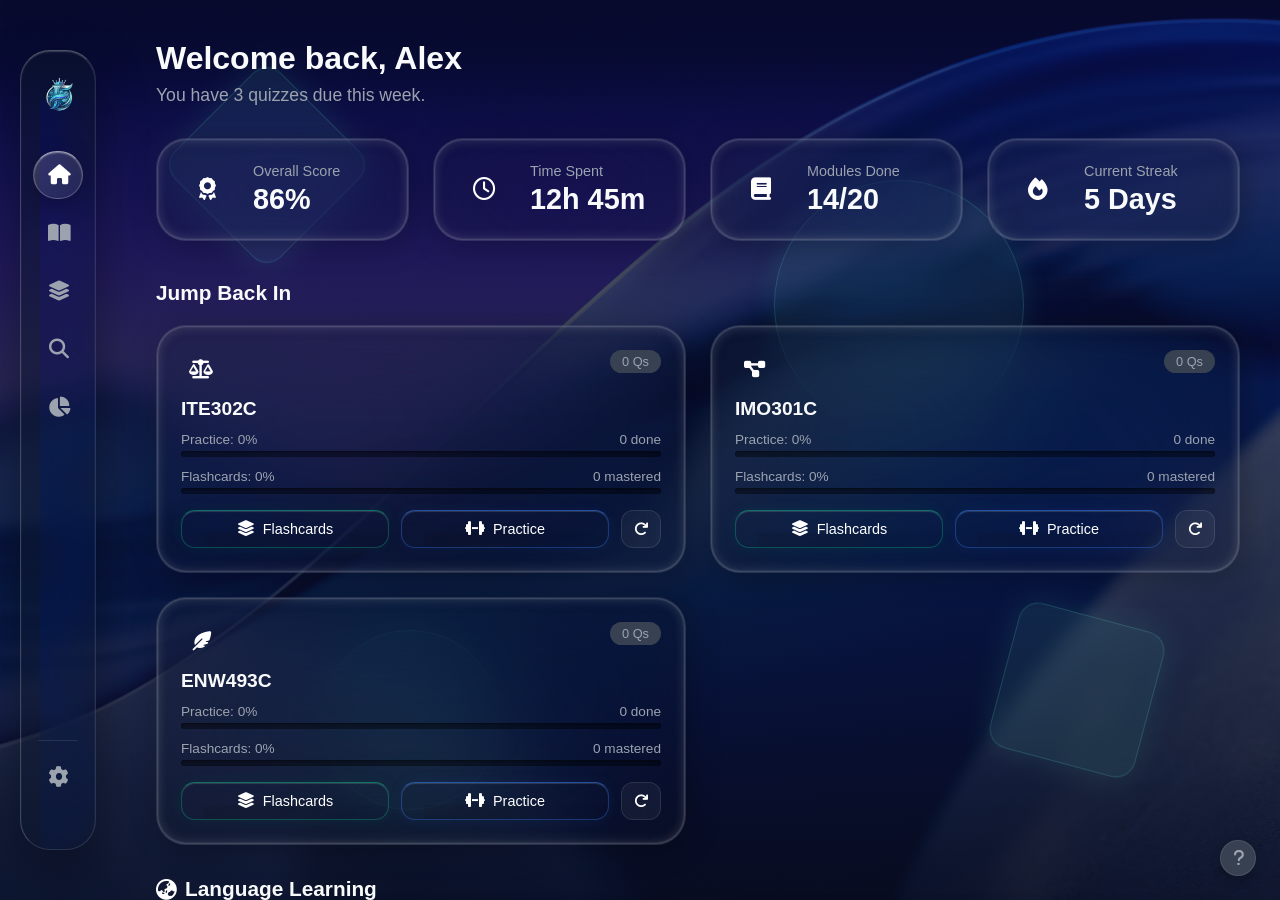
<file: quiz-app/index.html>
<!DOCTYPE html>
<html lang="en" data-theme="dark">

<head>
    <meta charset="UTF-8">
    <meta name="viewport" content="width=device-width, initial-scale=1.0, maximum-scale=1.0, user-scalable=no">
    <title>FMaster - Ultimate Study Platform</title>
    <script>
        // Chỉ chuyển hướng sang PC nếu chiều rộng >= 1024px VÀ không phải là màn hình cảm ứng
        // (iPad Pro M1 có độ phân giải >1024px nhưng maxTouchPoints > 0 nên sẽ không bị chuyển)
        if (window.innerWidth >= 1024 && navigator.maxTouchPoints === 0) {
            window.location.href = "pc_view.html";
        }
    </script>
    <link rel="stylesheet" href="css/styles.css">
    <!-- Font Awesome for Icons -->
    <link rel="stylesheet" href="https://cdnjs.cloudflare.com/ajax/libs/font-awesome/6.4.0/css/all.min.css">
    <!-- Favicon -->
    <link rel="icon" href="img/Logo.png" type="image/png">
</head>

<body>
    <!-- SVG Definitions for Liquid Glass Effect -->
    <svg style="display: none">
        <!-- 
        This SVG defines a custom filter for a liquid glass distortion effect.
        It should be placed somewhere in your HTML (preferably near the top, such as in the <head> or before closing </body>).
      -->
        <filter id="de-glass-distortion" x="0%" y="0%" width="100%" height="100%" filterUnits="objectBoundingBox">

            <!-- 
          1) Turbulence: Generates a noise texture for the distortion
          - `type="fractalNoise"` creates a smoother, cloudy noise
          - `baseFrequency` controls the size and density of the noise
          - `animate` cycles through different seeds to make the distortion look fluid
        -->
            <feTurbulence type="fractalNoise" baseFrequency="0.01 0.01" numOctaves="1" seed="5" result="turbulence">
                <animate attributeName="seed" from="1" to="200" dur="8s" repeatCount="indefinite" />
            </feTurbulence>

            <!-- 
          2) Color Mapping: Controls how the noise affects the RGB channels
          - This stage adjusts the turbulence so it mainly affects the red channel (used for displacement)
          - Green and blue channels are suppressed to reduce distortion in those axes
        -->
            <feComponentTransfer in="turbulence" result="mapped">
                <feFuncR type="gamma" amplitude="1" exponent="10" offset="0.5" />
                <feFuncG type="gamma" amplitude="0" exponent="1" offset="0" />
                <feFuncB type="gamma" amplitude="0" exponent="1" offset="0.5" />
            </feComponentTransfer>

            <!-- 
          3) Blur: Softens the turbulence map for smoother distortion
        -->
            <feGaussianBlur in="turbulence" stdDeviation="3" result="softMap" />

            <!-- 
          4) Lighting: Adds a specular light highlight based on the noise shape
          - Simulates light reflecting off a bumpy glass surface
        -->
            <feSpecularLighting in="softMap" surfaceScale="5" specularConstant="1" specularExponent="100"
                lighting-color="white" result="specLight">
                <fePointLight x="-200" y="-200" z="300" />
            </feSpecularLighting>

            <!-- 
          5) Composite: Merges the lighting effect with the noise
        -->
            <feComposite in="specLight" operator="arithmetic" k1="0" k2="1" k3="1" k4="0" result="litImage" />

            <!-- 
          6) Displacement: Distorts the original graphic using the noise map
          - `scale` controls intensity
          - `xChannelSelector="R"` means distortion is driven by the red channel
          - `yChannelSelector="G"` uses the (mostly suppressed) green channel
        -->
            <feDisplacementMap in="SourceGraphic" in2="softMap" scale="150" xChannelSelector="R" yChannelSelector="G" />

        </filter>
    </svg>

    <!-- Background 3D Geometric Shapes -->
    <div class="bg-shapes">
        <div class="shape cube cube-1"></div>
        <div class="shape cube cube-2"></div>
        <div class="shape sphere sphere-1"></div>
        <div class="shape sphere sphere-2"></div>
    </div>

    <div class="app-container">
        <!-- Dashboard View (Home) -->
        <section id="dashboard-view" class="view hidden">
            <header class="app-header">
                <div class="flex-align">
                    <button class="icon-btn mr-2" id="btn-back-subjects"><i class="fas fa-arrow-left"></i></button>
                    <h1>Dashboard</h1>
                </div>
                <div class="header-actions">
                    <button class="icon-btn theme-toggle"><i class="fas fa-moon"></i></button>
                </div>
            </header>

            <div class="content scrollable pb-bar">
                <div class="card progress-card">
                    <div class="progress-header">
                        <span class="label">REVIEWED</span>
                        <span class="numbers-cyan"><span id="reviewed-count">0</span>/<span
                                id="reviewed-total">299</span></span>
                    </div>
                    <div class="progress-bar-container mt-2 mb-4">
                        <div class="progress-bar-fill" id="reviewed-progress" style="width: 0%"></div>
                    </div>

                    <div class="progress-header">
                        <span class="label text-gray">Correct Rate</span>
                        <span class="numbers-cyan text-xl" id="correct-rate">0%</span>
                    </div>

                    <div class="stats-grid mt-4">
                        <div class="stat-item">
                            <h3 class="stat-num text-cyan" id="stat-correct">0</h3>
                            <span class="stat-label">Correct</span>
                        </div>
                        <div class="stat-item">
                            <h3 class="stat-num text-red" id="stat-wrong">0</h3>
                            <span class="stat-label">Wrong</span>
                        </div>
                        <div class="stat-item">
                            <h3 class="stat-num text-gray" id="stat-skipped">0</h3>
                            <span class="stat-label">Skipped</span>
                        </div>
                    </div>
                </div>

                <div class="section-header mt-6">STUDY MODE</div>
                <div class="mode-toggle">
                    <button class="mode-btn active" id="btn-practice-mode">Practice Mode</button>
                    <button class="mode-btn" id="btn-exam-mode">Exam Mode</button>
                </div>

                <div class="action-cards mt-4">
                    <button class="action-card" id="btn-continue">
                        <div class="action-icon">
                            <i class="fas fa-sync-alt"></i>
                        </div>
                        <div class="action-text">
                            <h3>Continue Last Question</h3>
                            <p id="continue-desc">Question #1</p>
                        </div>
                        <i class="fas fa-chevron-right text-gray"></i>
                    </button>

                    <button class="action-card mt-3" id="btn-new-session">
                        <div class="action-icon">
                            <i class="fas fa-plus"></i>
                        </div>
                        <div class="action-text">
                            <h3>Start New Session</h3>
                            <p id="new-session-desc">Begin from question #1</p>
                        </div>
                        <i class="fas fa-chevron-right text-gray"></i>
                    </button>
                </div>

                <div class="section-header mt-6 mb-4">STATISTICS</div>

                <div class="card chart-card text-center mb-4">
                    <div class="donut-chart mx-auto" id="donut-chart">
                        <div class="donut-inner">
                            <h2 id="accuracy-display" class="text-color-main">67%</h2>
                            <span class="text-gray text-xs">Accuracy</span>
                        </div>
                    </div>
                    <div class="progress-bar-container mt-6 mb-2">
                        <div class="progress-bar-fill bg-cyan" id="stats-overall-progress" style="width: 40%"></div>
                    </div>
                    <p class="text-gray text-sm" id="stats-answered-text">12/30 questions answered</p>
                </div>

                <div class="stats-summary-list mb-6">
                    <div class="stat-row-card">
                        <div class="stat-icon-circle">
                            <i class="fas fa-check-circle"></i>
                        </div>
                        <div class="stat-row-content">
                            <div class="flex-between">
                                <span class="text-color-main font-semibold">Correct</span>
                                <span class="text-color-main font-bold" id="stats-correct-val">12</span>
                            </div>
                            <div class="progress-bar-container mt-2">
                                <div class="progress-bar-fill bg-green" id="bar-correct" style="width: 40%"></div>
                            </div>
                        </div>
                    </div>

                    <div class="stat-row-card mt-3">
                        <div class="stat-icon-circle">
                            <i class="fas fa-times-circle"></i>
                        </div>
                        <div class="stat-row-content">
                            <div class="flex-between">
                                <span class="text-color-main font-semibold">Incorrect</span>
                                <span class="text-color-main font-bold" id="stats-incorrect-val">6</span>
                            </div>
                            <div class="progress-bar-container mt-2">
                                <div class="progress-bar-fill bg-red" id="bar-incorrect" style="width: 20%"></div>
                            </div>
                        </div>
                    </div>

                    <div class="stat-row-card mt-3">
                        <div class="stat-icon-circle">
                            <i class="fas fa-chevron-down"></i>
                        </div>
                        <div class="stat-row-content">
                            <div class="flex-between">
                                <span class="text-color-main font-semibold">Unanswered</span>
                                <span class="text-color-main font-bold" id="stats-unanswered-val">7</span>
                            </div>
                            <div class="progress-bar-container mt-2">
                                <div class="progress-bar-fill bg-cyan" id="bar-unanswered" style="width: 23%"></div>
                            </div>
                        </div>
                    </div>
                </div>

                <div class="section-header mb-4">CATEGORY BREAKDOWN</div>
                <div class="category-list mb-6" id="breakdown-list">
                    <!-- Populated by JS -->
                </div>

                <div class="section-header flex-between mt-6">
                    <span>RECENT QUESTIONS</span>
                    <a href="#" class="text-blue text-sm" style="text-decoration:none;">View All</a>
                </div>
                <div class="recent-list" id="recent-list">
                    <!-- Populated by JS -->
                </div>
            </div>
        </section>

        <!-- Practice View -->
        <section id="practice-view" class="view hidden">
            <header class="app-header">
                <div class="flex-align">
                    <button class="icon-btn mr-2" id="btn-practice-back"><i class="fas fa-arrow-left"></i></button>
                    <h1 id="question-counter" class="text-md" style="font-weight:600; color:var(--primary);">0%</h1>
                </div>
                <div class="header-actions" id="practice-quick-stats"
                    style="display:flex; gap:12px; font-size:0.9rem; align-items:center;">
                    <span style="color:var(--text-muted);" title="Unanswered"><i class="far fa-circle" style="color:#ffffff;"></i> <span
                            id="hdr-unans">0</span></span>
                    <span style="color:var(--text-muted);" title="Correct"><i class="fas fa-check-circle"></i> <span
                            id="hdr-correct">0</span></span>
                    <span style="color:var(--text-muted);" title="Incorrect"><i class="fas fa-times-circle"></i> <span
                            id="hdr-incorrect">0</span></span>
                </div>
            </header>
            <div class="top-progress">
                <div class="top-progress-fill" id="practice-progress" style="width: 5%"></div>
            </div>

            <div class="content scrollable pb-bar">
                <div class="tag-pills mt-2 mb-4" id="practice-tags"
                    style="display: flex; justify-content: space-between; align-items: center; width: 100%;">
                    <div style="display: flex; gap: 8px;">
                        <span class="tag-pill" id="q-type-badge">MCQ</span>
                    </div>
                    <button class="icon-btn" id="btn-favorite" title="Favorite" style="font-size: 1.5rem;"><i
                            class="far fa-star"></i></button>
                </div>

                <div class="question-card" id="question-text">
                    Question text goes here...
                </div>

                <div class="options-container mt-4" id="options-container">
                    <!-- Options populated by JS -->
                </div>

                <!-- Explanation Container (Apple Liquid Glass Design) -->
                <div id="explanation-container" class="explanation-container"></div>
            </div>

        </section>

        <!-- Flashcard View -->
        <section id="flashcard-view" class="view hidden">
            <header class="app-header">
                <div class="flex-align">
                    <button class="icon-btn mr-2" id="btn-flashcard-back"><i class="fas fa-arrow-left"></i></button>
                    <h1 id="fc-counter" class="text-md" style="font-weight:600; color:var(--primary);">0%</h1>
                </div>
                <div class="header-actions">
                    <!-- Flashcards don't use correct/incorrect tracking in this UI -->
                </div>
            </header>
            <div class="top-progress">
                <div class="top-progress-fill" id="fc-progress" style="width: 5%"></div>
            </div>

            <div class="fc-tools"
                style="display: flex; justify-content: space-between; align-items: center; padding: 10px 20px;">
                <span id="fc-q-type" class="tag-pill" style="font-size: 0.75rem;">MCQ</span>

                <div class="mobile-search-box" id="fc-search-container">
                    <input type="text" id="fc-search-input" placeholder="Search ID..." autocomplete="off">
                    <button class="icon-btn" id="fc-search-btn" style="color: var(--text-muted);"><i
                            class="fas fa-search"></i></button>
                </div>
            </div>

            <div class="content pb-bar flex-col-center"
                style="height: calc(100vh - 180px); justify-content: center; overflow: hidden; padding: 20px;">
                <div class="fc-container" id="fc-container">
                    <div class="fc-card" id="fc-card">
                        <!-- Front Face -->
                        <div class="fc-face fc-front" style="align-items: flex-start;">
                            <div class="fc-content flex-col w-full" style="margin: auto 0;">
                                <div id="fc-question-text" class="mb-4">
                                    Question text goes here...
                                </div>
                                <div id="fc-options-container" class="options-container w-full">
                                    <!-- Options populated by JS -->
                                </div>
                            </div>
                        </div>
                        <!-- Back Face -->
                        <div class="fc-face fc-back">
                            <div class="fc-content w-full h-full flex-col"
                                style="justify-content: flex-start; text-align: left; align-items: flex-start; overflow-y: auto;">
                                <div class="fc-answer-label text-sm text-cyan mb-2" style="align-self: flex-start;">
                                    CORRECT ANSWER</div>
                                <div id="fc-answer-text" class="text-color-main font-semibold mb-4"
                                    style="font-size: 1.1rem; align-self: flex-start;">Answer goes here...</div>

                                <hr id="fc-divider" class="w-full my-4"
                                    style="border: 0; border-top: 1px solid rgba(255, 255, 255, 0.1);">

                                <div id="fc-explanation-text" class="text-sm text-gray" style="align-self: flex-start;">
                                    Explanation goes here...</div>
                            </div>
                        </div>
                    </div>
                </div>
            </div>
        </section>

        <!-- Bank View -->
        <section id="bank-view" class="view hidden">
            <header class="app-header">
                <h1>Question Bank</h1>
                <div class="header-actions">
                    <button class="icon-btn"><i class="fas fa-plus"></i></button>
                    <button class="icon-btn"><i class="fas fa-ellipsis-h"></i></button>
                </div>
            </header>

            <div class="content scrollable pb-bar">
                <div class="filter-pills mt-2" id="bank-filters">
                    <button class="pill active" data-filter="all">All <span id="count-all">0</span></button>
                    <button class="pill" data-filter="favorites">Favorites <span id="count-favorites">0</span></button>
                    <button class="pill" data-filter="correct">Correct <span id="count-correct">0</span></button>
                    <button class="pill" data-filter="incorrect">Incorrect <span id="count-incorrect">0</span></button>
                    <button class="pill" data-filter="single">Single <span id="count-single">0</span></button>
                    <button class="pill" data-filter="multiple">Multiple <span id="count-multiple">0</span></button>
                    <button class="pill" data-filter="tf">T/F <span id="count-tf">0</span></button>
                </div>

                <div class="search-bar mt-4">
                    <i class="fas fa-search"></i>
                    <input type="text" id="bank-search" placeholder="Search questions...">
                </div>

                <div class="bank-grid mt-4" id="bank-grid">
                    <!-- Populated by JS -->
                </div>
            </div>
        </section>

        <!-- Settings View -->
        <section id="settings-view" class="view hidden">
            <header class="app-header">
                <h1>Settings</h1>
            </header>
            <div class="content scrollable pb-bar flex-center-col">
                <div class="theme-switcher-container">
                    <div class="theme-switcher-vertical" id="vertical-theme-toggle">
                        <div class="switcher-thumb"></div>
                        <div class="switcher-icon light-icon"><i class="fas fa-sun"></i></div>
                        <div class="switcher-icon dark-icon"><i class="fas fa-moon"></i></div>
                    </div>
                </div>
            </div>
        </section>

        <!-- Subject Select View -->
        <section id="subject-select-view" class="view active">
            <div class="welcome-header">
                <img src="img/Logo.png" alt="FMaster Logo"
                    style="height: 60px; width: auto; object-fit: contain; margin-bottom: 12px; display: inline-block;">
                <h1>Welcome!</h1>
                <p>What would you like to learn today?</p>
            </div>
            <div class="content scrollable" style="padding-top: 10px;">
                <div class="subject-grid" id="subject-grid"></div>
            </div>
        </section>

        <!-- Bottom Navigation Bar -->
        <nav class="bottom-nav hidden" id="bottom-nav">
            <div class="nav-indicator" id="nav-indicator"></div>
            <button class="nav-item active" data-target="dashboard-view" data-index="0" data-label="Dashboard">
                <i class="fas fa-home"></i>
            </button>
            <button class="nav-item" data-target="practice-view" data-index="1" data-label="Practice">
                <i class="fas fa-book-open"></i>
            </button>
            <button class="nav-item" data-target="bank-view" data-index="2" data-label="Explorer">
                <i class="fas fa-search"></i>
            </button>
            <button class="nav-item" data-target="flashcard-view" data-index="3" data-label="Flashcards">
                <i class="fas fa-clone"></i>
            </button>
            <button class="nav-item" data-target="settings-view" data-index="4" data-label="Settings">
                <i class="fas fa-cog"></i>
            </button>
        </nav>
    </div>

    <!-- Toast Notification Container -->
    <div id="toast-container" class="toast-container"></div>

    <script type="module" src="js/app.js"></script>
</body>

</html>
</file>
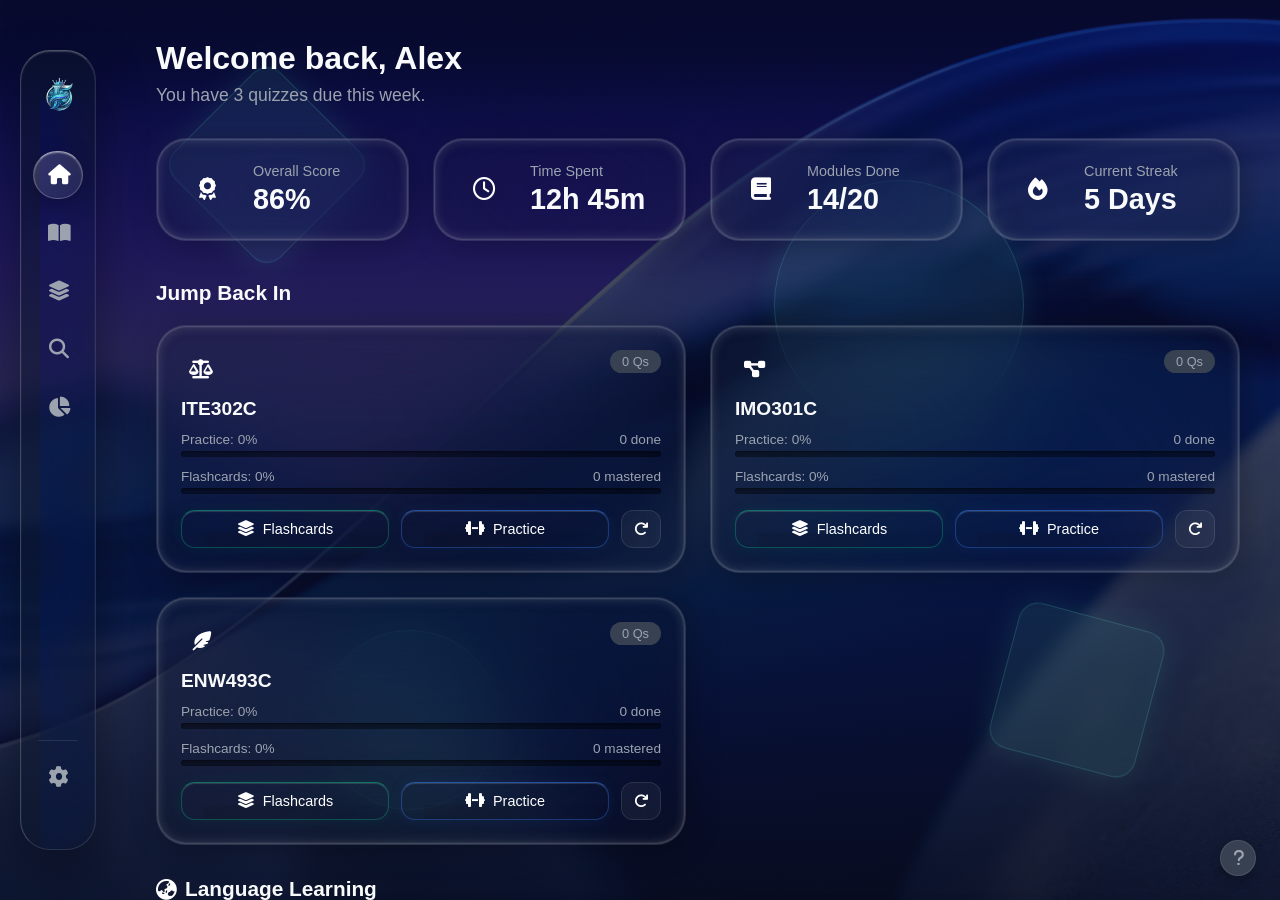
<file: quiz-app/mobile_view.html>
<!DOCTYPE html>
<html lang="en" data-theme="dark">

<head>
    <meta charset="UTF-8">
    <meta name="viewport" content="width=device-width, initial-scale=1.0, maximum-scale=1.0, user-scalable=no">
    <title>FMaster - Ultimate Study Platform</title>
    <script>
        // Chỉ chuyển hướng sang PC nếu chiều rộng >= 1024px VÀ không phải là màn hình cảm ứng
        // (iPad Pro M1 có độ phân giải >1024px nhưng maxTouchPoints > 0 nên sẽ không bị chuyển)
        if (window.innerWidth >= 1024 && navigator.maxTouchPoints === 0) {
            window.location.href = "pc_view.html";
        }
    </script>
    <link rel="stylesheet" href="css/styles.css">
    <!-- Font Awesome for Icons -->
    <link rel="stylesheet" href="https://cdnjs.cloudflare.com/ajax/libs/font-awesome/6.4.0/css/all.min.css">
    <!-- Favicon -->
    <link rel="icon" href="img/Logo.png" type="image/png">
</head>

<body>
    <!-- SVG Definitions for Liquid Glass Effect -->
    <svg style="display: none">
        <!-- 
        This SVG defines a custom filter for a liquid glass distortion effect.
        It should be placed somewhere in your HTML (preferably near the top, such as in the <head> or before closing </body>).
      -->
        <filter id="de-glass-distortion" x="0%" y="0%" width="100%" height="100%" filterUnits="objectBoundingBox">

            <!-- 
          1) Turbulence: Generates a noise texture for the distortion
          - `type="fractalNoise"` creates a smoother, cloudy noise
          - `baseFrequency` controls the size and density of the noise
          - `animate` cycles through different seeds to make the distortion look fluid
        -->
            <feTurbulence type="fractalNoise" baseFrequency="0.01 0.01" numOctaves="1" seed="5" result="turbulence">
                <animate attributeName="seed" from="1" to="200" dur="8s" repeatCount="indefinite" />
            </feTurbulence>

            <!-- 
          2) Color Mapping: Controls how the noise affects the RGB channels
          - This stage adjusts the turbulence so it mainly affects the red channel (used for displacement)
          - Green and blue channels are suppressed to reduce distortion in those axes
        -->
            <feComponentTransfer in="turbulence" result="mapped">
                <feFuncR type="gamma" amplitude="1" exponent="10" offset="0.5" />
                <feFuncG type="gamma" amplitude="0" exponent="1" offset="0" />
                <feFuncB type="gamma" amplitude="0" exponent="1" offset="0.5" />
            </feComponentTransfer>

            <!-- 
          3) Blur: Softens the turbulence map for smoother distortion
        -->
            <feGaussianBlur in="turbulence" stdDeviation="3" result="softMap" />

            <!-- 
          4) Lighting: Adds a specular light highlight based on the noise shape
          - Simulates light reflecting off a bumpy glass surface
        -->
            <feSpecularLighting in="softMap" surfaceScale="5" specularConstant="1" specularExponent="100"
                lighting-color="white" result="specLight">
                <fePointLight x="-200" y="-200" z="300" />
            </feSpecularLighting>

            <!-- 
          5) Composite: Merges the lighting effect with the noise
        -->
            <feComposite in="specLight" operator="arithmetic" k1="0" k2="1" k3="1" k4="0" result="litImage" />

            <!-- 
          6) Displacement: Distorts the original graphic using the noise map
          - `scale` controls intensity
          - `xChannelSelector="R"` means distortion is driven by the red channel
          - `yChannelSelector="G"` uses the (mostly suppressed) green channel
        -->
            <feDisplacementMap in="SourceGraphic" in2="softMap" scale="150" xChannelSelector="R" yChannelSelector="G" />

        </filter>
    </svg>

    <!-- Background 3D Geometric Shapes -->
    <div class="bg-shapes">
        <div class="shape cube cube-1"></div>
        <div class="shape cube cube-2"></div>
        <div class="shape sphere sphere-1"></div>
        <div class="shape sphere sphere-2"></div>
    </div>

    <div class="app-container">
        <!-- Dashboard View (Home) -->
        <section id="dashboard-view" class="view hidden">
            <header class="app-header">
                <div class="flex-align">
                    <button class="icon-btn mr-2" id="btn-back-subjects"><i class="fas fa-arrow-left"></i></button>
                    <h1>Dashboard</h1>
                </div>
                <div class="header-actions">
                    <button class="icon-btn theme-toggle"><i class="fas fa-moon"></i></button>
                </div>
            </header>

            <div class="content scrollable pb-bar">
                <div class="card progress-card">
                    <div class="progress-header">
                        <span class="label">REVIEWED</span>
                        <span class="numbers-cyan"><span id="reviewed-count">0</span>/<span
                                id="reviewed-total">299</span></span>
                    </div>
                    <div class="progress-bar-container mt-2 mb-4">
                        <div class="progress-bar-fill" id="reviewed-progress" style="width: 0%"></div>
                    </div>

                    <div class="progress-header">
                        <span class="label text-gray">Correct Rate</span>
                        <span class="numbers-cyan text-xl" id="correct-rate">0%</span>
                    </div>

                    <div class="stats-grid mt-4">
                        <div class="stat-item">
                            <h3 class="stat-num text-cyan" id="stat-correct">0</h3>
                            <span class="stat-label">Correct</span>
                        </div>
                        <div class="stat-item">
                            <h3 class="stat-num text-red" id="stat-wrong">0</h3>
                            <span class="stat-label">Wrong</span>
                        </div>
                        <div class="stat-item">
                            <h3 class="stat-num text-gray" id="stat-skipped">0</h3>
                            <span class="stat-label">Skipped</span>
                        </div>
                    </div>
                </div>

                <div class="section-header mt-6">STUDY MODE</div>
                <div class="mode-toggle">
                    <button class="mode-btn active" id="btn-practice-mode">Practice Mode</button>
                    <button class="mode-btn" id="btn-exam-mode">Exam Mode</button>
                </div>

                <div class="action-cards mt-4">
                    <button class="action-card" id="btn-continue">
                        <div class="action-icon bg-blue-subtle text-blue">
                            <i class="fas fa-sync-alt"></i>
                        </div>
                        <div class="action-text">
                            <h3>Continue Last Question</h3>
                            <p id="continue-desc">Question #1</p>
                        </div>
                        <i class="fas fa-chevron-right text-gray"></i>
                    </button>

                    <button class="action-card mt-3" id="btn-new-session">
                        <div class="action-icon bg-blue-subtle text-blue">
                            <i class="fas fa-plus"></i>
                        </div>
                        <div class="action-text">
                            <h3>Start New Session</h3>
                            <p id="new-session-desc">Begin from question #1</p>
                        </div>
                        <i class="fas fa-chevron-right text-gray"></i>
                    </button>
                </div>

                <div class="section-header mt-6 mb-4">STATISTICS</div>

                <div class="card chart-card text-center mb-4">
                    <div class="donut-chart mx-auto" id="donut-chart">
                        <div class="donut-inner">
                            <h2 id="accuracy-display" class="text-color-main">67%</h2>
                            <span class="text-gray text-xs">Accuracy</span>
                        </div>
                    </div>
                    <div class="progress-bar-container mt-6 mb-2">
                        <div class="progress-bar-fill bg-cyan" id="stats-overall-progress" style="width: 40%"></div>
                    </div>
                    <p class="text-gray text-sm" id="stats-answered-text">12/30 questions answered</p>
                </div>

                <div class="stats-summary-list mb-6">
                    <div class="stat-row-card">
                        <div class="stat-icon-circle bg-green-subtle text-green">
                            <i class="fas fa-check-circle"></i>
                        </div>
                        <div class="stat-row-content">
                            <div class="flex-between">
                                <span class="text-color-main font-semibold">Correct</span>
                                <span class="text-green font-bold" id="stats-correct-val">12</span>
                            </div>
                            <div class="progress-bar-container mt-2">
                                <div class="progress-bar-fill bg-green" id="bar-correct" style="width: 40%"></div>
                            </div>
                        </div>
                    </div>

                    <div class="stat-row-card mt-3">
                        <div class="stat-icon-circle bg-red-subtle text-red">
                            <i class="fas fa-times-circle"></i>
                        </div>
                        <div class="stat-row-content">
                            <div class="flex-between">
                                <span class="text-color-main font-semibold">Incorrect</span>
                                <span class="text-red font-bold" id="stats-incorrect-val">6</span>
                            </div>
                            <div class="progress-bar-container mt-2">
                                <div class="progress-bar-fill bg-red" id="bar-incorrect" style="width: 20%"></div>
                            </div>
                        </div>
                    </div>

                    <div class="stat-row-card mt-3">
                        <div class="stat-icon-circle bg-gray-subtle text-gray">
                            <i class="fas fa-chevron-down"></i>
                        </div>
                        <div class="stat-row-content">
                            <div class="flex-between">
                                <span class="text-color-main font-semibold">Unanswered</span>
                                <span class="text-color-main font-bold" id="stats-unanswered-val">7</span>
                            </div>
                            <div class="progress-bar-container mt-2">
                                <div class="progress-bar-fill bg-cyan" id="bar-unanswered" style="width: 23%"></div>
                            </div>
                        </div>
                    </div>
                </div>

                <div class="section-header mb-4">CATEGORY BREAKDOWN</div>
                <div class="category-list mb-6" id="breakdown-list">
                    <!-- Populated by JS -->
                </div>

                <div class="section-header flex-between mt-6">
                    <span>RECENT QUESTIONS</span>
                    <a href="#" class="text-blue text-sm" style="text-decoration:none;">View All</a>
                </div>
                <div class="recent-list" id="recent-list">
                    <!-- Populated by JS -->
                </div>
            </div>
        </section>

        <!-- Practice View -->
        <section id="practice-view" class="view hidden">
            <header class="app-header">
                <div class="flex-align">
                    <button class="icon-btn mr-2" id="btn-practice-back"><i class="fas fa-arrow-left"></i></button>
                    <h1 id="question-counter" class="text-md" style="font-weight:600; color:var(--primary);">0%</h1>
                </div>
                <div class="header-actions" id="practice-quick-stats"
                    style="display:flex; gap:12px; font-size:0.9rem; align-items:center;">
                    <span style="color:var(--text-muted);" title="Unanswered"><i class="far fa-circle"></i> <span
                            id="hdr-unans">0</span></span>
                    <span style="color:#34d399;" title="Correct"><i class="fas fa-check-circle"></i> <span
                            id="hdr-correct">0</span></span>
                    <span style="color:#f87171;" title="Incorrect"><i class="fas fa-times-circle"></i> <span
                            id="hdr-incorrect">0</span></span>
                </div>
            </header>
            <div class="top-progress">
                <div class="top-progress-fill" id="practice-progress" style="width: 5%"></div>
            </div>

            <div class="content scrollable pb-bar">
                <div class="tag-pills mt-2 mb-4" id="practice-tags"
                    style="display: flex; justify-content: space-between; align-items: center; width: 100%;">
                    <div style="display: flex; gap: 8px;">
                        <span class="tag-pill" id="q-type-badge">MCQ</span>
                    </div>
                    <button class="icon-btn" id="btn-favorite" title="Favorite" style="font-size: 1.5rem;"><i
                            class="far fa-star"></i></button>
                </div>

                <div class="question-card" id="question-text">
                    Question text goes here...
                </div>

                <div class="options-container mt-4" id="options-container">
                    <!-- Options populated by JS -->
                </div>
            </div>

        </section>

        <!-- Flashcard View -->
        <section id="flashcard-view" class="view hidden">
            <header class="app-header">
                <div class="flex-align">
                    <button class="icon-btn mr-2" id="btn-flashcard-back"><i class="fas fa-arrow-left"></i></button>
                    <h1 id="fc-counter" class="text-md" style="font-weight:600; color:var(--primary);">0%</h1>
                </div>
                <div class="header-actions">
                    <!-- Flashcards don't use correct/incorrect tracking in this UI -->
                </div>
            </header>
            <div class="top-progress">
                <div class="top-progress-fill" id="fc-progress" style="width: 5%"></div>
            </div>

            <div class="fc-tools"
                style="display: flex; justify-content: space-between; align-items: center; padding: 10px 20px;">
                <span id="fc-q-type" class="tag-pill" style="font-size: 0.75rem;">MCQ</span>

                <div class="mobile-search-box" id="fc-search-container">
                    <input type="text" id="fc-search-input" placeholder="Search ID..." autocomplete="off">
                    <button class="icon-btn" id="fc-search-btn" style="color: var(--text-muted);"><i
                            class="fas fa-search"></i></button>
                </div>
            </div>

            <div class="content pb-bar flex-col-center"
                style="height: calc(100vh - 180px); justify-content: center; overflow: hidden; padding: 20px;">
                <div class="fc-container" id="fc-container">
                    <div class="fc-card" id="fc-card">
                        <!-- Front Face -->
                        <div class="fc-face fc-front" style="align-items: flex-start;">
                            <div class="fc-content flex-col w-full" style="margin: auto 0;">
                                <div id="fc-question-text" class="mb-4">
                                    Question text goes here...
                                </div>
                                <div id="fc-options-container" class="options-container w-full">
                                    <!-- Options populated by JS -->
                                </div>
                            </div>
                        </div>
                        <!-- Back Face -->
                        <div class="fc-face fc-back">
                            <div class="fc-content w-full h-full flex-col"
                                style="justify-content: flex-start; text-align: left; align-items: flex-start; overflow-y: auto;">
                                <div class="fc-answer-label text-sm text-cyan mb-2" style="align-self: flex-start;">
                                    CORRECT ANSWER</div>
                                <div id="fc-answer-text" class="text-color-main font-semibold mb-4"
                                    style="font-size: 1.1rem; align-self: flex-start;">Answer goes here...</div>

                                <hr id="fc-divider" class="w-full my-4"
                                    style="border: 0; border-top: 1px solid rgba(255, 255, 255, 0.1);">

                                <div id="fc-explanation-text" class="text-sm text-gray" style="align-self: flex-start;">
                                    Explanation goes here...</div>
                            </div>
                        </div>
                    </div>
                </div>
            </div>
        </section>

        <!-- Bank View -->
        <section id="bank-view" class="view hidden">
            <header class="app-header">
                <h1>Question Bank</h1>
                <div class="header-actions">
                    <button class="icon-btn"><i class="fas fa-plus"></i></button>
                    <button class="icon-btn"><i class="fas fa-ellipsis-h"></i></button>
                </div>
            </header>

            <div class="content scrollable pb-bar">
                <div class="filter-pills mt-2" id="bank-filters">
                    <button class="pill active" data-filter="all">All <span id="count-all">0</span></button>
                    <button class="pill" data-filter="favorites">Favorites <span id="count-favorites">0</span></button>
                    <button class="pill" data-filter="correct">Correct <span id="count-correct">0</span></button>
                    <button class="pill" data-filter="incorrect">Incorrect <span id="count-incorrect">0</span></button>
                    <button class="pill" data-filter="single">Single <span id="count-single">0</span></button>
                    <button class="pill" data-filter="multiple">Multiple <span id="count-multiple">0</span></button>
                    <button class="pill" data-filter="tf">T/F <span id="count-tf">0</span></button>
                </div>

                <div class="search-bar mt-4">
                    <i class="fas fa-search"></i>
                    <input type="text" id="bank-search" placeholder="Search questions...">
                </div>

                <div class="bank-grid mt-4" id="bank-grid">
                    <!-- Populated by JS -->
                </div>
            </div>
        </section>

        <!-- Settings View -->
        <section id="settings-view" class="view hidden">
            <header class="app-header">
                <h1>Settings</h1>
            </header>
            <div class="content scrollable pb-bar flex-center-col">
                <div class="theme-switcher-container">
                    <div class="theme-switcher-vertical" id="vertical-theme-toggle">
                        <div class="switcher-thumb"></div>
                        <div class="switcher-icon light-icon"><i class="fas fa-sun"></i></div>
                        <div class="switcher-icon dark-icon"><i class="fas fa-moon"></i></div>
                    </div>
                </div>
            </div>
        </section>

        <!-- Subject Select View -->
        <section id="subject-select-view" class="view active">
            <div class="welcome-header">
                <img src="img/Logo.png" alt="FMaster Logo"
                    style="height: 60px; width: auto; object-fit: contain; margin-bottom: 12px; display: inline-block;">
                <h1>Welcome!</h1>
                <p>What would you like to learn today?</p>
            </div>
            <div class="content scrollable" style="padding-top: 10px;">
                <div class="subject-grid" id="subject-grid"></div>
            </div>
        </section>

        <!-- Bottom Navigation Bar -->
        <nav class="bottom-nav hidden" id="bottom-nav">
            <div class="nav-indicator" id="nav-indicator"></div>
            <button class="nav-item active" data-target="dashboard-view" data-index="0">
                <i class="fas fa-home"></i>
            </button>
            <button class="nav-item" data-target="practice-view" data-index="1">
                <i class="fas fa-book-open"></i>
            </button>
            <button class="nav-item" data-target="bank-view" data-index="2">
                <i class="fas fa-search"></i>
            </button>
            <button class="nav-item" data-target="flashcard-view" data-index="3">
                <i class="fas fa-clone"></i>
            </button>
            <button class="nav-item" data-target="settings-view" data-index="4">
                <i class="fas fa-cog"></i>
            </button>
        </nav>
    </div>

    <!-- Toast Notification Container -->
    <div id="toast-container" class="toast-container"></div>

    <script type="module" src="js/app.js"></script>
</body>

</html>
</file>
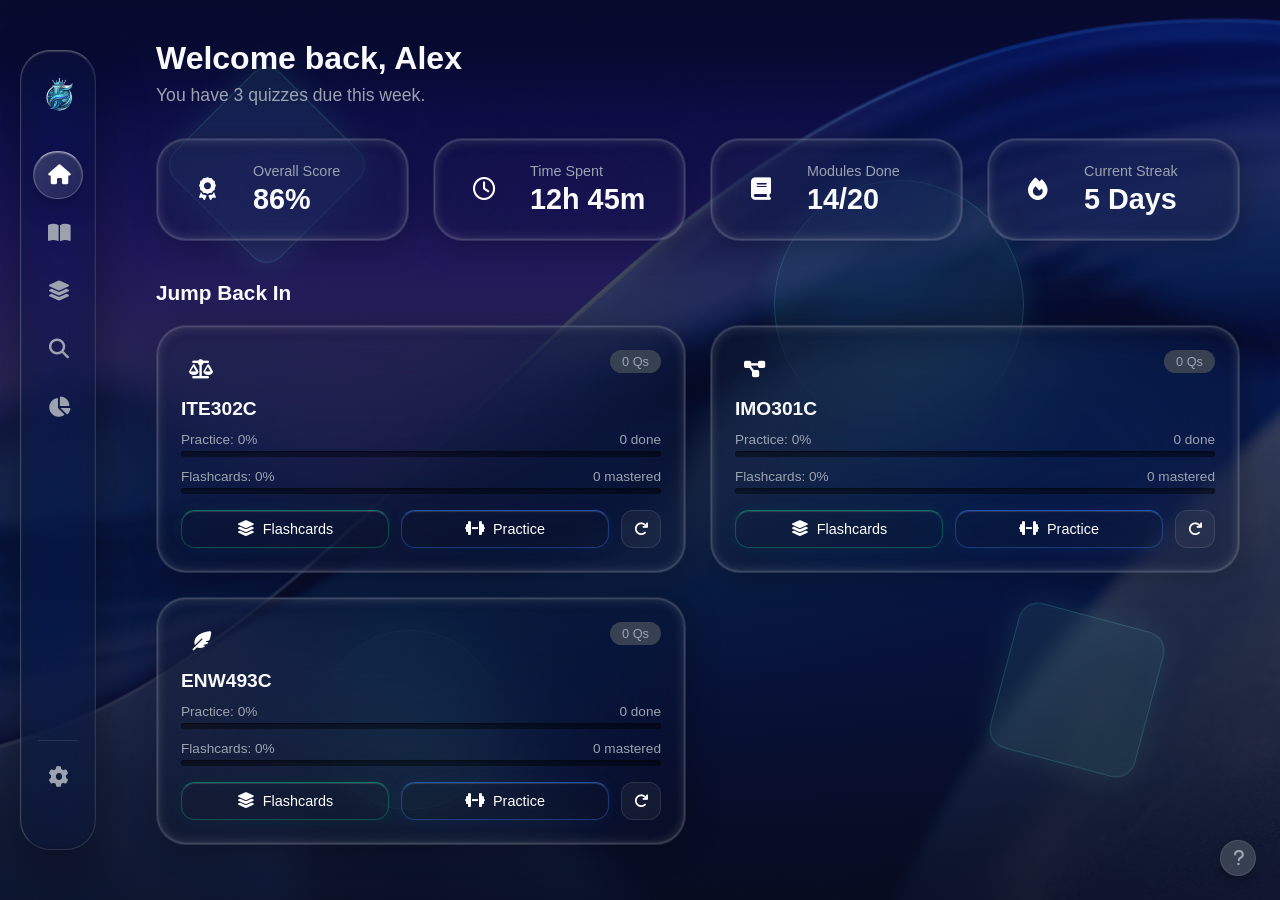
<file: quiz-app/pc.html>
<!DOCTYPE html>
<html lang="en">

<head>
    <meta charset="UTF-8">
    <meta name="viewport" content="width=device-width, initial-scale=1.0, maximum-scale=1.0, user-scalable=no">
    <title>FMaster - Ultimate Study Platform</title>
    <script>
        // Chuyển hướng về Mobile nếu chiều rộng < 1024px HOẶC là màn hình cảm ứng
        // (Bảo vệ iPad Pro M1 luôn ở lại phiên bản index.html)
        if (window.innerWidth < 1024 || navigator.maxTouchPoints > 0) {
            window.location.href = "index.html";
        }
    </script>
    <link rel="stylesheet" href="css/stylePC.css">
    <!-- Font Awesome for Icons -->
    <link rel="stylesheet" href="https://cdnjs.cloudflare.com/ajax/libs/font-awesome/6.4.0/css/all.min.css">
    <!-- Favicon -->
    <link rel="icon" href="img/Logo.png" type="image/png">
</head>

<body>



    <!-- Background 3D Geometric Shapes -->
    <div class="bg-shapes">
        <div class="shape cube cube-1"></div>
        <div class="shape cube cube-2"></div>
        <div class="shape sphere sphere-1"></div>
        <div class="shape sphere sphere-2"></div>
    </div>

    <!-- SIDEBAR -->
    <aside class="sidebar">
        <div class="logo">
            <img src="img/Logo.png" alt="FMaster Logo" style="height: 36px; width: auto; object-fit: contain;">
            <span>FMaster</span>
        </div>

        <nav class="nav-menu">
            <div class="nav-active-bg"></div>
            <button class="nav-item active" data-target="home-view">
                <i class="fas fa-home"></i> Home
            </button>
            <button class="nav-item" data-target="practice-view">
                <i class="fas fa-book-open"></i> Practice
            </button>
            <button class="nav-item" data-target="flashcard-view">
                <i class="fas fa-layer-group"></i> Flashcards
            </button>
            <button class="nav-item" data-target="search-view">
                <i class="fas fa-search"></i> Search
            </button>
            <button class="nav-item" data-target="stats-view">
                <i class="fas fa-chart-pie"></i> Statistics
            </button>
        </nav>

        <div style="margin-top: auto; margin-bottom: 12px; height: 1px; background: rgba(255, 255, 255, 0.1); border-radius: 1px; width: 80%; align-self: center;"></div>
        <button class="nav-item" id="btn-settings" style="margin-bottom: 24px;">
            <i class="fas fa-cog"></i> Settings
        </button>
    </aside>

    <!-- MAIN CONTENT -->
    <main class="main-content">

        <!-- HOME VIEW -->
        <section id="home-view" class="view active">
            <div class="page-header">
                <h1>Welcome back, Alex</h1>
                <p>You have 3 quizzes due this week.</p>
            </div>

            <div class="stats-container">
                <div class="stat-card glass-panel">
                    <div class="stat-icon"><i class="fas fa-award"></i></div>
                    <div class="stat-info">
                        <span>Overall Score</span>
                        <h3>86%</h3>
                    </div>
                </div>
                <div class="stat-card glass-panel">
                    <div class="stat-icon"><i class="far fa-clock"></i></div>
                    <div class="stat-info">
                        <span>Time Spent</span>
                        <h3>12h 45m</h3>
                    </div>
                </div>
                <div class="stat-card glass-panel">
                    <div class="stat-icon"><i class="fas fa-book"></i></div>
                    <div class="stat-info">
                        <span>Modules Done</span>
                        <h3>14/20</h3>
                    </div>
                </div>
                <!-- Thẻ thống kê thứ 4 mới thêm -->
                <div class="stat-card glass-panel">
                    <div class="stat-icon" style="color: var(--success);"><i class="fas fa-fire"></i></div>
                    <div class="stat-info">
                        <span>Current Streak</span>
                        <h3>5 Days</h3>
                    </div>
                </div>
            </div>

            <h2 class="section-title">Jump Back In</h2>
            <div class="jump-back-grid" id="subjects-grid">
                <!-- Subject cards will be dynamically injected here by pc.js -->
            </div>
        </section>

        <!-- PRACTICE VIEW -->
        <section id="practice-view" class="view">
            <div class="practice-header" style="justify-content: flex-end;">
                <div style="display:flex; gap: 12px; align-items: center; width: 100%; justify-content: flex-end;">
                    <div class="search-box practice-quick-search">
                        <input type="text" id="quick-search-input" placeholder="Search in quiz..." autocomplete="off">
                        <button class="btn-ghost" id="btn-quick-search" title="Search"><i
                                class="fas fa-search"></i></button>
                        <div id="quick-search-dropdown" class="quick-search-dropdown"></div>
                    </div>
                </div>
            </div>

            <!-- Real-time Progress Bar -->
            <div class="practice-progress-container"
                style="padding: 0; margin: 0px auto 0px auto; display: flex; flex-direction: column; gap: 12px; width: 100%; max-width: 800px; border: none;">
                <div class="progress-bar-track"
                    style="width: 100%; height: 8px; background: rgba(255,255,255,0.1); border-radius: 4px; overflow: hidden; box-shadow: inset 0 1px 3px rgba(0,0,0,0.2);">
                    <div class="progress-bar-fill" id="practice-progress-fill"
                        style="height: 100%; width: 0%; background: linear-gradient(90deg, #00F2FE, #4FACFE); border-radius: 4px; transition: width 0.4s ease;">
                    </div>
                </div>
                <div style="display: flex; justify-content: space-between; align-items: center; width: 100%;">
                    <div class="progress-text" style="font-size: 0.85rem; color: var(--text-muted); font-weight: 500;">
                        Progress: <span id="practice-progress-text">0 / 0</span>
                    </div>
                    <div class="progress-stats" style="display: flex; gap: 16px;">
                        <div class="stat-badge"
                            style="display: flex; align-items: center; gap: 6px; font-size: 0.9rem; font-weight: 600;">
                            <i class="fas fa-circle" style="color: var(--text-muted); font-size: 0.6rem;"></i>
                            <span id="practice-stat-unanswered" style="color: var(--text-main);">0</span>
                        </div>
                        <div class="stat-badge"
                            style="display: flex; align-items: center; gap: 6px; font-size: 0.9rem; font-weight: 600;">
                            <i class="fas fa-check-circle" style="color: var(--success);"></i>
                            <span id="practice-stat-correct" style="color: var(--success);">0</span>
                        </div>
                        <div class="stat-badge"
                            style="display: flex; align-items: center; gap: 6px; font-size: 0.9rem; font-weight: 600;">
                            <i class="fas fa-times-circle" style="color: var(--danger);"></i>
                            <span id="practice-stat-incorrect" style="color: var(--danger);">0</span>
                        </div>
                    </div>
                </div>
            </div>

            <div class="carousel-wrapper" id="carousel-container">
                <button class="carousel-arrow left-arrow" id="btn-carousel-prev" title="Previous Question">
                    <i class="fas fa-chevron-left"></i>
                </button>

                <div class="question-container glass-panel" id="question-card">
                    <div
                        style="display: flex; justify-content: space-between; align-items: flex-start; margin-bottom: 16px;">
                        <div class="question-indicator"
                            style="color: var(--text-muted); font-size: 0.85rem; font-weight: 600; letter-spacing: 1px; padding-top: 8px;">
                        </div>
                        <div style="display: flex; gap: 12px;">
                            <button class="btn-action" id="btn-favorite" title="Favorite">
                                <i class="fas fa-star"></i>
                            </button>
                            <button class="btn-action" id="btn-note" title="Note">
                                <i class="fas fa-sticky-note"></i>
                            </button>
                        </div>
                    </div>
                    <h2 class="question-text">
                        Which organelle is primarily responsible for the production of ATP (adenosine triphosphate) in a
                        eukaryotic cell?
                    </h2>

                    <div class="options-list">
                        <button class="option-btn">Mitochondria</button>
                        <button class="option-btn">Nucleus</button>
                        <button class="option-btn">Ribosome</button>
                        <button class="option-btn">Endoplasmic Reticulum</button>
                    </div>

                    <!-- Note Area -->
                    <div id="note-area-container"
                        style="display: none; margin-top: 16px; margin-bottom: 24px; animation: fadeIn 0.3s ease;">
                        <textarea id="question-note-textarea" placeholder="Type your notes here..." rows="3"></textarea>
                    </div>

                    <div class="practice-actions flex-center">
                        <button class="btn-primary" id="btn-submit" style="width: 200px;">Submit</button>
                    </div>
                </div>

                <button class="carousel-arrow right-arrow" id="btn-carousel-next" title="Next Question">
                    <i class="fas fa-chevron-right"></i>
                </button>
            </div>
        </section>

        <!-- FLASHCARD VIEW -->
        <section id="flashcard-view" class="view">
            <div class="practice-header" style="justify-content: space-between; align-items: center; margin-bottom: 24px;">
                <h1 style="font-size: 2rem; font-weight: 700;">Flashcards</h1>
                <div style="display:flex; gap: 12px; align-items: center; width: 100%; max-width: 400px; justify-content: flex-end;">
                    <div class="search-box practice-quick-search" id="fc-quick-search-container">
                        <input type="text" id="fc-search-input" placeholder="Search in flashcards..." autocomplete="off">
                        <button class="btn-ghost" id="btn-fc-quick-search" title="Search"><i class="fas fa-search"></i></button>
                        <div id="fc-search-dropdown" class="quick-search-dropdown"></div>
                    </div>
                </div>
            </div>

            <!-- Flashcard Progress Bar -->
            <div class="practice-progress-container" style="padding: 0; margin: 0px auto 24px auto; display: flex; flex-direction: column; gap: 12px; width: 100%; max-width: 800px; border: none; background: transparent; box-shadow: none;">
                <div class="progress-bar-track" style="width: 100%; height: 8px; background: rgba(255,255,255,0.1); border-radius: 4px; overflow: hidden; box-shadow: inset 0 1px 3px rgba(0,0,0,0.2);">
                    <div class="progress-bar-fill" id="fc-progress-fill" style="height: 100%; width: 0%; background: linear-gradient(90deg, #10b981, #34d399); border-radius: 4px; transition: width 0.4s ease;"></div>
                </div>
                <div style="display: flex; justify-content: space-between; font-size: 0.9rem; font-weight: 600;">
                    <span style="color: var(--success);" id="fc-stat-mastered">Mastered: 0</span>
                    <span style="color: var(--warning);" id="fc-stat-learning">In Progress: 0</span>
                    <span style="color: var(--text-muted);" id="fc-stat-new">Not Started: 0</span>
                </div>
            </div>

            <div class="fc-container" style="margin-top: 10px;">
                <div class="fc-scene">
                    <div class="fc-card" id="fc-card">
                        <div class="fc-face fc-front glass-panel">
                            <div class="fc-content" id="fc-front-content">Loading...</div>
                            <div class="fc-options" id="fc-front-options"></div>
                            <div class="fc-hint"><i class="fas fa-hand-pointer"></i> Click or press Space to flip</div>
                        </div>
                        <div class="fc-face fc-back glass-panel">
                            <div class="fc-content fc-correct" id="fc-back-content">Loading...</div>
                            <div class="fc-actions" id="fc-actions-container">
                                <button class="btn-fc-action fc-btn-no-idea" id="btn-fc-no-idea">I have no idea</button>
                                <button class="btn-fc-action fc-btn-master" id="btn-fc-master">I master it</button>
                            </div>
                        </div>
                    </div>
                </div>
                
                <div class="fc-controls">
                    <button class="btn-action fc-btn" id="btn-fc-prev"><i class="fas fa-arrow-left"></i></button>
                    <div class="fc-progress" id="fc-progress">0 / 0</div>
                    <button class="btn-action fc-btn" id="btn-fc-next"><i class="fas fa-arrow-right"></i></button>
                </div>
            </div>
        </section>

        <!-- SEARCH / BANK VIEW -->
        <section id="search-view" class="view">
            <div class="search-header flex justify-between items-center mb-6">
                <h1 id="search-view-title" style="font-size: 2rem; font-weight: 700;">Question Explorer</h1>
                <div class="search-box" id="main-search-container">
                    <input type="text" id="search-input" placeholder="Search keywords or ID..." autocomplete="off">
                    <button class="btn-ghost" id="btn-main-search" title="Search"><i class="fas fa-search"></i></button>
                </div>
            </div>

            <div class="search-filters-row" style="display: flex; gap: 16px; margin-bottom: 24px; align-items: center; justify-content: space-between; flex-wrap: wrap;">
                <div class="filter-pills segmented-control" id="search-filter-pills" style="margin-bottom: 0;">
                    <div class="pill-active-bg"></div>
                    <button class="pill active" data-filter="all">All Status</button>
                    <button class="pill" data-filter="correct">Correct</button>
                    <button class="pill" data-filter="incorrect">Incorrect</button>
                    <button class="pill" data-filter="unanswered">Unanswered</button>
                    <button class="pill" data-filter="favorites">Favorites</button>
                    <button class="pill" data-filter="notes">Notes</button>
                </div>

                <div style="display: flex; gap: 12px; align-items: center;">
                    <select id="search-type-select" class="glass-panel" style="padding: 10px 16px; border-radius: 20px; background: rgba(255, 255, 255, 0.05); color: var(--text-main); border: 1px solid rgba(255, 255, 255, 0.1); outline: none; cursor: pointer; font-family: inherit; font-size: 0.95rem; font-weight: 500; color-scheme: dark;">
                        <option value="all" style="background: var(--bg-color); color: var(--text-main);">All Types</option>
                        <option value="multiple_choice" style="background: var(--bg-color); color: var(--text-main);">Multiple Choice</option>
                        <option value="single_choice" style="background: var(--bg-color); color: var(--text-main);">Single Choice</option>
                    </select>

                    <select id="search-subject-select" class="glass-panel" style="padding: 10px 16px; border-radius: 20px; background: rgba(255, 255, 255, 0.05); color: var(--text-main); border: 1px solid rgba(255, 255, 255, 0.1); outline: none; cursor: pointer; font-family: inherit; font-size: 0.95rem; font-weight: 500; color-scheme: dark;">
                        <option value="all" style="background: var(--bg-color); color: var(--text-main);">All Subjects</option>
                        <!-- Subject options injected here -->
                    </select>
                </div>
            </div>

            <div class="search-results" id="search-results-list">
                <!-- Dynamic search results go here -->
            </div>
        </section>

        <!-- STATISTICS VIEW -->
        <section id="stats-view" class="view">
            <div class="bank-header-row">
                <h1 style="font-size: 2rem; font-weight: 700;">Performance Dashboard</h1>
                <div class="filter-pills segmented-control" style="margin-bottom: 0;">
                    <div class="pill-active-bg"></div>
                    <button class="pill active">Current Subject</button>
                </div>
            </div>

            <!-- Detailed Metrics Grid (5 columns) -->
            <div class="stats-container grid-5">
                <div class="stat-card glass-panel flex-col-center" data-type="correct" style="cursor: pointer;">
                    <div class="stat-icon" style="color: var(--success);"><i class="fas fa-check"></i></div>
                    <h3 id="stat-correct">0</h3>
                    <span>Correct</span>
                </div>
                <div class="stat-card glass-panel flex-col-center" data-type="incorrect" style="cursor: pointer;">
                    <div class="stat-icon" style="color: var(--danger);"><i class="fas fa-times"></i></div>
                    <h3 id="stat-incorrect">0</h3>
                    <span>Incorrect</span>
                </div>
                <div class="stat-card glass-panel flex-col-center" data-type="unanswered" style="cursor: pointer;">
                    <div class="stat-icon" style="color: var(--text-muted);"><i class="fas fa-minus"></i></div>
                    <h3 id="stat-unanswered">0</h3>
                    <span>Unanswered</span>
                </div>
                <div class="stat-card glass-panel flex-col-center" data-type="favorites" style="cursor: pointer;">
                    <div class="stat-icon" style="color: #f59e0b;"><i class="fas fa-star"></i></div>
                    <h3 id="stat-favorites">0</h3>
                    <span>Favorites</span>
                </div>
                <div class="stat-card glass-panel flex-col-center" data-type="notes" style="cursor: pointer;">
                    <div class="stat-icon" style="color: var(--primary);"><i class="fas fa-sticky-note"></i></div>
                    <h3 id="stat-notes">0</h3>
                    <span>Notes</span>
                </div>
            </div>

            <h2 class="section-title mt-4">Accuracy Breakdown</h2>
            <div class="chart-container glass-panel">
                <div class="bar-chart" id="stats-chart">
                    <!-- Dynamic Bars go here -->
                </div>
            </div>
        </section>

    </main>

    <!-- Support Help Icon (Bottom Right) -->
    <div id="btn-help"
        style="position: fixed; bottom: 24px; right: 24px; width: 36px; height: 36px; background-color: var(--surface-highlight); border-radius: 50%; display: flex; align-items: center; justify-content: center; cursor: pointer; border: 1px solid rgba(255,255,255,0.1); box-shadow: 0 4px 12px rgba(0,0,0,0.2); z-index: 50;">
        <i class="fas fa-question" style="color: var(--text-muted); font-size: 1.1rem; transition: color 0.2s;"
            onmouseover="this.style.color='var(--text-main)'" onmouseout="this.style.color='var(--text-muted)'"></i>
    </div>

    <!-- Detail Modal -->
    <div id="detail-modal" class="modal-overlay">
        <div class="modal-content glass-panel">
            <div class="modal-header">
                <h2 id="modal-title">Details</h2>
                <button class="btn-ghost" id="btn-close-modal"><i class="fas fa-times"></i></button>
            </div>
            <div class="modal-body" id="modal-list">
                <!-- Items list -->
            </div>
        </div>
    </div>

    <!-- Confirm Reset Modal -->
    <div id="confirm-reset-modal" class="modal-overlay">
        <div class="modal-content glass-panel"
            style="width: 420px; text-align: center; background: rgba(15, 23, 42, 0.7); border: 1px solid rgba(255,255,255,0.05); padding: 32px 24px; box-shadow: 0 25px 50px -12px rgba(0,0,0,0.5);">
            <div class="modal-body" style="padding: 0;">
                <div
                    style="font-size: 3.5rem; color: var(--danger); margin-bottom: 20px; filter: drop-shadow(0 0 12px rgba(239, 68, 68, 0.4));">
                    <i class="fas fa-exclamation-circle"></i>
                </div>
                <h2 style="font-size: 1.5rem; margin-bottom: 12px; font-weight: 600;">Reset All Progress?</h2>
                <p style="color: var(--text-muted); margin-bottom: 28px; line-height: 1.5;">This action cannot be
                    undone. All your correct, incorrect, and unanswered statistics will be permanently wiped out.</p>
                <div style="display: flex; gap: 12px; justify-content: center;">
                    <button class="btn-ghost" id="btn-cancel-reset"
                        style="flex: 1; padding: 12px; border-radius: var(--radius-md); background: rgba(255,255,255,0.05);">Cancel</button>
                    <button class="btn-primary" id="btn-confirm-reset"
                        style="flex: 1; padding: 12px; border-radius: var(--radius-md); background: var(--danger); border-color: var(--danger); font-weight: 600;">Yes,
                        Reset</button>
                </div>
            </div>
        </div>
    </div>

    <!-- Settings Modal -->
    <div id="settings-modal" class="modal-overlay">
        <div class="modal-content glass-panel" style="width: 400px; padding: 24px;">
            <div class="modal-header">
                <h2 style="font-size: 1.5rem; font-weight: 600;"><i class="fas fa-cog"></i> Settings</h2>
                <button class="icon-btn" id="btn-close-settings"><i class="fas fa-times"></i></button>
            </div>
            <div style="margin-top: 24px;">
                <div style="display: flex; justify-content: space-between; align-items: center; padding: 16px; background: var(--surface-color); border-radius: 12px; border: 1px solid var(--border-color);">
                    <div style="display: flex; align-items: center; gap: 12px;">
                        <i class="fas fa-sun" style="font-size: 1.2rem; color: var(--primary);"></i>
                        <span style="font-size: 1.1rem; font-weight: 500;">Light Theme</span>
                    </div>
                    <label class="switch">
                        <input type="checkbox" id="theme-toggle">
                        <span class="slider round"></span>
                    </label>
                </div>
            </div>
        </div>
    </div>

    <!-- Help Modal -->
    <div id="help-modal" class="modal-overlay">
        <div class="modal-content glass-panel" style="width: 500px;">
            <div class="modal-header">
                <h2>Keyboard Shortcuts</h2>
                <button class="btn-ghost" id="btn-close-help-modal"><i class="fas fa-times"></i></button>
            </div>
            <div class="modal-body" style="padding: 20px;">
                <ul style="list-style: none; padding: 0; margin: 0; display: flex; flex-direction: column; gap: 16px;">
                    <li
                        style="display: flex; align-items: center; justify-content: space-between; border-bottom: 1px solid rgba(255,255,255,0.05); padding-bottom: 12px;">
                        <span style="color: var(--text-main);">Navigate Options</span>
                        <div style="display: flex; gap: 8px;">
                            <kbd
                                style="background: rgba(255,255,255,0.1); padding: 4px 10px; border-radius: 4px; border: 1px solid rgba(255,255,255,0.2); font-family: monospace;">↑</kbd>
                            <kbd
                                style="background: rgba(255,255,255,0.1); padding: 4px 10px; border-radius: 4px; border: 1px solid rgba(255,255,255,0.2); font-family: monospace;">↓</kbd>
                        </div>
                    </li>
                    <li
                        style="display: flex; align-items: center; justify-content: space-between; border-bottom: 1px solid rgba(255,255,255,0.05); padding-bottom: 12px;">
                        <span style="color: var(--text-main);">Select/Toggle Answer (Single & Multiple Choice)</span>
                        <kbd
                            style="background: rgba(255,255,255,0.1); padding: 4px 10px; border-radius: 4px; border: 1px solid rgba(255,255,255,0.2); font-family: monospace;">Enter</kbd>
                    </li>
                    <li
                        style="display: flex; align-items: center; justify-content: space-between; border-bottom: 1px solid rgba(255,255,255,0.05); padding-bottom: 12px;">
                        <span style="color: var(--text-main);">Submit Answer</span>
                        <kbd
                            style="background: rgba(255,255,255,0.1); padding: 4px 10px; border-radius: 4px; border: 1px solid rgba(255,255,255,0.2); font-family: monospace;">Space</kbd>
                    </li>
                    <li
                        style="display: flex; align-items: center; justify-content: space-between; border-bottom: 1px solid rgba(255,255,255,0.05); padding-bottom: 12px;">
                        <span style="color: var(--text-main);">Reveal Answer (No Score)</span>
                        <kbd
                            style="background: rgba(255,255,255,0.1); padding: 4px 10px; border-radius: 4px; border: 1px solid rgba(255,255,255,0.2); font-family: monospace;">Shift</kbd>
                    </li>
                    <li style="display: flex; align-items: center; justify-content: space-between;">
                        <span style="color: var(--text-main);">Previous/Next Question</span>
                        <div style="display: flex; gap: 8px;">
                            <kbd
                                style="background: rgba(255,255,255,0.1); padding: 4px 10px; border-radius: 4px; border: 1px solid rgba(255,255,255,0.2); font-family: monospace;">←</kbd>
                            <kbd
                                style="background: rgba(255,255,255,0.1); padding: 4px 10px; border-radius: 4px; border: 1px solid rgba(255,255,255,0.2); font-family: monospace;">→</kbd>
                        </div>
                    </li>
                </ul>
            </div>
        </div>
    </div>

    <!-- Toast Container -->
    <div id="toast-container"></div>

    <!-- Scripts -->
    <script src="js/pc.js"></script>
</body>

</html>
</file>
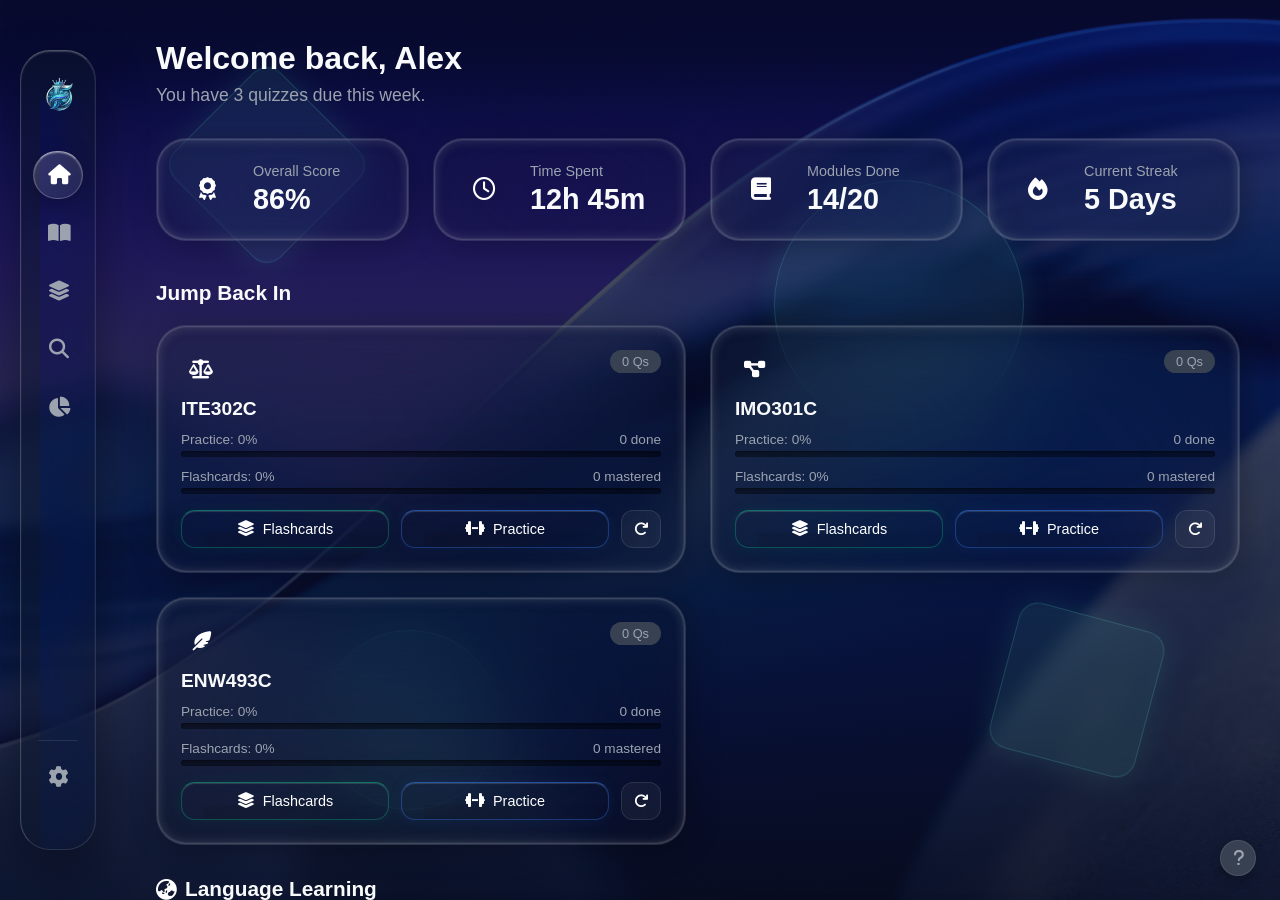
<file: quiz-app/pc_view.html>
<!DOCTYPE html>
<html lang="en">

<head>
    <meta charset="UTF-8">
    <meta name="viewport" content="width=device-width, initial-scale=1.0, maximum-scale=1.0, user-scalable=no">
    <title>FMaster - Ultimate Study Platform</title>
    <script>
        // Chuyển hướng về Mobile nếu chiều rộng < 1024px HOẶC là màn hình cảm ứng
        // (Bảo vệ iPad Pro M1 luôn ở lại phiên bản index.html)
        if (window.innerWidth < 1024 || navigator.maxTouchPoints > 0) {
            window.location.href = "index.html";
        }
    </script>
    <link rel="stylesheet" href="css/stylePC.css">
    <!-- Font Awesome for Icons -->
    <link rel="stylesheet" href="https://cdnjs.cloudflare.com/ajax/libs/font-awesome/6.4.0/css/all.min.css">
    <!-- Favicon -->
    <link rel="icon" href="img/Logo.png" type="image/png">
</head>

<body>
    <!-- SVG Definitions for Liquid Glass Effect -->
    <svg style="display: none">
        <filter id="de-glass-distortion" x="0%" y="0%" width="100%" height="100%" filterUnits="objectBoundingBox">
            <feTurbulence type="fractalNoise" baseFrequency="0.01 0.01" numOctaves="1" seed="5" result="turbulence" />
            <feGaussianBlur in="turbulence" stdDeviation="2" result="softMap" />
            <feColorMatrix type="matrix" values="1 0 0 0 0
0 1 0 0 0
0 0 1 0 0
0 0 0 1 0" />
            <feSpecularLighting in="softMap" surfaceScale="5" specularConstant="1" specularExponent="100"
                lighting-color="white" result="specLight">
                <fePointLight x="-200" y="-200" z="300" />
            </feSpecularLighting>
            <feComposite in="specLight" operator="arithmetic" k1="0" k2="1" k3="1" k4="0" result="litImage" />
            <feDisplacementMap in="SourceGraphic" in2="softMap" scale="150" xChannelSelector="R" yChannelSelector="G" />
        </filter>
    </svg>
    <div class="bg-shapes">
        <div class="shape cube cube-1"></div>
        <div class="shape cube cube-2"></div>
        <div class="shape sphere sphere-1"></div>
        <div class="shape sphere sphere-2"></div>
    </div>

    <!-- SIDEBAR -->
    <aside class="sidebar">
        <div class="logo">
            <img src="img/Logo.png" alt="FMaster Logo"
                style="height: 36px; width: 36px; min-width: 36px; object-fit: contain;">
            <span class="logo-text">FMaster</span>
        </div>

        <nav class="nav-menu">
            <div class="nav-active-bg"></div>
            <button class="nav-item active" data-target="home-view" title="Home">
                <i class="fas fa-home"></i>
                <span class="nav-text">Home</span>
            </button>
            <button class="nav-item" data-target="practice-view" title="Practice">
                <i class="fas fa-book-open"></i>
                <span class="nav-text">Practice</span>
            </button>
            <button class="nav-item" data-target="flashcard-view" title="Flashcards">
                <i class="fas fa-layer-group"></i>
                <span class="nav-text">Flashcards</span>
            </button>
            <button class="nav-item" data-target="search-view" title="Search">
                <i class="fas fa-search"></i>
                <span class="nav-text">Search</span>
            </button>
            <button class="nav-item" data-target="stats-view" title="Statistics">
                <i class="fas fa-chart-pie"></i>
                <span class="nav-text">Statistics</span>
            </button>
        </nav>

        <div class="sidebar-divider"></div>
        <button class="nav-item" id="btn-settings" style="margin-bottom: 24px;" title="Settings">
            <i class="fas fa-cog"></i>
            <span class="nav-text">Settings</span>
        </button>
    </aside>

    <!-- MAIN CONTENT -->
    <main class="main-content">

        <!-- HOME VIEW -->
        <section id="home-view" class="view active">
            <div class="page-header">
                <h1>Welcome back, Alex</h1>
                <p>You have 3 quizzes due this week.</p>
            </div>

            <div class="stats-container">
                <div class="stat-card glass-panel">
                    <div class="stat-icon"><i class="fas fa-award"></i></div>
                    <div class="stat-info">
                        <span>Overall Score</span>
                        <h3>86%</h3>
                    </div>
                </div>
                <div class="stat-card glass-panel">
                    <div class="stat-icon"><i class="far fa-clock"></i></div>
                    <div class="stat-info">
                        <span>Time Spent</span>
                        <h3>12h 45m</h3>
                    </div>
                </div>
                <div class="stat-card glass-panel">
                    <div class="stat-icon"><i class="fas fa-book"></i></div>
                    <div class="stat-info">
                        <span>Modules Done</span>
                        <h3>14/20</h3>
                    </div>
                </div>
                <!-- Thẻ thống kê thứ 4 mới thêm -->
                <div class="stat-card glass-panel">
                    <div class="stat-icon"><i class="fas fa-fire" style="color: #ffffff;"></i></div>
                    <div class="stat-info">
                        <span>Current Streak</span>
                        <h3>5 Days</h3>
                    </div>
                </div>
            </div>

            <h2 class="section-title">Jump Back In</h2>
            <div class="jump-back-grid" id="subjects-grid">
                <!-- Subject cards will be dynamically injected here by pc.js -->
            </div>

            <!-- N4 Revision Box -->
            <h2 class="section-title" style="margin-top: 32px; display: flex; align-items: center; gap: 8px;">
                <i class="fas fa-globe-asia" style="color: #ffffff;"></i> Language Learning
            </h2>
            <div class="jump-back-grid">
                <div class="jump-card glass-panel" id="btn-n4-revision"
                    style="cursor: pointer; display: flex; flex-direction: column; background: linear-gradient(135deg, rgba(239,68,68,0.05) 0%, rgba(15,23,42,0.4) 100%); border-left: 4px solid #ef4444; position: relative; overflow: hidden;">

                    <!-- Watermark -->
                    <div
                        style="position: absolute; top: -10px; right: -10px; font-size: 7rem; opacity: 0.05; color: #ef4444; transform: rotate(15deg);">
                        <i class="fas fa-torii-gate"></i>
                    </div>

                    <!-- Header with Icon -->
                    <div class="jump-header" style="margin-bottom: 16px; position: relative; z-index: 1;">
                        <div class="jump-icon"
                            style="background: transparent; color: #ffffff; border: none; width: 48px; height: 48px; display: flex; justify-content: center; align-items: center; border-radius: 12px; font-size: 1.4rem;">
                            <i class="fas fa-torii-gate" style="color: #ffffff;"></i>
                        </div>
                        <span class="jump-badge"
                            style="background: rgba(239, 68, 68, 0.1); color: #ef4444; border: 1px solid rgba(239, 68, 68, 0.2); font-weight: 600;">JLPT
                            N4</span>
                    </div>

                    <!-- Title -->
                    <h3
                        style="margin-bottom: 8px; font-size: 1.6rem; background: linear-gradient(90deg, #ff8a00, #e52e71); -webkit-background-clip: text; -webkit-text-fill-color: transparent; font-weight: 800; letter-spacing: 0.5px; position: relative; z-index: 1;">
                        日本語 N4 Revision</h3>

                    <!-- Desc -->
                    <p style="color: #cbd5e1; font-size: 0.95rem; margin-top: 0; position: relative; z-index: 1;">
                        Practice Vocabulary & Grammar</p>
                </div>

                <!-- Kanji N4 Box -->
                <div class="jump-card glass-panel" id="btn-n4-kanji"
                    style="cursor: pointer; display: flex; flex-direction: column; background: linear-gradient(135deg, rgba(59,130,246,0.05) 0%, rgba(15,23,42,0.4) 100%); border-left: 4px solid #3b82f6; position: relative; overflow: hidden;">

                    <!-- Watermark -->
                    <div
                        style="position: absolute; top: -10px; right: -10px; font-size: 7rem; opacity: 0.05; color: #3b82f6; transform: rotate(15deg);">
                        <i class="fas fa-language"></i>
                    </div>

                    <!-- Header with Icon -->
                    <div class="jump-header" style="margin-bottom: 16px; position: relative; z-index: 1;">
                        <div class="jump-icon"
                            style="background: transparent; color: #ffffff; border: none; width: 48px; height: 48px; display: flex; justify-content: center; align-items: center; border-radius: 12px; font-size: 1.4rem;">
                            <i class="fas fa-language" style="color: #ffffff;"></i>
                        </div>
                        <span class="jump-badge"
                            style="background: rgba(59, 130, 246, 0.1); color: #3b82f6; border: 1px solid rgba(59, 130, 246, 0.2); font-weight: 600;">JLPT
                            N4</span>
                    </div>

                    <!-- Title -->
                    <h3
                        style="margin-bottom: 8px; font-size: 1.6rem; background: linear-gradient(90deg, #3b82f6, #06b6d4); -webkit-background-clip: text; -webkit-text-fill-color: transparent; font-weight: 800; letter-spacing: 0.5px; position: relative; z-index: 1;">
                        漢字 Kanji Revision</h3>

                    <!-- Desc -->
                    <p style="color: #cbd5e1; font-size: 0.95rem; margin-top: 0; position: relative; z-index: 1;">
                        Practice Kanji Characters</p>
                </div>

                <!-- Kanji Flashcard Box -->
                <div class="jump-card glass-panel" id="btn-kanji-flashcard"
                    style="cursor: pointer; display: flex; flex-direction: column; background: linear-gradient(135deg, rgba(234,179,8,0.05) 0%, rgba(15,23,42,0.4) 100%); border-left: 4px solid #eab308; position: relative; overflow: hidden;">

                    <!-- Watermark -->
                    <div
                        style="position: absolute; top: -10px; right: -10px; font-size: 7rem; opacity: 0.05; color: #eab308; transform: rotate(-15deg);">
                        <i class="fas fa-layer-group"></i>
                    </div>

                    <!-- Header with Icon -->
                    <div class="jump-header" style="margin-bottom: 16px; position: relative; z-index: 1;">
                        <div class="jump-icon"
                            style="background: transparent; color: #ffffff; border: none; width: 48px; height: 48px; display: flex; justify-content: center; align-items: center; border-radius: 12px; font-size: 1.4rem;">
                            <i class="fas fa-layer-group" style="color: #ffffff;"></i>
                        </div>
                        <span class="jump-badge"
                            style="background: rgba(234, 179, 8, 0.1); color: #eab308; border: 1px solid rgba(234, 179, 8, 0.2); font-weight: 600;">Flashcard</span>
                    </div>

                    <!-- Title -->
                    <h3
                        style="margin-bottom: 8px; font-size: 1.6rem; background: linear-gradient(90deg, #eab308, #f59e0b); -webkit-background-clip: text; -webkit-text-fill-color: transparent; font-weight: 800; letter-spacing: 0.5px; position: relative; z-index: 1;">
                        Kanji Cards</h3>

                    <!-- Desc -->
                    <p style="color: #cbd5e1; font-size: 0.95rem; margin-top: 0; position: relative; z-index: 1;">Learn
                        Kanji Vocabularies</p>
                </div>
            </div>
        </section>

        <!-- PRACTICE VIEW -->
        <section id="practice-view" class="view">
            <div class="practice-header" style="justify-content: flex-end;">
                <div style="display:flex; gap: 12px; align-items: center; width: 100%; justify-content: flex-end;">
                    <div class="search-box practice-quick-search">
                        <input type="text" id="quick-search-input" placeholder="Search in quiz..." autocomplete="off">
                        <button class="btn-ghost" id="btn-quick-search" title="Search"><i
                                class="fas fa-search"></i></button>
                        <div id="quick-search-dropdown" class="quick-search-dropdown"></div>
                    </div>
                </div>
            </div>

            <!-- Real-time Progress Bar -->
            <div class="practice-progress-container"
                style="padding: 0; margin: 0px auto 0px auto; display: flex; flex-direction: column; gap: 12px; width: 100%; max-width: 800px; border: none;">
                <div class="progress-bar-track"
                    style="width: 100%; height: 8px; background: rgba(255,255,255,0.1); border-radius: 4px; overflow: hidden; box-shadow: inset 0 1px 3px rgba(0,0,0,0.2);">
                    <div class="progress-bar-fill" id="practice-progress-fill"
                        style="height: 100%; width: 0%; background: linear-gradient(90deg, #00F2FE, #4FACFE); border-radius: 4px; transition: width 0.4s ease;">
                    </div>
                </div>
                <div style="display: flex; justify-content: space-between; align-items: center; width: 100%;">
                    <div class="progress-text" style="font-size: 0.85rem; color: var(--text-muted); font-weight: 500;">
                        Progress: <span id="practice-progress-text">0 / 0</span>
                    </div>
                    <div class="progress-stats" style="display: flex; gap: 16px;">
                        <div class="stat-badge"
                            style="display: flex; align-items: center; gap: 6px; font-size: 0.9rem; font-weight: 600;">
                            <i class="fas fa-circle" style="color: var(--text-muted); font-size: 0.6rem;"></i>
                            <span id="practice-stat-unanswered" style="color: var(--text-main);">0</span>
                        </div>
                        <div class="stat-badge"
                            style="display: flex; align-items: center; gap: 6px; font-size: 0.9rem; font-weight: 600;">
                            <i class="fas fa-check-circle"></i>
                            <span id="practice-stat-correct" style="color: var(--success);">0</span>
                        </div>
                        <div class="stat-badge"
                            style="display: flex; align-items: center; gap: 6px; font-size: 0.9rem; font-weight: 600;">
                            <i class="fas fa-times-circle"></i>
                            <span id="practice-stat-incorrect" style="color: var(--danger);">0</span>
                        </div>
                    </div>
                </div>
            </div>

            <div class="carousel-wrapper" id="carousel-container">
                <button class="carousel-arrow left-arrow" id="btn-carousel-prev" title="Previous Question">
                    <i class="fas fa-chevron-left"></i>
                </button>

                <div class="question-container glass-panel" id="question-card">
                    <div
                        style="display: flex; justify-content: space-between; align-items: flex-start; margin-bottom: 16px;">
                        <div class="question-indicator"
                            style="color: var(--text-muted); font-size: 0.85rem; font-weight: 600; letter-spacing: 1px; padding-top: 8px;">
                        </div>
                        <div style="display: flex; gap: 12px;">
                            <button class="btn-action" id="btn-favorite" title="Favorite">
                                <i class="fas fa-star"></i>
                            </button>
                            <button class="btn-action" id="btn-note" title="Note">
                                <i class="fas fa-sticky-note"></i>
                            </button>
                        </div>
                    </div>
                    <h2 class="question-text">
                        Which organelle is primarily responsible for the production of ATP (adenosine triphosphate) in a
                        eukaryotic cell?
                    </h2>

                    <div class="options-list">
                        <button class="option-btn">Mitochondria</button>
                        <button class="option-btn">Nucleus</button>
                        <button class="option-btn">Ribosome</button>
                        <button class="option-btn">Endoplasmic Reticulum</button>
                    </div>

                    <!-- Note Area -->
                    <div id="note-area-container" class="question-note-panel" style="display: none;">
                        <div class="note-panel-header">
                            <div class="note-panel-title">
                                <span>Question Note</span>
                            </div>
                        </div>
                        <textarea id="question-note-textarea" rows="3"></textarea>
                        <div class="note-panel-footer">
                            <button type="button" class="btn-clear-note" id="btn-clear-note" title="Clear note"><i
                                    class="fas fa-trash-alt"></i> Clear</button>
                        </div>
                    </div>

                    <div class="practice-actions flex-center">
                        <button class="btn-primary" id="btn-submit" style="width: 200px;">Submit</button>
                    </div>
                </div>

                <button class="carousel-arrow right-arrow" id="btn-carousel-next" title="Next Question">
                    <i class="fas fa-chevron-right"></i>
                </button>
            </div>
        </section>

        <!-- FLASHCARD VIEW -->
        <section id="flashcard-view" class="view">
            <div class="practice-header"
                style="justify-content: space-between; align-items: center; margin-bottom: 24px;">
                <h1 style="font-size: 2rem; font-weight: 700;">Flashcards</h1>
                <div
                    style="display:flex; gap: 12px; align-items: center; width: 100%; max-width: 400px; justify-content: flex-end;">
                    <div class="search-box practice-quick-search" id="fc-quick-search-container">
                        <input type="text" id="fc-search-input" placeholder="Search in flashcards..."
                            autocomplete="off">
                        <button class="btn-ghost" id="btn-fc-quick-search" title="Search"><i
                                class="fas fa-search"></i></button>
                        <div id="fc-search-dropdown" class="quick-search-dropdown"></div>
                    </div>
                </div>
            </div>

            <!-- Flashcard Progress Bar -->
            <div class="practice-progress-container"
                style="padding: 0; margin: 0px auto 24px auto; display: flex; flex-direction: column; gap: 12px; width: 100%; max-width: 800px; border: none; background: transparent; box-shadow: none;">
                <div class="progress-bar-track"
                    style="width: 100%; height: 8px; background: rgba(255,255,255,0.1); border-radius: 4px; overflow: hidden; box-shadow: inset 0 1px 3px rgba(0,0,0,0.2);">
                    <div class="progress-bar-fill" id="fc-progress-fill"
                        style="height: 100%; width: 0%; background: linear-gradient(90deg, #10b981, #34d399); border-radius: 4px; transition: width 0.4s ease;">
                    </div>
                </div>
                <div style="display: flex; justify-content: space-between; font-size: 0.9rem; font-weight: 600;">
                    <span style="color: var(--success);" id="fc-stat-mastered">Mastered: 0</span>
                    <span style="color: var(--warning);" id="fc-stat-learning">In Progress: 0</span>
                    <span style="color: var(--text-muted);" id="fc-stat-new">Not Started: 0</span>
                </div>
            </div>

            <div class="fc-container" style="margin-top: 10px;">
                <div class="fc-scene">
                    <div class="fc-card" id="fc-card">
                        <div class="fc-face fc-front glass-panel">
                            <div class="fc-content" id="fc-front-content">Loading...</div>
                            <div class="fc-options" id="fc-front-options"></div>
                            <div class="fc-hint"><i class="fas fa-hand-pointer"></i> Click or press Space to flip</div>
                        </div>
                        <div class="fc-face fc-back glass-panel">
                            <div class="fc-content fc-correct" id="fc-back-content">Loading...</div>
                            <div class="fc-actions" id="fc-actions-container">
                                <button class="btn-fc-action fc-btn-no-idea" id="btn-fc-no-idea">I have no idea</button>
                                <button class="btn-fc-action fc-btn-master" id="btn-fc-master">I master it</button>
                            </div>
                        </div>
                    </div>
                </div>

                <div class="fc-controls">
                    <button class="btn-action fc-btn" id="btn-fc-prev"><i class="fas fa-arrow-left"></i></button>
                    <div class="fc-progress" id="fc-progress">0 / 0</div>
                    <button class="btn-action fc-btn" id="btn-fc-next"><i class="fas fa-arrow-right"></i></button>
                </div>
            </div>
        </section>

        <!-- SEARCH / BANK VIEW -->
        <section id="search-view" class="view">
            <div class="search-header flex justify-between items-center mb-6">
                <h1 id="search-view-title" style="font-size: 2rem; font-weight: 700;">Question Explorer</h1>
                <div class="search-box" id="main-search-container">
                    <input type="text" id="search-input" placeholder="Search keywords or ID..." autocomplete="off">
                    <button class="btn-ghost" id="btn-main-search" title="Search"><i class="fas fa-search"></i></button>
                </div>
            </div>

            <div class="search-filters-row"
                style="display: flex; gap: 16px; margin-bottom: 24px; align-items: center; justify-content: space-between; flex-wrap: wrap;">
                <div class="filter-pills segmented-control" id="search-filter-pills" style="margin-bottom: 0;">
                    <div class="pill-active-bg"></div>
                    <button class="pill active" data-filter="all">All Status</button>
                    <button class="pill" data-filter="correct">Correct</button>
                    <button class="pill" data-filter="incorrect">Incorrect</button>
                    <button class="pill" data-filter="unanswered">Unanswered</button>
                    <button class="pill" data-filter="favorites">Favorites</button>
                    <button class="pill" data-filter="notes">Notes</button>
                </div>

                <div style="display: flex; gap: 12px; align-items: center;">
                    <select id="search-type-select" class="glass-panel"
                        style="padding: 10px 16px; border-radius: 20px; background: rgba(255, 255, 255, 0.05); color: var(--text-main); border: 1px solid rgba(255, 255, 255, 0.1); outline: none; cursor: pointer; font-family: inherit; font-size: 0.95rem; font-weight: 500; color-scheme: dark;">
                        <option value="all" style="background: var(--bg-color); color: var(--text-main);">All Types
                        </option>
                        <option value="multiple_choice" style="background: var(--bg-color); color: var(--text-main);">
                            Multiple Choice</option>
                        <option value="single_choice" style="background: var(--bg-color); color: var(--text-main);">
                            Single Choice</option>
                        <option value="true_false" style="background: var(--bg-color); color: var(--text-main);">True /
                            False</option>
                    </select>

                    <select id="search-subject-select" class="glass-panel"
                        style="padding: 10px 16px; border-radius: 20px; background: rgba(255, 255, 255, 0.05); color: var(--text-main); border: 1px solid rgba(255, 255, 255, 0.1); outline: none; cursor: pointer; font-family: inherit; font-size: 0.95rem; font-weight: 500; color-scheme: dark;">
                        <option value="all" style="background: var(--bg-color); color: var(--text-main);">All Subjects
                        </option>
                        <!-- Subject options injected here -->
                    </select>
                </div>
            </div>

            <div class="search-results" id="search-results-list">
                <!-- Dynamic search results go here -->
            </div>
        </section>

        <!-- STATISTICS VIEW -->
        <section id="stats-view" class="view">
            <div class="bank-header-row">
                <h1 style="font-size: 2rem; font-weight: 700;">Performance Dashboard</h1>
                <div class="filter-pills segmented-control" style="margin-bottom: 0;">
                    <div class="pill-active-bg"></div>
                    <button class="pill active">Current Subject</button>
                </div>
            </div>

            <!-- Detailed Metrics Grid (5 columns) -->
            <div class="stats-container grid-5">
                <div class="stat-card glass-panel flex-col-center" data-type="correct" style="cursor: pointer;">
                    <div class="stat-icon"><i class="fas fa-check" style="color: #ffffff;"></i></div>
                    <h3 id="stat-correct">0</h3>
                    <span>Correct</span>
                </div>
                <div class="stat-card glass-panel flex-col-center" data-type="incorrect" style="cursor: pointer;">
                    <div class="stat-icon"><i class="fas fa-times" style="color: #ffffff;"></i></div>
                    <h3 id="stat-incorrect">0</h3>
                    <span>Incorrect</span>
                </div>
                <div class="stat-card glass-panel flex-col-center" data-type="unanswered" style="cursor: pointer;">
                    <div class="stat-icon"><i class="fas fa-minus" style="color: #ffffff;"></i></div>
                    <h3 id="stat-unanswered">0</h3>
                    <span>Unanswered</span>
                </div>
                <div class="stat-card glass-panel flex-col-center" data-type="favorites" style="cursor: pointer;">
                    <div class="stat-icon"><i class="fas fa-star" style="color: #ffffff;"></i></div>
                    <h3 id="stat-favorites">0</h3>
                    <span>Favorites</span>
                </div>
                <div class="stat-card glass-panel flex-col-center" data-type="notes" style="cursor: pointer;">
                    <div class="stat-icon"><i class="fas fa-sticky-note" style="color: #ffffff;"></i></div>
                    <h3 id="stat-notes">0</h3>
                    <span>Notes</span>
                </div>
            </div>

            <h2 class="section-title mt-4">Accuracy Breakdown</h2>
            <div class="chart-container glass-panel">
                <div class="bar-chart" id="stats-chart">
                    <!-- Dynamic Bars go here -->
                </div>
            </div>
        </section>

    </main>

    <!-- Support Help Icon (Bottom Right) -->
    <div id="btn-help"
        style="position: fixed; bottom: 24px; right: 24px; width: 36px; height: 36px; background-color: var(--surface-highlight); border-radius: 50%; display: flex; align-items: center; justify-content: center; cursor: pointer; border: 1px solid rgba(255,255,255,0.1); box-shadow: 0 4px 12px rgba(0,0,0,0.2); z-index: 50;">
        <i class="fas fa-question" style="color: var(--text-muted); font-size: 1.1rem; transition: color 0.2s;"
            onmouseover="this.style.color='var(--text-main)'" onmouseout="this.style.color='var(--text-muted)'"></i>
    </div>

    <!-- Detail Modal -->
    <div id="detail-modal" class="modal-overlay">
        <div class="modal-content glass-panel">
            <div class="modal-header">
                <h2 id="modal-title">Details</h2>
                <button class="btn-ghost" id="btn-close-modal"><i class="fas fa-times"></i></button>
            </div>
            <div class="modal-body" id="modal-list">
                <!-- Items list -->
            </div>
        </div>
    </div>

    <!-- N4 Chapter Modal -->
    <style>
        .chapter-pill-btn {
            background: rgba(255, 255, 255, 0.05);
            border: 1px solid rgba(255, 255, 255, 0.1);
            border-radius: 999px;
            padding: 10px 24px;
            font-weight: 500;
            color: #f8fafc;
            font-size: 1rem;
            cursor: pointer;
            transition: all 0.2s ease;
        }

        .chapter-pill-btn:hover {
            background: rgba(239, 68, 68, 0.15);
            border-color: #ef4444;
            color: #ef4444;
            transform: translateY(-2px);
        }

        .chapter-pill-btn:active {
            transform: translateY(0);
        }

        .kanji-pill-btn:hover {
            background: rgba(59, 130, 246, 0.15);
            border-color: #3b82f6;
            color: #3b82f6;
            transform: translateY(-2px);
        }
    </style>
    <div id="n4-chapter-modal" class="modal-overlay">
        <div class="modal-content glass-panel"
            style="width: 360px; text-align: center; padding: 32px 24px; background: rgba(15, 23, 42, 0.85); box-shadow: 0 25px 50px -12px rgba(0,0,0,0.6); border: 1px solid rgba(239, 68, 68, 0.2);">
            <div class="modal-body" style="padding: 0;">
                <div
                    style="font-size: 2.5rem; background: linear-gradient(135deg, #ef4444, #f97316); -webkit-background-clip: text; -webkit-text-fill-color: transparent; margin-bottom: 16px;">
                    <i class="fas fa-book-reader"></i>
                </div>
                <h2 style="font-size: 1.5rem; margin-bottom: 8px; font-weight: 700; color: #f8fafc;">Select Chapter</h2>
                <p style="color: #94a3b8; margin-bottom: 24px; font-size: 0.9rem; line-height: 1.5;">Choose a chapter to
                    start practicing.</p>

                <div style="display: flex; justify-content: center; gap: 12px; margin-bottom: 24px; flex-wrap: wrap;">
                    <button class="chapter-pill-btn" id="btn-n4-chap15">Chapter 15</button>
                    <button class="chapter-pill-btn" id="btn-n4-chap16">Chapter 16</button>
                    <button class="chapter-pill-btn" id="btn-n4-chap17">Chapter 17</button>
                    <button class="chapter-pill-btn" id="btn-n4-chap18">Chapter 18</button>
                    <button class="chapter-pill-btn" id="btn-n4-chap19">Chapter 19</button>
                    <button class="chapter-pill-btn" id="btn-n4-chap20">Chapter 20</button>
                </div>

                <button class="btn-ghost" id="btn-cancel-n4"
                    style="width: 100%; padding: 14px; border-radius: var(--radius-md); font-weight: 500; color: #94a3b8; background: rgba(255,255,255,0.05); transition: all 0.3s ease;"
                    onmouseover="this.style.background='rgba(255,255,255,0.1)'; this.style.color='#f8fafc';"
                    onmouseout="this.style.background='rgba(255,255,255,0.05)'; this.style.color='#94a3b8';">Cancel</button>
            </div>
        </div>
    </div>

    <!-- N4 Kanji Chapter Modal -->
    <div id="n4-kanji-modal" class="modal-overlay">
        <div class="modal-content glass-panel"
            style="width: 360px; text-align: center; padding: 32px 24px; background: rgba(15, 23, 42, 0.85); box-shadow: 0 25px 50px -12px rgba(0,0,0,0.6); border: 1px solid rgba(59, 130, 246, 0.2);">
            <div class="modal-body" style="padding: 0;">
                <div
                    style="font-size: 2.5rem; background: linear-gradient(135deg, #3b82f6, #06b6d4); -webkit-background-clip: text; -webkit-text-fill-color: transparent; margin-bottom: 16px;">
                    <i class="fas fa-language"></i>
                </div>
                <h2 style="font-size: 1.5rem; margin-bottom: 8px; font-weight: 700; color: #f8fafc;">Select Kanji Lesson
                </h2>
                <p style="color: #94a3b8; margin-bottom: 24px; font-size: 0.9rem; line-height: 1.5;">Choose a lesson to
                    start practicing.</p>

                <div style="display: flex; justify-content: center; gap: 12px; margin-bottom: 24px; flex-wrap: wrap;">
                    <button class="chapter-pill-btn kanji-pill-btn" id="btn-n4-kanji-bai15">Bài 15</button>
                    <button class="chapter-pill-btn kanji-pill-btn" id="btn-n4-kanji-bai16">Bài 16</button>
                    <button class="chapter-pill-btn kanji-pill-btn" id="btn-n4-kanji-bai17">Bài 17</button>
                    <button class="chapter-pill-btn kanji-pill-btn" id="btn-n4-kanji-bai18">Bài 18</button>
                    <button class="chapter-pill-btn kanji-pill-btn" id="btn-n4-kanji-bai19">Bài 19</button>
                    <button class="chapter-pill-btn kanji-pill-btn" id="btn-n4-kanji-bai20">Bài 20</button>
                    <button class="chapter-pill-btn kanji-pill-btn" id="btn-n4-kanji-bai21">Bài 21</button>
                    <button class="chapter-pill-btn kanji-pill-btn" id="btn-n4-kanji-bai22">Bài 22</button>
                    <button class="chapter-pill-btn kanji-pill-btn" id="btn-n4-kanji-bai23">Bài 23</button>
                </div>

                <button class="btn-ghost" id="btn-cancel-n4-kanji"
                    style="width: 100%; padding: 14px; border-radius: var(--radius-md); font-weight: 500; color: #94a3b8; background: rgba(255,255,255,0.05); transition: all 0.3s ease;"
                    onmouseover="this.style.background='rgba(255,255,255,0.1)'; this.style.color='#f8fafc';"
                    onmouseout="this.style.background='rgba(255,255,255,0.05)'; this.style.color='#94a3b8';">Cancel</button>
            </div>
        </div>
    </div>

    <!-- Kanji Flashcard Chapter Modal -->
    <div id="kanji-flashcard-modal" class="modal-overlay">
        <div class="modal-content glass-panel"
            style="width: 500px; max-width: 90%; background: rgba(15, 23, 42, 0.85); border: 1px solid rgba(255,255,255,0.05); padding: 32px; box-shadow: 0 25px 50px -12px rgba(0,0,0,0.5);">
            <div class="modal-body" style="padding: 0; text-align: center;">
                <div
                    style="width: 64px; height: 64px; background: rgba(234, 179, 8, 0.1); border-radius: 50%; display: flex; justify-content: center; align-items: center; margin: 0 auto 20px auto; color: #eab308; font-size: 2rem; border: 1px solid rgba(234, 179, 8, 0.2);">
                    <i class="fas fa-layer-group"></i>
                </div>
                <h2 style="font-size: 1.5rem; margin-bottom: 8px; font-weight: 700; color: #f8fafc;">Kanji Flashcards
                </h2>
                <p style="color: #94a3b8; margin-bottom: 24px; font-size: 0.9rem; line-height: 1.5;">Choose a chapter to
                    learn Kanji.</p>

                <div style="display: flex; justify-content: center; gap: 12px; margin-bottom: 24px; flex-wrap: wrap;"
                    id="kanji-flashcard-chapter-list">
                    <!-- Chapters will be populated dynamically -->
                </div>

                <button class="btn-ghost" id="btn-cancel-kanji-flashcard"
                    style="width: 100%; padding: 14px; border-radius: var(--radius-md); font-weight: 500; color: #94a3b8; background: rgba(255,255,255,0.05); transition: all 0.3s ease;"
                    onmouseover="this.style.background='rgba(255,255,255,0.1)'; this.style.color='#f8fafc';"
                    onmouseout="this.style.background='rgba(255,255,255,0.05)'; this.style.color='#94a3b8';">Cancel</button>
            </div>
        </div>
    </div>

    <!-- Confirm Reset Modal -->
    <div id="confirm-reset-modal" class="modal-overlay">
        <div class="modal-content glass-panel"
            style="width: 420px; text-align: center; background: rgba(15, 23, 42, 0.7); border: 1px solid rgba(255,255,255,0.05); padding: 32px 24px; box-shadow: 0 25px 50px -12px rgba(0,0,0,0.5);">
            <div class="modal-body" style="padding: 0;">
                <div
                    style="font-size: 3.5rem; color: var(--danger); margin-bottom: 20px; filter: drop-shadow(0 0 12px rgba(239, 68, 68, 0.4));">
                    <i class="fas fa-exclamation-circle"></i>
                </div>
                <h2 style="font-size: 1.5rem; margin-bottom: 12px; font-weight: 600;">Reset All Progress?</h2>
                <p style="color: var(--text-muted); margin-bottom: 28px; line-height: 1.5;">This action cannot be
                    undone. All your correct, incorrect, and unanswered statistics will be permanently wiped out.</p>
                <div style="display: flex; gap: 12px; justify-content: center;">
                    <button class="btn-ghost" id="btn-cancel-reset"
                        style="flex: 1; padding: 12px; border-radius: var(--radius-md); background: rgba(255,255,255,0.05);">Cancel</button>
                    <button class="btn-primary" id="btn-confirm-reset"
                        style="flex: 1; padding: 12px; border-radius: var(--radius-md); background: var(--danger); border-color: var(--danger); font-weight: 600;">Yes,
                        Reset</button>
                </div>
            </div>
        </div>
    </div>

    <!-- Settings Modal -->
    <div id="settings-modal" class="modal-overlay">
        <div class="modal-content glass-panel" style="width: 400px; padding: 24px;">
            <div class="modal-header">
                <h2 style="font-size: 1.5rem; font-weight: 600;"><i class="fas fa-cog"></i> Settings</h2>
                <button class="icon-btn" id="btn-close-settings"><i class="fas fa-times"></i></button>
            </div>
            <div style="margin-top: 24px;">
                <div
                    style="display: flex; justify-content: space-between; align-items: center; padding: 16px; background: var(--surface-color); border-radius: 12px; border: 1px solid var(--border-color);">
                    <div style="display: flex; align-items: center; gap: 12px;">
                        <i class="fas fa-sun" style="font-size: 1.2rem; color: var(--primary);"></i>
                        <span style="font-size: 1.1rem; font-weight: 500;">Light Theme</span>
                    </div>
                    <label class="switch">
                        <input type="checkbox" id="theme-toggle">
                        <span class="slider round"></span>
                    </label>
                </div>
            </div>
        </div>
    </div>

    <!-- Help Modal -->
    <div id="help-modal" class="modal-overlay">
        <div class="modal-content glass-panel" style="width: 500px;">
            <div class="modal-header">
                <h2>Keyboard Shortcuts</h2>
                <button class="btn-ghost" id="btn-close-help-modal"><i class="fas fa-times"></i></button>
            </div>
            <div class="modal-body" style="padding: 20px;">
                <ul style="list-style: none; padding: 0; margin: 0; display: flex; flex-direction: column; gap: 16px;">
                    <li
                        style="display: flex; align-items: center; justify-content: space-between; border-bottom: 1px solid rgba(255,255,255,0.05); padding-bottom: 12px;">
                        <span style="color: var(--text-main);">Navigate Options</span>
                        <div style="display: flex; gap: 8px;">
                            <kbd
                                style="background: rgba(255,255,255,0.1); padding: 4px 10px; border-radius: 4px; border: 1px solid rgba(255,255,255,0.2); font-family: monospace;">↑</kbd>
                            <kbd
                                style="background: rgba(255,255,255,0.1); padding: 4px 10px; border-radius: 4px; border: 1px solid rgba(255,255,255,0.2); font-family: monospace;">↓</kbd>
                        </div>
                    </li>
                    <li
                        style="display: flex; align-items: center; justify-content: space-between; border-bottom: 1px solid rgba(255,255,255,0.05); padding-bottom: 12px;">
                        <span style="color: var(--text-main);">Select/Toggle Answer (Single & Multiple Choice)</span>
                        <kbd
                            style="background: rgba(255,255,255,0.1); padding: 4px 10px; border-radius: 4px; border: 1px solid rgba(255,255,255,0.2); font-family: monospace;">Enter</kbd>
                    </li>
                    <li
                        style="display: flex; align-items: center; justify-content: space-between; border-bottom: 1px solid rgba(255,255,255,0.05); padding-bottom: 12px;">
                        <span style="color: var(--text-main);">Submit Answer</span>
                        <kbd
                            style="background: rgba(255,255,255,0.1); padding: 4px 10px; border-radius: 4px; border: 1px solid rgba(255,255,255,0.2); font-family: monospace;">Space</kbd>
                    </li>
                    <li
                        style="display: flex; align-items: center; justify-content: space-between; border-bottom: 1px solid rgba(255,255,255,0.05); padding-bottom: 12px;">
                        <span style="color: var(--text-main);">Reveal Answer (No Score)</span>
                        <kbd
                            style="background: rgba(255,255,255,0.1); padding: 4px 10px; border-radius: 4px; border: 1px solid rgba(255,255,255,0.2); font-family: monospace;">Shift</kbd>
                    </li>
                    <li style="display: flex; align-items: center; justify-content: space-between;">
                        <span style="color: var(--text-main);">Previous/Next Question</span>
                        <div style="display: flex; gap: 8px;">
                            <kbd
                                style="background: rgba(255,255,255,0.1); padding: 4px 10px; border-radius: 4px; border: 1px solid rgba(255,255,255,0.2); font-family: monospace;">←</kbd>
                            <kbd
                                style="background: rgba(255,255,255,0.1); padding: 4px 10px; border-radius: 4px; border: 1px solid rgba(255,255,255,0.2); font-family: monospace;">→</kbd>
                        </div>
                    </li>
                </ul>
            </div>
        </div>
    </div>

    <!-- Toast Container -->
    <div id="toast-container"></div>

    <!-- Scripts -->
    <script src="js/pc.js"></script>
</body>

</html>
</file>
<file: quiz-app/css/styles.css>
:root {
    /* Color Palette derived from wireframes */
    --bg-color: #0B1121;
    /* Very dark navy */
    --surface-color: #151C2C;
    /* Slightly lighter for cards */
    --surface-highlight: #1E293B;
    /* Buttons/Hover */

    --primary: #2563EB;
    /* Bright Blue */
    --primary-hover: #1D4ED8;
    --primary-subtle: rgba(37, 99, 235, 0.15);

    --cyan: #06B6D4;
    /* Progress bars, accents */
    --cyan-subtle: rgba(6, 182, 212, 0.15);

    --success: #10B981;
    /* Green */
    --success-subtle: rgba(16, 185, 129, 0.15);

    --danger: #EF4444;
    /* Red */
    --danger-subtle: rgba(239, 68, 68, 0.15);

    --text-main: #FFFFFF;
    --text-muted: #94A3B8;

    --border-color: #1E293B;
    /* Subtle borders */

    --nav-bg: #0F1629;

    --radius-sm: 8px;
    --radius-md: 12px;
    --radius-lg: 16px;
    --radius-xl: 20px;
    --radius-full: 9999px;

    --nav-height: 70px;
    --header-height: 60px;

    --body-bg: #000000;
    --shadow-color: rgba(0, 0, 0, 0.4);
}

:root[data-theme="light"] {
    --bg-color: #f8fafc;
    --surface-color: rgba(255, 255, 255, 0.28);
    --surface-highlight: rgba(255, 255, 255, 0.65);

    --primary: #2563eb;
    --primary-hover: #1d4ed8;
    --primary-subtle: rgba(37, 99, 235, 0.12);

    --cyan: #0284c7;
    --cyan-subtle: rgba(2, 132, 199, 0.12);

    --success: #059669;
    --success-subtle: rgba(5, 150, 105, 0.14);

    --danger: #dc2626;
    --danger-subtle: rgba(220, 38, 38, 0.14);

    --warning: #d97706;
    --warning-subtle: rgba(217, 119, 6, 0.14);

    --text-main: #020617;
    --text-muted: #334155;
    --text-subtle: #64748b;

    --border-color: rgba(255, 255, 255, 0.45);

    --nav-bg: rgba(255, 255, 255, 0.35);

    --body-bg: #f1f5f9;
    --shadow-color: rgba(15, 23, 42, 0.05);

    /* Liquid Glass Light Tokens (Pha lê trong suốt, tương phản cao) */
    --liquid-glass-bg: rgba(255, 255, 255, 0.25);
    --liquid-glass-bg-hover: rgba(255, 255, 255, 0.38);
    --liquid-glass-border: rgba(255, 255, 255, 0.45);
    --liquid-glass-border-top: rgba(255, 255, 255, 0.85);
    --liquid-glass-specular: inset 0 1px 1.5px rgba(255, 255, 255, 0.85), inset 0 -1px 1px rgba(0, 0, 0, 0.02);
    --liquid-glass-shadow: 0 10px 30px rgba(15, 23, 42, 0.05), 0 1px 3px rgba(15, 23, 42, 0.02);
}

* {
    box-sizing: border-box;
    margin: 0;
    padding: 0;
    font-family: -apple-system, BlinkMacSystemFont, "Segoe UI", Roboto, Helvetica, Arial, sans-serif;
    -webkit-tap-highlight-color: transparent;
}

body {
    background: linear-gradient(rgba(10, 15, 30, 0.6), rgba(10, 15, 30, 0.8)), url('../img/dark_theme.jpeg') no-repeat center center fixed;
    background-size: cover;
    color: var(--text-main);
    display: flex;
    justify-content: center;
    min-height: 100vh;
    transition: background-color 0.3s ease;
    position: relative;
    z-index: 0;
}

/* Background 3D Geometric Shapes */
.bg-shapes {
    position: absolute;
    top: 0;
    left: 0;
    width: 100%;
    height: 100%;
    overflow: hidden;
    z-index: -1;
    pointer-events: none;
}

.bg-shapes .shape {
    position: absolute;
    background: rgba(100, 255, 218, 0.08);
    /* Very subtle blue cyan glow */
    backdrop-filter: blur(8px);
    border: 1px solid rgba(100, 255, 218, 0.15);
    box-shadow: 0 0 30px rgba(100, 255, 218, 0.1);
}

.bg-shapes .cube {
    width: 150px;
    height: 150px;
    transform: rotate(45deg);
    border-radius: 20px;
}

.bg-shapes .sphere {
    border-radius: 50%;
}

.cube-1 {
    top: 10%;
    left: 15%;
    width: 200px;
    height: 200px;
}

.cube-2 {
    bottom: 15%;
    right: 10%;
    width: 120px;
    height: 120px;
    transform: rotate(15deg) !important;
}

.sphere-1 {
    top: 20%;
    right: 20%;
    width: 250px;
    height: 250px;
}

.sphere-2 {
    bottom: 10%;
    left: 25%;
    width: 180px;
    height: 180px;
}

.app-container {
    background: transparent;
    width: 100%;
    max-width: 768px;
    margin: 0 auto;
    min-height: 100vh;
    position: relative;
    overflow: hidden;
    display: flex;
    flex-direction: column;
}

/* Utilities */
.text-cyan {
    color: var(--cyan);
}

.text-green {
    color: var(--success);
}

.text-red {
    color: var(--danger);
}

.text-gray {
    color: var(--text-muted);
}

.text-blue {
    color: var(--primary);
}

.text-color-main {
    color: var(--text-main);
}

.bg-cyan {
    background-color: var(--cyan);
}

.bg-green {
    background-color: var(--success);
}

.bg-red {
    background-color: var(--danger);
}

.bg-blue-subtle {
    background-color: var(--primary-subtle);
}

.bg-green-subtle {
    background-color: var(--success-subtle);
}

.bg-red-subtle {
    background-color: var(--danger-subtle);
}

.bg-gray-subtle {
    background-color: rgba(148, 163, 184, 0.1);
}

.font-bold {
    font-weight: 700;
}

.font-semibold {
    font-weight: 600;
}

.font-normal {
    font-weight: 400;
}

.text-xs {
    font-size: 0.75rem;
}

.text-sm {
    font-size: 0.875rem;
}

.text-md {
    font-size: 1.1rem;
}

.text-xl {
    font-size: 1.5rem;
}

.mt-2 {
    margin-top: 8px;
}

.mt-3 {
    margin-top: 12px;
}

.mt-4 {
    margin-top: 16px;
}

.mt-6 {
    margin-top: 24px;
}

.mb-2 {
    margin-bottom: 8px;
}

.mb-3 {
    margin-bottom: 12px;
}

.mb-4 {
    margin-bottom: 16px;
}

.mb-6 {
    margin-bottom: 24px;
}

.mr-1 {
    margin-right: 4px;
}

.mr-2 {
    margin-right: 8px;
}

.ml-1 {
    margin-left: 4px;
}

.ml-2 {
    margin-left: 8px;
}

.p-4 {
    padding: 16px;
}

.flex-between {
    display: flex;
    justify-content: space-between;
    align-items: center;
}

.flex-align {
    display: flex;
    align-items: center;
}

.flex-1 {
    flex: 1;
}

.mx-auto {
    margin-left: auto;
    margin-right: auto;
}

.text-center {
    text-align: center;
}

/* Views */
.view {
    position: absolute;
    top: 0;
    left: 0;
    width: 100%;
    height: 100%;
    display: flex;
    flex-direction: column;
    transition: opacity 0.3s ease, transform 0.3s ease;
    opacity: 1;
    z-index: 1;
    background-color: transparent;
}

.view.hidden {
    opacity: 0;
    pointer-events: none;
    transform: translateX(20px);
    z-index: 0;
}

.view.active {
    transform: translateX(0);
}

/* Header */
.app-header {
    height: var(--header-height);
    display: flex;
    justify-content: space-between;
    align-items: center;
    padding: 0 20px;
    background-color: transparent;
    flex-shrink: 0;
}

.app-header h1 {
    font-size: 1.3rem;
    font-weight: 700;
    color: var(--text-main);
}

.header-actions {
    display: flex;
    gap: 8px;
}

.icon-btn {
    background: none;
    border: none;
    color: var(--text-muted);
    font-size: 1.2rem;
    padding: 8px;
    cursor: pointer;
    transition: all 0.3s cubic-bezier(0.25, 1, 0.5, 1);
    border-radius: 50%;
}

.icon-btn:hover {
    color: #ffffff !important;
    background: rgba(255, 255, 255, 0.12) !important;
    backdrop-filter: blur(12px) url(#de-glass-distortion);
    -webkit-backdrop-filter: blur(12px) url(#de-glass-distortion);
    box-shadow: inset 0 1px 1px rgba(255, 255, 255, 0.25), 0 4px 12px rgba(0, 0, 0, 0.2);
    transform: scale(1.08);
}

.content {
    flex: 1;
    overflow-y: auto;
    padding: 0 20px 20px 20px;
}

.pb-bar {
    padding-bottom: calc(var(--nav-height) + 80px);
}

/* Card styles */
.card {
    background-color: rgba(72, 72, 72, 0);
    border-radius: var(--radius-lg);
    border: 1px solid rgba(100, 255, 218, 0.1);
    box-shadow: inset 0 1px 1px rgba(255, 255, 255, 0.1), 0 0 20px rgba(100, 255, 218, 0.05);
    backdrop-filter: blur(20px) url(#de-glass-distortion);
    -webkit-backdrop-filter: blur(20px) url(#de-glass-distortion);
}

.progress-card {
    padding: 20px;
}

.progress-header {
    display: flex;
    justify-content: space-between;
    align-items: flex-end;
}

.label {
    font-size: 0.75rem;
    color: var(--text-muted);
    text-transform: uppercase;
    letter-spacing: 1px;
    font-weight: 600;
}

.numbers-cyan {
    color: var(--cyan);
    font-weight: 700;
    font-size: 1.1rem;
}

.progress-bar-container {
    height: 6px;
    background-color: rgba(0, 0, 0, 0.4);
    border-radius: var(--radius-full);
    overflow: hidden;
    width: 100%;
    box-shadow: inset 0 1px 3px rgba(0, 0, 0, 0.5);
}

.progress-bar-fill {
    height: 100%;
    background: linear-gradient(90deg, var(--cyan) 0%, #00F2FE 100%);
    border-radius: var(--radius-full);
    transition: width 0.3s;
    box-shadow: 0 0 10px rgba(0, 242, 254, 0.5);
}

.stats-grid {
    display: grid;
    grid-template-columns: repeat(3, 1fr);
    text-align: center;
}

.stat-item {
    display: flex;
    flex-direction: column;
    gap: 4px;
}

.stat-num {
    font-size: 1.8rem;
    font-weight: 700;
}

.stat-label {
    font-size: 0.8rem;
    color: var(--text-muted);
}

.section-header {
    font-size: 0.75rem;
    color: var(--text-muted);
    text-transform: uppercase;
    letter-spacing: 1px;
    font-weight: 600;
    margin-bottom: 12px;
}

/* Buttons & Toggles */
.mode-toggle {
    display: flex;
    gap: 12px;
    margin-bottom: 24px;
}

.mode-btn {
    flex: 1;
    padding: 14px;
    border-radius: var(--radius-lg);
    font-weight: 600;
    font-size: 1rem;
    border: none;
    cursor: pointer;
    background-color: var(--surface-color);
    color: var(--text-muted);
    transition: all 0.35s cubic-bezier(0.25, 1, 0.5, 1);
    border: 1px solid var(--border-color);
}

.mode-btn:hover {
    transform: translateY(-2px);
    background-color: rgba(255, 255, 255, 0.1);
    border: 1px solid rgba(255, 255, 255, 0.25);
    border-top: 1px solid rgba(255, 255, 255, 0.45);
    backdrop-filter: blur(15px) url(#de-glass-distortion);
    -webkit-backdrop-filter: blur(15px) url(#de-glass-distortion);
    box-shadow: inset 0 1px 1px rgba(255, 255, 255, 0.25), 0 6px 18px rgba(0, 0, 0, 0.2);
    color: #ffffff;
}

.mode-btn.active {
    background-color: var(--primary);
    color: #fff;
    border-color: var(--primary);
    box-shadow: 0 4px 12px rgba(37, 99, 235, 0.3);
}

/* Action Cards */
.action-card {
    width: 100%;
    background-color: rgba(72, 72, 72, 0);
    border: 1px solid rgba(255, 255, 255, 0.05);
    border-radius: var(--radius-lg);
    padding: 16px;
    display: flex;
    align-items: center;
    gap: 16px;
    cursor: pointer;
    text-align: left;
    transition: all 0.35s cubic-bezier(0.25, 1, 0.5, 1);
    backdrop-filter: blur(10px) url(#de-glass-distortion);
    -webkit-backdrop-filter: blur(10px) url(#de-glass-distortion);
    box-shadow: inset 0 1px 1px rgba(255, 255, 255, 0.1);
}

.action-card:hover {
    transform: translateY(-3px) scale(1.01);
    background-color: rgba(255, 255, 255, 0.08);
    backdrop-filter: blur(16px) saturate(140%) url(#de-glass-distortion);
    -webkit-backdrop-filter: blur(16px) saturate(140%) url(#de-glass-distortion);
    border: 1px solid rgba(255, 255, 255, 0.2);
    border-top: 1px solid rgba(255, 255, 255, 0.45);
    box-shadow: inset 0 1px 1px rgba(255, 255, 255, 0.25), inset 0 0 20px rgba(255, 255, 255, 0.06), 0 12px 30px rgba(0, 0, 0, 0.3);
}

.action-icon {
    width: 44px;
    height: 44px;
    border-radius: 12px;
    display: flex;
    justify-content: center;
    align-items: center;
    font-size: 1.2rem;
    flex-shrink: 0;
    background: transparent !important;
    background-color: transparent !important;
    border: none !important;
    color: #ffffff !important;
}

.action-icon i {
    color: #ffffff !important;
}

.action-text {
    flex: 1;
}

.action-text h3 {
    font-size: 1rem;
    color: var(--text-main);
    margin-bottom: 4px;
    font-weight: 600;
}

.action-text p {
    font-size: 0.85rem;
    color: var(--text-muted);
}

/* Recent Questions */
.recent-list {
    display: flex;
    flex-direction: column;
    gap: 12px;
}

.recent-item {
    background-color: rgba(72, 72, 72, 0);
    border: 1px solid rgba(255, 255, 255, 0.05);
    border-radius: var(--radius-lg);
    padding: 12px 16px;
    display: flex;
    align-items: center;
    gap: 12px;
    backdrop-filter: blur(10px) url(#de-glass-distortion);
    -webkit-backdrop-filter: blur(10px) url(#de-glass-distortion);
}

.recent-num {
    width: 32px;
    height: 32px;
    border-radius: 50%;
    background-color: var(--cyan-subtle);
    color: var(--cyan);
    display: flex;
    justify-content: center;
    align-items: center;
    font-weight: 700;
    font-size: 0.9rem;
    flex-shrink: 0;
}

.recent-text {
    flex: 1;
    white-space: nowrap;
    overflow: hidden;
    text-overflow: ellipsis;
    font-size: 0.95rem;
    font-weight: 500;
}

.recent-badge {
    background-color: var(--primary-subtle);
    color: var(--primary);
    padding: 4px 10px;
    border-radius: var(--radius-full);
    font-size: 0.75rem;
    font-weight: 600;
    border: 1px solid rgba(37, 99, 235, 0.3);
}

/* Practice View */
.top-progress {
    width: 100%;
    height: 4px;
    background-color: rgba(0, 0, 0, 0.4);
    margin-bottom: 12px;
    box-shadow: inset 0 1px 3px rgba(0, 0, 0, 0.5);
}

.top-progress-fill {
    height: 100%;
    background: linear-gradient(90deg, var(--cyan) 0%, #00F2FE 100%);
    transition: width 0.3s;
    box-shadow: 0 0 10px rgba(0, 242, 254, 0.5);
}

.tag-pills {
    display: flex;
    gap: 8px;
}

.tag-pill {
    background-color: var(--primary-subtle);
    color: var(--primary);
    padding: 4px 12px;
    border-radius: var(--radius-full);
    font-size: 0.8rem;
    font-weight: 600;
    border: 1px solid rgba(37, 99, 235, 0.2);
}

.question-card {
    background-color: rgba(72, 72, 72, 0);
    border: 1px solid rgba(100, 255, 218, 0.1);
    border-radius: var(--radius-lg);
    padding: 24px;
    font-size: 1.15rem;
    line-height: 1.6;
    color: var(--text-main);
    font-weight: 500;
    backdrop-filter: blur(10px) url(#de-glass-distortion);
    -webkit-backdrop-filter: blur(10px) url(#de-glass-distortion);
    box-shadow: inset 0 1px 1px rgba(255, 255, 255, 0.1), 0 0 25px rgba(100, 255, 218, 0.08);
}

.options-container {
    display: flex;
    flex-direction: column;
    gap: 12px;
}

.option-btn {
    width: 100%;
    text-align: left;
    padding: 16px;
    border-radius: var(--radius-lg);
    background-color: rgba(196, 196, 196, 0.14);
    color: var(--text-main);
    border: 1px solid rgba(255, 255, 255, 0.05);
    font-size: 1.05rem;
    cursor: pointer;
    transition: all 0.35s cubic-bezier(0.25, 1, 0.5, 1);
    display: flex;
    align-items: center;
    gap: 16px;
    font-weight: 500;
    backdrop-filter: blur(5px);
    -webkit-backdrop-filter: blur(5px);
}

.option-letter {
    flex-shrink: 0;
    width: 34px;
    height: 34px;
    border-radius: 50%;
    display: flex;
    align-items: center;
    justify-content: center;
    font-weight: 700;
    font-size: 1rem;
    color: var(--text-muted);
    background: rgba(196, 196, 196, 0.14);
    backdrop-filter: blur(6px) saturate(120%);
    -webkit-backdrop-filter: blur(6px) saturate(120%);
    border: 1px solid rgba(255, 255, 255, 0.1);
    box-shadow: inset 0 1px 1px rgba(255, 255, 255, 0.05), 0 4px 10px rgba(0, 0, 0, 0.1);
    transition: all 0.3s ease;
}

.option-btn:hover {
    transform: translateY(-2px) scale(1.008);
    background-color: rgba(255, 255, 255, 0.08);
    backdrop-filter: blur(15px) url(#de-glass-distortion);
    -webkit-backdrop-filter: blur(15px) url(#de-glass-distortion);
    border: 1px solid rgba(255, 255, 255, 0.22);
    border-top: 1px solid rgba(255, 255, 255, 0.45);
    box-shadow: inset 0 1px 1px rgba(255, 255, 255, 0.25), inset 0 0 15px rgba(255, 255, 255, 0.04), 0 8px 24px rgba(0, 0, 0, 0.25);
}

.option-btn:hover .option-letter {
    color: #fff;
    border-color: rgba(255, 255, 255, 0.4);
    border-top-color: rgba(255, 255, 255, 0.6);
    background: rgba(255, 255, 255, 0.15);
    box-shadow: inset 0 1px 1px rgba(255, 255, 255, 0.3), 0 0 15px rgba(255, 255, 255, 0.2);
}

.option-btn.selected {
    border-color: #00F2FE;
    background-color: rgba(0, 242, 254, 0.08);
    box-shadow: 0 0 15px rgba(0, 242, 254, 0.4), inset 0 0 10px rgba(0, 242, 254, 0.1);
}

.option-btn.selected .option-letter {
    color: #fff;
    border-color: #00F2FE;
    background: rgba(0, 242, 254, 0.2);
    box-shadow: inset 0 1px 1px rgba(0, 242, 254, 0.2), 0 0 12px rgba(0, 242, 254, 0.5);
}

.option-btn.correct {
    border-color: var(--success);
    background-color: var(--success-subtle);
}

.option-btn.correct .option-letter {
    color: #fff;
    border-color: var(--success);
    background: rgba(16, 185, 129, 0.2);
    box-shadow: inset 0 1px 1px rgba(16, 185, 129, 0.2), 0 0 15px rgba(16, 185, 129, 0.4);
}

.option-btn.wrong {
    border-color: var(--danger);
    background-color: var(--danger-subtle);
}

.option-btn.wrong .option-letter {
    color: #fff;
    border-color: var(--danger);
    background: rgba(239, 68, 68, 0.2);
    box-shadow: inset 0 1px 1px rgba(239, 68, 68, 0.2), 0 0 15px rgba(239, 68, 68, 0.4);
}

.bottom-action-bar {
    padding: 16px 20px;
    background-color: transparent;
    display: flex;
    justify-content: space-between;
    z-index: 5;
}

.btn {
    display: inline-flex;
    justify-content: center;
    align-items: center;
    padding: 14px 24px;
    border-radius: var(--radius-xl);
    font-weight: 600;
    border: none;
    cursor: pointer;
    transition: all 0.2s;
    font-size: 1rem;
    flex: 1;
    max-width: 48%;
}

.btn-primary {
    background-color: var(--primary);
    color: #fff;
    box-shadow: 0 4px 12px rgba(37, 99, 235, 0.3);
}

.btn-primary:active {
    background-color: var(--primary-hover);
}

.btn-ghost {
    background: transparent;
    color: var(--text-muted);
}

/* Bank */
.filter-pills {
    display: flex;
    gap: 12px;
    overflow-x: auto;
    padding-bottom: 4px;
    -ms-overflow-style: none;
    scrollbar-width: none;
}

.filter-pills::-webkit-scrollbar {
    display: none;
}

.pill {
    padding: 10px 16px;
    border-radius: var(--radius-full);
    background-color: rgba(196, 196, 196, 0.14);
    color: var(--text-main);
    border: 1px solid rgba(255, 255, 255, 0.05);
    cursor: pointer;
    white-space: nowrap;
    font-weight: 500;
    font-size: 0.9rem;
    backdrop-filter: blur(5px);
    -webkit-backdrop-filter: blur(5px);
    transition: all 0.35s cubic-bezier(0.25, 1, 0.5, 1);
}

.pill:hover {
    transform: translateY(-2px);
    background-color: rgba(255, 255, 255, 0.15);
    border: 1px solid rgba(255, 255, 255, 0.25);
    border-top: 1px solid rgba(255, 255, 255, 0.45);
    backdrop-filter: blur(15px) url(#de-glass-distortion);
    -webkit-backdrop-filter: blur(15px) url(#de-glass-distortion);
    box-shadow: inset 0 1px 1px rgba(255, 255, 255, 0.25), 0 6px 18px rgba(0, 0, 0, 0.2);
    color: #ffffff;
}

.pill.active {
    background-color: var(--primary);
    color: #fff;
    border-color: var(--primary);
}

.pill span {
    opacity: 0.7;
    margin-left: 4px;
    font-weight: 400;
}

.search-bar {
    position: relative;
}

.search-bar i {
    position: absolute;
    left: 16px;
    top: 50%;
    transform: translateY(-50%);
    color: var(--text-muted);
}

.search-bar input {
    width: 100%;
    padding: 14px 14px 14px 44px;
    border-radius: var(--radius-lg);
    border: 1px solid rgba(100, 255, 218, 0.1);
    background-color: rgba(72, 72, 72, 0);
    color: var(--text-main);
    font-size: 1rem;
    outline: none;
    backdrop-filter: blur(10px) url(#de-glass-distortion);
    -webkit-backdrop-filter: blur(10px) url(#de-glass-distortion);
    box-shadow: inset 0 1px 1px rgba(255, 255, 255, 0.1), 0 0 15px rgba(100, 255, 218, 0.05);
}

.search-bar input::placeholder {
    color: var(--text-muted);
}

.bank-legend {
    display: flex;
    gap: 8px;
    flex-wrap: wrap;
}

.legend-badge {
    padding: 6px 12px;
    border-radius: var(--radius-full);
    border: 1px solid var(--border-color);
    background-color: rgba(196, 196, 196, 0.14);
    font-size: 0.8rem;
    color: var(--text-muted);
    display: flex;
    align-items: center;
}

.bank-grid {
    display: grid;
    grid-template-columns: repeat(5, 1fr);
    gap: 10px;
}

@media (min-width: 600px) {
    .bank-grid {
        grid-template-columns: repeat(8, 1fr);
    }
}

.grid-item {
    aspect-ratio: 1;
    border-radius: var(--radius-md);
    border: 1px solid rgba(255, 255, 255, 0.05);
    font-weight: 700;
    font-size: 1.1rem;
    cursor: pointer;
    display: flex;
    flex-direction: column;
    align-items: center;
    justify-content: center;
    background-color: rgba(196, 196, 196, 0.14);
    color: var(--text-main);
    transition: all 0.35s cubic-bezier(0.25, 1, 0.5, 1);
    position: relative;
    gap: 4px;
    backdrop-filter: blur(5px);
    -webkit-backdrop-filter: blur(5px);
}

.grid-item:hover {
    transform: translateY(-2px) scale(1.04);
    background-color: rgba(255, 255, 255, 0.15);
    border: 1px solid rgba(255, 255, 255, 0.25);
    border-top: 1px solid rgba(255, 255, 255, 0.45);
    backdrop-filter: blur(15px) url(#de-glass-distortion);
    -webkit-backdrop-filter: blur(15px) url(#de-glass-distortion);
    box-shadow: inset 0 1px 1px rgba(255, 255, 255, 0.25), 0 6px 16px rgba(0, 0, 0, 0.25);
    color: #ffffff;
}

.grid-item-icon {
    font-size: 0.6rem;
    opacity: 0.8;
}

/* Correct state */
.grid-item.correct {
    background-color: rgba(16, 185, 129, 0.15);
    color: var(--success);
}

.grid-item.correct .grid-item-icon {
    color: var(--success);
}

/* Wrong state */
.grid-item.wrong {
    background-color: rgba(239, 68, 68, 0.15);
    color: var(--danger);
}

.grid-item.wrong .grid-item-icon {
    color: var(--danger);
}

/* Current state */
.grid-item.current {
    background-color: var(--primary-subtle);
    color: var(--primary);
    outline: 2px solid var(--primary);
    outline-offset: -2px;
}

.grid-item.current .grid-item-icon {
    color: var(--primary);
}

/* Stats */
.chart-card {
    padding: 32px 20px;
}

.donut-chart {
    width: 180px;
    height: 180px;
    border-radius: 50%;
    background: conic-gradient(var(--cyan) 0% 67%, var(--surface-highlight) 67% 100%);
    display: flex;
    align-items: center;
    justify-content: center;
    position: relative;
}

.donut-inner {
    width: 144px;
    height: 144px;
    border-radius: 50%;
    background-color: var(--bg-color);
    display: flex;
    flex-direction: column;
    align-items: center;
    justify-content: center;
    box-shadow: inset 0 0 15px rgba(0, 0, 0, 0.5);
}

.donut-inner h2 {
    font-size: 2.2rem;
    margin: 0;
}

.stat-row-card {
    background-color: rgba(72, 72, 72, 0);
    border: 1px solid rgba(255, 255, 255, 0.05);
    border-radius: var(--radius-lg);
    padding: 16px;
    display: flex;
    align-items: center;
    gap: 16px;
    backdrop-filter: blur(10px) url(#de-glass-distortion);
    -webkit-backdrop-filter: blur(10px) url(#de-glass-distortion);
    box-shadow: inset 0 1px 1px rgba(255, 255, 255, 0.1);
    transition: all 0.35s cubic-bezier(0.25, 1, 0.5, 1);
}

.stat-row-card:hover {
    transform: translateY(-2px);
    background-color: rgba(255, 255, 255, 0.06);
    backdrop-filter: blur(16px) saturate(140%) url(#de-glass-distortion);
    -webkit-backdrop-filter: blur(16px) saturate(140%) url(#de-glass-distortion);
    border: 1px solid rgba(255, 255, 255, 0.2);
    border-top: 1px solid rgba(255, 255, 255, 0.4);
    box-shadow: inset 0 1px 1px rgba(255, 255, 255, 0.25), 0 10px 24px rgba(0, 0, 0, 0.25);
}

.stat-icon-circle {
    width: 44px;
    height: 44px;
    border-radius: 50%;
    display: flex;
    justify-content: center;
    align-items: center;
    font-size: 1.2rem;
    flex-shrink: 0;
    background: transparent !important;
    background-color: transparent !important;
    border: none !important;
    color: #ffffff !important;
}

.stat-icon-circle i {
    color: #ffffff !important;
}

.stat-row-content {
    flex: 1;
}

/* Bottom Nav - Apple Liquid Glass & Dynamic Floating Indicator */
.bottom-nav {
    position: absolute;
    bottom: 20px;
    left: 50%;
    transform: translateX(-50%);
    width: calc(100% - 40px);
    max-width: 400px;
    height: 72px;
    background: rgba(15, 23, 42, 0.72);
    backdrop-filter: blur(5px) saturate(190%) url(#de-glass-distortion);
    -webkit-backdrop-filter: blur(28px) saturate(190%) url(#de-glass-distortion);
    border-radius: 36px;
    border: 1px solid rgba(255, 255, 255, 0.12);
    display: flex;
    justify-content: space-between;
    align-items: center;
    padding: 6px;
    z-index: 50;
    box-shadow: 0 20px 48px var(--shadow-color);
    box-sizing: border-box;
    transition: transform 0.4s cubic-bezier(0.25, 1, 0.5, 1), opacity 0.4s ease, border-color 0.3s ease, box-shadow 0.3s ease;
    user-select: none;
    -webkit-user-select: none;
    touch-action: none;
}

.bottom-nav.is-touching {
    border-color: rgba(255, 255, 255, 0.22);
    box-shadow: 0 20px 50px var(--shadow-color);
}

.bottom-nav.hidden {
    display: none;
}

.bottom-nav.nav-hidden {
    transform: translate(-50%, 150px);
    opacity: 0;
    pointer-events: none;
}

/* Apple Liquid Glass Indicator (Nav-Navigator) - Clean White Frosted Glass */
.nav-indicator {
    position: absolute;
    top: 5px;
    left: 6px;
    height: 62px;
    width: calc((100% - 12px) / 5);
    border-radius: 31px;
    background: rgba(255, 255, 255, 0.12);
    backdrop-filter: blur(20px) saturate(180%);
    -webkit-backdrop-filter: blur(20px) saturate(180%);
    border: 1px solid rgba(255, 255, 255, 0.18);
    box-shadow:
        0 8px 24px rgba(0, 0, 0, 0.25),
        inset 0 0 12px rgba(255, 255, 255, 0.08);
    z-index: 1;
    box-sizing: border-box;
    pointer-events: none;
    transform-origin: center center;
    transition: transform 0.42s cubic-bezier(0.34, 1.56, 0.64, 1),
        box-shadow 0.3s cubic-bezier(0.25, 1, 0.5, 1),
        border-color 0.3s ease,
        background 0.3s ease;
    will-change: transform, box-shadow;
}

/* Khi nhấn giữ hoặc vuốt chạm: Indicator nở to ra với kính trắng mờ */
.nav-indicator.is-active-touch,
.nav-indicator.is-dragging {
    border-color: rgba(255, 255, 255, 0.35);
    background: rgba(255, 255, 255, 0.22);
    box-shadow:
        0 14px 34px rgba(0, 0, 0, 0.35),
        0 0 20px rgba(255, 255, 255, 0.12),
        inset 0 0 16px rgba(255, 255, 255, 0.15);
}

.nav-item {
    position: relative;
    background: transparent;
    border: none;
    color: var(--text-muted);
    display: flex;
    flex-direction: column;
    align-items: center;
    justify-content: center;
    gap: 4px;
    font-size: 0.65rem;
    cursor: pointer;
    flex: 1;
    height: 100%;
    border-radius: 30px;
    transition: color 0.3s cubic-bezier(0.25, 1, 0.5, 1), transform 0.25s cubic-bezier(0.2, 0.8, 0.2, 1);
    font-weight: 600;
    z-index: 2;
    padding: 0;
    -webkit-tap-highlight-color: transparent;
}

.nav-item i {
    font-size: 1.6rem;
    transition: all 0.3s cubic-bezier(0.25, 1, 0.5, 1);
}

.nav-item.active {
    color: var(--text-main);
}

.nav-item.active i {
    transform: scale(1.15);
    color: #ffffff !important;
}

/* Khi vuốt chạm: tắt trạng thái sáng của icon active đang mở */
.bottom-nav.is-nav-touching .nav-item.active i {
    transform: scale(1);
    color: var(--text-muted);
    text-shadow: none;
}

.bottom-nav.is-nav-touching .nav-item.active {
    color: var(--text-muted);
}

/* Chỉ khi nav-indicator đụng trúng icon nào thì icon đó mới sáng lên */
.bottom-nav.is-nav-touching .nav-item.is-hovered i,
.nav-item.is-hovered i {
    transform: scale(1.5) translateY(-5px) !important;
    color: #ffffff !important;
}

.bottom-nav.is-nav-touching .nav-item.is-hovered,
.nav-item.is-hovered {
    color: #ffffff !important;
}

/* Light theme overrides for bottom-nav and indicator */
:root[data-theme="light"] .bottom-nav {
    background: rgba(255, 255, 255, 0.78);
    border: 1px solid rgba(0, 0, 0, 0.08);
    box-shadow: 0 15px 35px rgba(0, 0, 0, 0.08);
}

:root[data-theme="light"] .nav-indicator {
    background: rgba(0, 0, 0, 0.06);
    border: 1px solid rgba(0, 0, 0, 0.08);
    box-shadow: 0 4px 15px rgba(0, 0, 0, 0.05);
}

:root[data-theme="light"] .nav-indicator.is-active-touch,
:root[data-theme="light"] .nav-indicator.is-dragging {
    border-color: rgba(0, 0, 0, 0.15);
    background: rgba(0, 0, 0, 0.12);
    box-shadow: 0 8px 25px rgba(0, 0, 0, 0.08);
}

:root[data-theme="light"] .bottom-nav.is-nav-touching .nav-item.active i {
    color: var(--text-muted) !important;
    text-shadow: none !important;
}

:root[data-theme="light"] .nav-item.active i,
:root[data-theme="light"] .nav-item.is-hovered i {
    color: #0ea5e9 !important;
    text-shadow: 0 0 14px rgba(14, 165, 233, 0.7) !important;
}

/* Subject Select */
.welcome-header {
    padding: 60px 20px 30px;
    text-align: center;
    background: linear-gradient(to bottom, var(--primary-subtle), transparent);
}

.welcome-header .logo-icon {
    font-size: 2.8rem;
    color: var(--primary);
    margin-bottom: 20px;
    display: inline-flex;
    justify-content: center;
    align-items: center;
    width: 80px;
    height: 80px;
    background: var(--surface-color);
    border-radius: var(--radius-xl);
    box-shadow: 0 8px 24px var(--shadow-color);
}

.welcome-header h1 {
    font-size: 2.2rem;
    font-weight: 800;
    color: var(--text-main);
    margin-bottom: 8px;
    letter-spacing: -0.5px;
}

.welcome-header p {
    color: var(--text-muted);
    font-size: 1.05rem;
}

.subject-grid {
    display: grid;
    grid-template-columns: 1fr;
    gap: 16px;
    padding: 0 16px 20px 16px;
}

.subject-card {
    background-color: rgba(72, 72, 72, 0);
    padding: 24px;
    border-radius: var(--radius-lg);
    border: 1px solid rgba(255, 255, 255, 0.05);
    display: flex;
    align-items: center;
    gap: 16px;
    cursor: pointer;
    backdrop-filter: blur(10px) url(#de-glass-distortion);
    -webkit-backdrop-filter: blur(10px) url(#de-glass-distortion);
    box-shadow: inset 0 1px 1px rgba(255, 255, 255, 0.1);
    transition: all 0.35s cubic-bezier(0.25, 1, 0.5, 1);
}

.subject-card:hover {
    transform: translateY(-4px) scale(1.01);
    background-color: rgba(255, 255, 255, 0.08);
    backdrop-filter: blur(16px) saturate(140%) url(#de-glass-distortion);
    -webkit-backdrop-filter: blur(16px) saturate(140%) url(#de-glass-distortion);
    border: 1px solid rgba(255, 255, 255, 0.22);
    border-top: 1px solid rgba(255, 255, 255, 0.45);
    box-shadow: inset 0 1px 1px rgba(255, 255, 255, 0.25), inset 0 0 24px rgba(255, 255, 255, 0.06), 0 16px 36px rgba(0, 0, 0, 0.32);
}

.subject-icon {
    width: 52px;
    height: 52px;
    border-radius: 14px;
    background: transparent !important;
    background-color: transparent !important;
    border: none !important;
    color: #ffffff !important;
    display: flex;
    justify-content: center;
    align-items: center;
    font-size: 1.6rem;
}

.subject-icon i {
    color: #ffffff !important;
}

/* ==============================================================
   RESPONSIVE CHO TABLET (iPad, iPad Pro - Dọc & Ngang)
   ============================================================== */

/* 1. iPad / Tablet Màn hình dọc (Portrait) - Từ 768px trở lên */
@media (min-width: 768px) {

    /* --- Layout Tổng thể --- */
    .app-container {
        max-width: 100%;
        border-radius: 0;
        box-shadow: none;
        margin: 0;
        min-height: 100vh;
        border: none;
    }

    /* Mở rộng khoảng trắng (padding) hai bên */
    .content {
        padding: 0 32px 32px 32px;
    }

    .app-header {
        padding: 0 32px;
        height: 70px;
    }

    .app-header h1 {
        font-size: 1.5rem;
    }

    /* --- View: Dashboard --- */
    .action-cards {
        display: grid;
        grid-template-columns: 1fr 1fr;
        gap: 16px;
    }

    .action-card.mt-3 {
        margin-top: 0;
    }

    /* Ghi đè margin-top khi dùng lưới */

    /* --- View: Subject Select --- */
    .welcome-header {
        padding: 80px 40px 40px;
    }

    .welcome-header .logo-icon {
        width: 100px;
        height: 100px;
        font-size: 3rem;
    }

    .welcome-header h1 {
        font-size: 2.8rem;
    }

    .welcome-header p {
        font-size: 1.3rem;
    }

    .subject-grid {
        grid-template-columns: 1fr;
        gap: 32px;
        padding: 0 10% 40px 10%;
    }

    .subject-card {
        padding: 32px;
        border-radius: var(--radius-xl);
        gap: 24px;
    }

    .subject-icon {
        width: 80px;
        height: 80px;
        font-size: 2.4rem;
        border-radius: 20px;
    }

    .subject-info h3 {
        font-size: 1.6rem;
        margin-bottom: 8px;
    }

    .subject-info p {
        font-size: 1.15rem;
    }

    /* --- View: Practice --- */
    .question-card {
        padding: 32px;
        font-size: 1.3rem;
        /* Font lớn hơn cho màn to dễ đọc */
    }

    .option-btn {
        padding: 20px;
        font-size: 1.15rem;
    }

    /* --- View: Question Bank --- */
    .bank-grid {
        grid-template-columns: repeat(8, 1fr);
        gap: 16px;
    }

    .grid-item {
        font-size: 1.25rem;
    }

    /* --- View: Stats --- */
    .stats-summary-list {
        display: grid;
        grid-template-columns: repeat(3, 1fr);
        gap: 16px;
    }

    .stat-row-card.mt-3 {
        margin-top: 0;
    }

    .stat-row-card {
        flex-direction: column;
        /* Đưa Icon lên trên text để tối ưu không gian dọc */
        text-align: center;
        padding: 24px 16px;
    }

    .stat-row-content {
        width: 100%;
    }

    .stat-row-content .flex-between {
        flex-direction: column;
        gap: 10px;
    }

    /* --- Navigation --- */
    .bottom-nav {
        max-width: 700px;
        width: calc(100% - 48px);
        height: 90px;
        bottom: 32px;
        border-radius: 45px;
        border: 1px solid rgba(255, 255, 255, 0.08);
        padding: 8px;
    }

    .nav-indicator {
        height: 74px;
        top: 8px;
        width: calc((100% - 16px) / 5);
        left: 8px;
        border-radius: 37px;
    }

    .nav-item {
        font-size: 0.95rem;
        padding-top: 4px;
    }

    .nav-item i {
        font-size: 1.6rem;
        margin-bottom: 4px;
    }
}

/* 2. iPad Pro / Tablet Màn hình ngang (Landscape) - Từ 1024px trở lên */
@media (min-width: 1024px) {

    /* --- Layout Tổng thể --- */
    .app-container {
        max-width: 100%;
        margin: 0;
        min-height: 100vh;
    }

    .content {
        padding: 0 48px 48px 48px;
    }

    .app-header {
        padding: 0 48px;
    }

    /* --- View: Dashboard --- */
    .recent-list {
        display: grid;
        grid-template-columns: 1fr 1fr;
        gap: 16px;
    }

    /* --- View: Subject Select --- */
    .subject-grid {
        grid-template-columns: 1fr;
        padding: 0 20% 60px 20%;
    }

    /* --- View: Practice --- */
    .options-container {
        display: grid;
        grid-template-columns: 1fr 1fr;
        /* Các đáp án chia 2 cột cho đỡ dàn ngang quá dài */
        gap: 20px;
    }

    /* Đảm bảo nút Submit (thêm bằng JS) dàn đều qua cả 2 cột lưới */
    .options-container .btn-primary {
        grid-column: 1 / -1;
        margin-top: 8px !important;
    }

    /* --- View: Question Bank --- */
    .bank-grid {
        grid-template-columns: repeat(12, 1fr);
        /* 12 ô trong 1 hàng (tránh ô quá to) */
    }

    /* --- View: Stats --- */
    .category-list {
        display: grid;
        grid-template-columns: 1fr 1fr;
        gap: 20px;
    }

    .category-list .card.mb-3 {
        margin-bottom: 0 !important;
    }
}

/* ==============================================================
   VERTICAL THEME SWITCHER (SETTINGS)
   ============================================================== */
.flex-center-col {
    display: flex;
    flex-direction: column;
    align-items: center;
    justify-content: center;
    min-height: calc(100% - 40px);
}

.theme-switcher-container {
    display: flex;
    flex-direction: column;
    align-items: center;
    gap: 32px;
    margin-top: 20px;
}

.theme-switcher-vertical {
    position: relative;
    width: 120px;
    height: 280px;
    background: rgba(72, 72, 72, 0);
    backdrop-filter: blur(30px) url(#de-glass-distortion);
    -webkit-backdrop-filter: blur(30px) url(#de-glass-distortion);
    border-radius: 60px;
    border: 1px solid rgba(255, 255, 255, 0.1);
    box-shadow:
        inset 0 4px 16px rgba(0, 0, 0, 0.2),
        0 20px 50px var(--shadow-color);
    display: flex;
    flex-direction: column;
    justify-content: space-between;
    padding: 14px;
    cursor: pointer;
    transition: transform 0.3s cubic-bezier(0.25, 1, 0.5, 1);
}

.theme-switcher-vertical:active {
    transform: scale(0.95);
}

.switcher-thumb {
    position: absolute;
    width: 92px;
    height: 126px;
    background: rgba(255, 255, 255, 0.15);
    border-radius: 46px;
    top: 14px;
    left: 14px;
    transition: transform 0.5s cubic-bezier(0.25, 1, 0.5, 1);
    box-shadow:
        0 8px 20px rgba(0, 0, 0, 0.15),
        inset 0 1px 3px rgba(255, 255, 255, 0.4);
    backdrop-filter: blur(10px);
    -webkit-backdrop-filter: blur(10px);
    z-index: 1;
}

[data-theme="dark"] .switcher-thumb {
    transform: translateY(126px);
}

.switcher-icon {
    width: 92px;
    height: 126px;
    display: flex;
    align-items: center;
    justify-content: center;
    font-size: 2.8rem;
    z-index: 2;
    color: var(--text-muted);
    transition: color 0.4s ease, transform 0.4s ease;
}

[data-theme="light"] .switcher-icon.light-icon {
    color: #F59E0B;
    /* Bright Orange/Yellow */
    text-shadow: 0 0 15px rgba(245, 158, 11, 0.5);
    transform: scale(1.1);
}

[data-theme="dark"] .switcher-icon.dark-icon {
    color: #00F2FE;
    text-shadow: 0 0 15px rgba(0, 242, 254, 0.5);
    transform: scale(1.1);
}

.theme-label {
    font-size: 1.4rem;
    font-weight: 700;
    color: var(--text-main);
    letter-spacing: 2px;
    text-transform: uppercase;
    opacity: 0.8;
}

/* Responsive cho iPad: Switcher to hơn */
@media (min-width: 768px) {
    .theme-switcher-vertical {
        width: 180px;
        height: 420px;
        border-radius: 90px;
        padding: 20px;
    }

    .switcher-thumb {
        width: 140px;
        height: 190px;
        border-radius: 70px;
        top: 20px;
        left: 20px;
    }

    [data-theme="dark"] .switcher-thumb {
        transform: translateY(190px);
    }

    .switcher-icon {
        width: 140px;
        height: 190px;
        font-size: 4.5rem;
    }
}

/* Mobile Liquid Submit Button */
.btn-liquid-submit {
    background: rgba(196, 196, 196, 0.14) !important;
    backdrop-filter: blur(6px) saturate(120%);
    -webkit-backdrop-filter: blur(6px) saturate(120%);
    border: 1px solid rgba(255, 255, 255, 0.15) !important;
    border-top: 1px solid rgba(255, 255, 255, 0.3) !important;
    box-shadow: inset 0 1px 0 rgba(255, 255, 255, 0.1), 0 4px 12px rgba(0, 0, 0, 0.2) !important;
    color: var(--primary) !important;
    transition: all 0.4s cubic-bezier(0.34, 1.56, 0.64, 1);
    font-weight: 600;
}



/* 2. iPad Pro / Tablet Màn hình ngang (Landscape) - Từ 1024px trở lên */
@media (min-width: 1024px) {

    /* --- Layout Tổng thể --- */
    .app-container {
        max-width: 100%;
        margin: 0;
        min-height: 100vh;
    }

    .content {
        padding: 0 48px 48px 48px;
    }

    .app-header {
        padding: 0 48px;
    }

    /* --- View: Dashboard --- */
    .recent-list {
        display: grid;
        grid-template-columns: 1fr 1fr;
        gap: 16px;
    }

    /* --- View: Subject Select --- */
    .subject-grid {
        grid-template-columns: 1fr;
        padding: 0 20% 60px 20%;
    }

    /* --- View: Practice --- */
    .options-container {
        display: grid;
        grid-template-columns: 1fr 1fr;
        /* Các đáp án chia 2 cột cho đỡ dàn ngang quá dài */
        gap: 20px;
    }

    /* Đảm bảo nút Submit (thêm bằng JS) dàn đều qua cả 2 cột lưới */
    .options-container .btn-primary {
        grid-column: 1 / -1;
        margin-top: 8px !important;
    }

    /* --- View: Question Bank --- */
    .bank-grid {
        grid-template-columns: repeat(12, 1fr);
        /* 12 ô trong 1 hàng (tránh ô quá to) */
    }

    /* --- View: Stats --- */
    .category-list {
        display: grid;
        grid-template-columns: 1fr 1fr;
        gap: 20px;
    }

    .category-list .card.mb-3 {
        margin-bottom: 0 !important;
    }
}

/* ==============================================================
   VERTICAL THEME SWITCHER (SETTINGS)
   ============================================================== */
.flex-center-col {
    display: flex;
    flex-direction: column;
    align-items: center;
    justify-content: center;
    min-height: calc(100% - 40px);
}

.theme-switcher-container {
    display: flex;
    flex-direction: column;
    align-items: center;
    gap: 32px;
    margin-top: 20px;
}

.theme-switcher-vertical {
    position: relative;
    width: 120px;
    height: 280px;
    background: rgba(72, 72, 72, 0);
    backdrop-filter: blur(30px) url(#de-glass-distortion);
    -webkit-backdrop-filter: blur(30px) url(#de-glass-distortion);
    border-radius: 60px;
    border: 1px solid rgba(255, 255, 255, 0.1);
    box-shadow:
        inset 0 4px 16px rgba(0, 0, 0, 0.2),
        0 20px 50px var(--shadow-color);
    display: flex;
    flex-direction: column;
    justify-content: space-between;
    padding: 14px;
    cursor: pointer;
    transition: transform 0.3s cubic-bezier(0.25, 1, 0.5, 1);
}

.theme-switcher-vertical:active {
    transform: scale(0.95);
}

.switcher-thumb {
    position: absolute;
    width: 92px;
    height: 126px;
    background: rgba(255, 255, 255, 0.15);
    border-radius: 46px;
    top: 14px;
    left: 14px;
    transition: transform 0.5s cubic-bezier(0.25, 1, 0.5, 1);
    box-shadow:
        0 8px 20px rgba(0, 0, 0, 0.15),
        inset 0 1px 3px rgba(255, 255, 255, 0.4);
    backdrop-filter: blur(10px);
    -webkit-backdrop-filter: blur(10px);
    z-index: 1;
}

[data-theme="dark"] .switcher-thumb {
    transform: translateY(126px);
}

.switcher-icon {
    width: 92px;
    height: 126px;
    display: flex;
    align-items: center;
    justify-content: center;
    font-size: 2.8rem;
    z-index: 2;
    color: var(--text-muted);
    transition: color 0.4s ease, transform 0.4s ease;
}

[data-theme="light"] .switcher-icon.light-icon {
    color: #F59E0B;
    /* Bright Orange/Yellow */
    text-shadow: 0 0 15px rgba(245, 158, 11, 0.5);
    transform: scale(1.1);
}

[data-theme="dark"] .switcher-icon.dark-icon {
    color: #00F2FE;
    text-shadow: 0 0 15px rgba(0, 242, 254, 0.5);
    transform: scale(1.1);
}

.theme-label {
    font-size: 1.4rem;
    font-weight: 700;
    color: var(--text-main);
    letter-spacing: 2px;
    text-transform: uppercase;
    opacity: 0.8;
}

/* Responsive cho iPad: Switcher to hơn */
@media (min-width: 768px) {
    .theme-switcher-vertical {
        width: 180px;
        height: 420px;
        border-radius: 90px;
        padding: 20px;
    }

    .switcher-thumb {
        width: 140px;
        height: 190px;
        border-radius: 70px;
        top: 20px;
        left: 20px;
    }

    [data-theme="dark"] .switcher-thumb {
        transform: translateY(190px);
    }

    .switcher-icon {
        width: 140px;
        height: 190px;
        font-size: 4.5rem;
    }
}

/* Mobile Liquid Submit Button */
.btn-liquid-submit {
    background: rgba(196, 196, 196, 0.14) !important;
    backdrop-filter: blur(6px) saturate(120%);
    -webkit-backdrop-filter: blur(6px) saturate(120%);
    border: 1px solid rgba(255, 255, 255, 0.15) !important;
    border-top: 1px solid rgba(255, 255, 255, 0.3) !important;
    box-shadow: inset 0 1px 0 rgba(255, 255, 255, 0.1), 0 4px 12px rgba(0, 0, 0, 0.2) !important;
    color: var(--primary) !important;
    transition: all 0.4s cubic-bezier(0.34, 1.56, 0.64, 1);
    font-weight: 600;
    width: auto !important;
    padding: 12px 32px;
    border-radius: var(--radius-full);
}

.btn-liquid-submit:hover,
.btn-liquid-submit:active {
    background: rgba(59, 130, 246, 0.25) !important;
    transform: translateY(-2px) scale(1.02);
    box-shadow: inset 0 1px 0 rgba(255, 255, 255, 0.2), 0 8px 24px rgba(59, 130, 246, 0.3) !important;
    border-color: rgba(59, 130, 246, 0.4) !important;
    color: #fff !important;
}

/* Toast Notifications */
.toast-container {
    position: fixed;
    top: 20px;
    left: 50%;
    transform: translateX(-50%);
    display: flex;
    flex-direction: column;
    gap: 10px;
    z-index: 9999;
    pointer-events: none;
    width: 90%;
    max-width: 400px;
}

.toast {
    background: rgba(196, 196, 196, 0.14);
    backdrop-filter: blur(10px) saturate(120%);
    -webkit-backdrop-filter: blur(10px) saturate(120%);
    border-radius: var(--radius-lg);
    padding: 14px 20px;
    color: var(--text-main);
    font-weight: 500;
    font-size: 0.95rem;
    box-shadow: 0 10px 30px rgba(0, 0, 0, 0.3), inset 0 1px 1px rgba(255, 255, 255, 0.1);
    display: flex;
    align-items: center;
    gap: 12px;
    animation: toast-slide-down 0.4s cubic-bezier(0.34, 1.56, 0.64, 1) forwards;
    transform-origin: top center;
    pointer-events: auto;
}

.toast.toast-hiding {
    animation: toast-slide-up 0.3s cubic-bezier(0.4, 0, 0.2, 1) forwards;
}

.toast-correct {
    border: 1px solid rgba(16, 185, 129, 0.4);
    border-top: 1px solid rgba(16, 185, 129, 0.7);
    background: rgba(15, 23, 42, 0.85);
    box-shadow: inset 0 1px 1px rgba(255, 255, 255, 0.2), 0 10px 30px rgba(0, 0, 0, 0.35), 0 0 15px rgba(16, 185, 129, 0.15);
}

.toast-incorrect {
    border: 1px solid rgba(239, 68, 68, 0.4);
    border-top: 1px solid rgba(239, 68, 68, 0.7);
    background: rgba(15, 23, 42, 0.85);
    box-shadow: inset 0 1px 1px rgba(255, 255, 255, 0.2), 0 10px 30px rgba(0, 0, 0, 0.35), 0 0 15px rgba(239, 68, 68, 0.15);
}

.toast-warning {
    border: 1px solid rgba(245, 158, 11, 0.4);
    border-top: 1px solid rgba(245, 158, 11, 0.7);
    background: rgba(15, 23, 42, 0.85);
}

.toast-icon {
    font-size: 1.3rem !important;
    background: transparent !important;
    background-color: transparent !important;
    border: none !important;
    border-radius: 0 !important;
    box-shadow: none !important;
    display: flex;
    align-items: center;
    justify-content: center;
}

.toast.toast-correct .toast-icon,
.toast.toast-correct .toast-icon i,
.toast.toast-correct i {
    color: #10B981 !important;
    filter: drop-shadow(0 0 10px rgba(16, 185, 129, 0.65));
}

.toast.toast-incorrect .toast-icon,
.toast.toast-incorrect .toast-icon i,
.toast.toast-incorrect i {
    color: #EF4444 !important;
    filter: drop-shadow(0 0 10px rgba(239, 68, 68, 0.65));
}

.toast.toast-warning .toast-icon,
.toast.toast-warning .toast-icon i,
.toast.toast-warning i {
    color: #F59E0B !important;
    filter: drop-shadow(0 0 10px rgba(245, 158, 11, 0.65));
}

@keyframes toast-slide-down {
    0% {
        transform: translateY(-30px) scale(0.9);
        opacity: 0;
    }

    100% {
        transform: translateY(0) scale(1);
        opacity: 1;
    }
}

@keyframes toast-slide-up {
    0% {
        transform: translateY(0) scale(1);
        opacity: 1;
    }

    100% {
        transform: translateY(-30px) scale(0.9);
        opacity: 0;
    }
}

/* ==============================================================
   LIGHT THEME OVERRIDES (MOBILE & TABLET - APPLE LIQUID GLASS)
   - Bảng màu kính lỏng trong suốt, phản quang viền sáng ngọc trai
   - Tối ưu độ tương phản văn bản sâu & bảo toàn màu sắc Semantic
   ============================================================== */
[data-theme="light"] body {
    color: var(--text-main);
    background: linear-gradient(135deg, rgba(248, 250, 252, 0.6) 0%, rgba(226, 232, 240, 0.72) 100%), url('../img/light_theme.jpeg') no-repeat center center fixed;
    background-size: cover;
}

/* 1. Khối đa giác 3D nền phản quang pha lê trong suốt */
[data-theme="light"] .bg-shapes .shape {
    background: rgba(255, 255, 255, 0.22);
    border: 1px solid rgba(255, 255, 255, 0.65);
    box-shadow: 0 15px 45px rgba(37, 99, 235, 0.05), inset 0 1px 2px rgba(255, 255, 255, 0.85);
    backdrop-filter: blur(14px);
    -webkit-backdrop-filter: blur(14px);
}

/* 2. Thanh tiêu đề Header & Thanh điều hướng Bottom Nav (Kính lỏng trong suốt) */
[data-theme="light"] .app-header {
    background: rgba(255, 255, 255, 0.32) !important;
    backdrop-filter: blur(25px) saturate(175%);
    -webkit-backdrop-filter: blur(25px) saturate(175%);
    border-bottom: 1px solid rgba(255, 255, 255, 0.4) !important;
    box-shadow: 0 4px 20px rgba(0, 0, 0, 0.03);
}

[data-theme="light"] .app-header h1 {
    color: #020617 !important;
    font-weight: 700;
}

[data-theme="light"] .bottom-nav {
    background: rgba(255, 255, 255, 0.32) !important;
    backdrop-filter: blur(30px) saturate(180%) url(#de-glass-distortion);
    -webkit-backdrop-filter: blur(30px) saturate(180%) url(#de-glass-distortion);
    border: 1px solid rgba(255, 255, 255, 0.5) !important;
    border-top: 1px solid rgba(255, 255, 255, 0.85) !important;
    box-shadow: 0 16px 40px rgba(15, 23, 42, 0.06), inset 0 1px 1.5px rgba(255, 255, 255, 0.85) !important;
}

[data-theme="light"] .nav-indicator {
    background: rgba(255, 255, 255, 0.9);
    border: 1px solid rgba(255, 255, 255, 0.95);
    box-shadow: 0 4px 16px rgba(37, 99, 235, 0.12), inset 0 1px 1px #ffffff;
}

[data-theme="light"] .nav-indicator.is-active-touch,
[data-theme="light"] .nav-indicator.is-dragging {
    background: rgba(255, 255, 255, 0.96);
    box-shadow: 0 8px 24px rgba(37, 99, 235, 0.18), inset 0 1px 2px #ffffff;
}

[data-theme="light"] .nav-item {
    color: #334155;
    font-weight: 550;
}

[data-theme="light"] .nav-item i {
    color: #334155;
}

[data-theme="light"] .nav-item.active i {
    color: var(--primary) !important;
    text-shadow: 0 0 12px rgba(37, 99, 235, 0.35);
}

[data-theme="light"] .icon-btn {
    color: #020617 !important;
    background: rgba(255, 255, 255, 0.35);
    border: 1px solid rgba(255, 255, 255, 0.65);
    box-shadow: 0 2px 8px rgba(0, 0, 0, 0.03), inset 0 1px 1px #ffffff;
}

[data-theme="light"] .icon-btn i {
    color: #020617 !important;
}

[data-theme="light"] .icon-btn:hover {
    background: rgba(255, 255, 255, 0.65) !important;
    color: var(--primary) !important;
}

[data-theme="light"] .icon-btn:hover i {
    color: var(--primary) !important;
}

/* 3. Thẻ Card, Container nội dung Liquid Glass chuẩn Apple (Pha lê trong suốt) */
[data-theme="light"] .card,
[data-theme="light"] .progress-card,
[data-theme="light"] .chart-card,
[data-theme="light"] .question-card,
[data-theme="light"] .subject-card,
[data-theme="light"] .action-card,
[data-theme="light"] .stat-row-card,
[data-theme="light"] .recent-item {
    background: rgba(255, 255, 255, 0.25) !important;
    backdrop-filter: blur(24px) saturate(175%) url(#de-glass-distortion);
    -webkit-backdrop-filter: blur(24px) saturate(175%) url(#de-glass-distortion);
    border: 1px solid rgba(255, 255, 255, 0.45) !important;
    border-top: 1px solid rgba(255, 255, 255, 0.85) !important;
    box-shadow: 
        inset 0 1px 1.5px rgba(255, 255, 255, 0.85),
        inset 0 -1px 1px rgba(0, 0, 0, 0.02),
        0 8px 30px rgba(15, 23, 42, 0.05),
        0 1px 3px rgba(15, 23, 42, 0.02) !important;
}

[data-theme="light"] .action-card:hover,
[data-theme="light"] .subject-card:hover,
[data-theme="light"] .stat-row-card:hover,
[data-theme="light"] .recent-item:hover {
    background: rgba(255, 255, 255, 0.38) !important;
    border-top-color: #ffffff !important;
    box-shadow: 
        inset 0 1px 2px #ffffff,
        0 14px 38px rgba(15, 23, 42, 0.08),
        0 2px 6px rgba(15, 23, 42, 0.03) !important;
}

/* 4. Nút lựa chọn đáp án Practice Mode (Kính lỏng trong suốt) */
[data-theme="light"] .option-btn {
    background: rgba(255, 255, 255, 0.28) !important;
    backdrop-filter: blur(20px) saturate(175%) url(#de-glass-distortion);
    -webkit-backdrop-filter: blur(20px) saturate(175%) url(#de-glass-distortion);
    border: 1px solid rgba(255, 255, 255, 0.5) !important;
    border-top: 1px solid rgba(255, 255, 255, 0.85) !important;
    color: #020617 !important;
    font-weight: 550;
    box-shadow: inset 0 1px 1.5px rgba(255, 255, 255, 0.85), 0 4px 16px rgba(15, 23, 42, 0.03) !important;
}

[data-theme="light"] .option-btn:hover {
    background: rgba(255, 255, 255, 0.45) !important;
    border-color: rgba(37, 99, 235, 0.35) !important;
    border-top-color: rgba(37, 99, 235, 0.65) !important;
    box-shadow: inset 0 1px 2px #ffffff, 0 8px 24px rgba(37, 99, 235, 0.08) !important;
}

[data-theme="light"] .option-letter {
    background: rgba(255, 255, 255, 0.65);
    border: 1px solid rgba(0, 0, 0, 0.08);
    color: #020617;
    font-weight: 600;
    box-shadow: inset 0 1px 1px #ffffff, 0 2px 6px rgba(0, 0, 0, 0.04);
}

[data-theme="light"] .option-btn.selected {
    background: rgba(239, 246, 255, 0.65) !important;
    border-color: var(--primary) !important;
    border-top-color: #60a5fa !important;
    box-shadow: inset 0 1px 2px #ffffff, 0 0 20px rgba(37, 99, 235, 0.2) !important;
}

[data-theme="light"] .option-btn.selected .option-letter {
    background: var(--primary);
    color: #ffffff;
    border-color: var(--primary);
    box-shadow: 0 2px 8px rgba(37, 99, 235, 0.35);
}

/* 5. Icon hành động và Typography tương phản cao */
[data-theme="light"] .action-icon {
    background: rgba(37, 99, 235, 0.08) !important;
    border: 1px solid rgba(37, 99, 235, 0.15) !important;
    color: var(--primary) !important;
    box-shadow: inset 0 1px 1px #ffffff, 0 2px 8px rgba(37, 99, 235, 0.06);
}

[data-theme="light"] .action-icon i {
    color: var(--primary) !important;
}

[data-theme="light"] .question-text {
    color: #020617 !important;
    font-weight: 600 !important;
}

[data-theme="light"] .action-text h3,
[data-theme="light"] .subject-info h3 {
    color: #020617 !important;
    font-weight: 700 !important;
}

[data-theme="light"] .action-text p,
[data-theme="light"] .subject-info p {
    color: #334155 !important;
    font-weight: 500 !important;
}

[data-theme="light"] .stat-row-content span {
    color: #020617 !important;
    font-weight: 650 !important;
}

[data-theme="light"] .welcome-header .logo-icon {
    background: rgba(255, 255, 255, 0.45);
    border: 1px solid rgba(255, 255, 255, 0.85);
    box-shadow: 0 10px 30px rgba(15, 23, 42, 0.05), inset 0 1px 2px #ffffff;
    backdrop-filter: blur(15px);
}

/* 6. Thanh tiến độ & Biểu đồ Donut */
[data-theme="light"] .progress-bar-container {
    background-color: rgba(0, 0, 0, 0.06);
    box-shadow: inset 0 1px 2px rgba(0, 0, 0, 0.1);
}

[data-theme="light"] .donut-chart {
    background: conic-gradient(var(--cyan) 0% 67%, rgba(0, 0, 0, 0.06) 67% 100%);
}

[data-theme="light"] .donut-inner {
    background-color: rgba(255, 255, 255, 0.88);
    backdrop-filter: blur(12px);
    box-shadow: inset 0 1px 2px #ffffff, 0 4px 15px rgba(0, 0, 0, 0.04);
}

/* 7. Bộ chuyển chế độ Mode Toggle */
[data-theme="light"] .mode-toggle {
    background: rgba(0, 0, 0, 0.05);
    border: 1px solid rgba(255, 255, 255, 0.8);
    box-shadow: inset 0 1px 2px rgba(0, 0, 0, 0.06);
}

[data-theme="light"] .mode-btn {
    color: var(--text-muted);
    background: transparent;
    border: none;
}

[data-theme="light"] .mode-btn.active {
    background: rgba(255, 255, 255, 0.95);
    color: var(--text-main);
    border: 1px solid rgba(255, 255, 255, 0.9);
    box-shadow: 0 3px 12px rgba(0, 0, 0, 0.08), inset 0 1px 1px #ffffff;
}

/* 8. Ngân hàng câu hỏi (Pills & Search) */
[data-theme="light"] .pill {
    background: rgba(255, 255, 255, 0.65);
    border: 1px solid rgba(255, 255, 255, 0.8);
    border-top: 1px solid #ffffff;
    color: var(--text-muted);
    box-shadow: inset 0 1px 1px #ffffff, 0 2px 6px rgba(0, 0, 0, 0.03);
}

[data-theme="light"] .pill:hover {
    background: rgba(255, 255, 255, 0.85);
    color: var(--text-main);
    box-shadow: inset 0 1px 1.5px #ffffff, 0 4px 12px rgba(0, 0, 0, 0.06);
}

[data-theme="light"] .pill.active {
    background: var(--primary);
    color: #ffffff;
    border-color: var(--primary);
    box-shadow: 0 4px 12px rgba(37, 99, 235, 0.35);
}

[data-theme="light"] .search-bar input {
    background: rgba(255, 255, 255, 0.65);
    border: 1px solid rgba(255, 255, 255, 0.8);
    border-top: 1px solid #ffffff;
    color: var(--text-main);
    box-shadow: inset 0 1px 1px #ffffff, 0 4px 16px rgba(0, 0, 0, 0.03);
}

[data-theme="light"] .search-bar input:focus {
    background: rgba(255, 255, 255, 0.88);
    border-color: var(--primary);
    box-shadow: 0 0 0 3px rgba(37, 99, 235, 0.15), inset 0 1px 1px #ffffff;
}

[data-theme="light"] .grid-item {
    background: rgba(255, 255, 255, 0.65);
    border: 1px solid rgba(255, 255, 255, 0.8);
    border-top: 1px solid #ffffff;
    color: var(--text-main);
    box-shadow: inset 0 1px 1px #ffffff, 0 2px 6px rgba(0, 0, 0, 0.03);
}

[data-theme="light"] .grid-item:hover {
    background: rgba(255, 255, 255, 0.9);
    border-color: var(--primary);
    color: var(--primary);
    box-shadow: inset 0 1px 1.5px #ffffff, 0 6px 16px rgba(37, 99, 235, 0.12);
}

[data-theme="light"] .tag-pill {
    background: rgba(37, 99, 235, 0.08);
    color: var(--primary);
    border: 1px solid rgba(37, 99, 235, 0.15);
}

/* 9. Bottom Sheet / Modal */
[data-theme="light"] .bottom-sheet {
    background: rgba(255, 255, 255, 0.85);
    backdrop-filter: blur(30px) saturate(160%);
    -webkit-backdrop-filter: blur(30px) saturate(160%);
    border-top: 1px solid rgba(255, 255, 255, 0.9);
    box-shadow: 0 -10px 40px rgba(15, 23, 42, 0.08);
}

/* Flashcard Mode Styles */
.fc-container {
    width: 100%;
    height: 100%;
    max-height: 500px;
    perspective: 1000px;
    margin-bottom: 20px;
}

.fc-card {
    width: 100%;
    height: 100%;
    position: relative;
    transition: transform 0.6s cubic-bezier(0.34, 1.56, 0.64, 1);
    transform-style: preserve-3d;
}

.fc-card.is-flipped {
    transform: rotateY(180deg);
}

.fc-face {
    position: absolute;
    width: 100%;
    height: 100%;
    backface-visibility: hidden;
    -webkit-backface-visibility: hidden;
    background: rgba(15, 23, 42, 0.6);
    backdrop-filter: blur(20px) saturate(120%);
    -webkit-backdrop-filter: blur(20px) saturate(120%);
    border: 1px solid rgba(255, 255, 255, 0.1);
    border-radius: var(--radius-xl);
    padding: 24px;
    display: flex;
    align-items: center;
    justify-content: center;
    text-align: center;
    overflow-y: auto;
    box-shadow: inset 0 0 2px 1px #ffffff33, inset 0 0 10px 4px #ffffff1a, inset 0 4px 16px #11111a0d, 4px 4px 30px rgba(0, 0, 0, 0.25);
}

.fc-front {
    transform: rotateY(0deg);
}

.fc-back {
    transform: rotateY(180deg);
    flex-direction: column;
}

.fc-content {
    width: 100%;
    font-size: 1.2rem;
    line-height: 1.6;
    color: var(--text-main);
}

[data-theme="light"] .fc-face {
    background: rgba(255, 255, 255, 0.28) !important;
    backdrop-filter: blur(25px) saturate(175%) url(#de-glass-distortion) !important;
    -webkit-backdrop-filter: blur(25px) saturate(175%) url(#de-glass-distortion) !important;
    border: 1px solid rgba(255, 255, 255, 0.5) !important;
    border-top: 1px solid rgba(255, 255, 255, 0.85) !important;
    box-shadow: inset 0 1px 1.5px rgba(255, 255, 255, 0.85), 0 16px 45px rgba(15, 23, 42, 0.06) !important;
}

[data-theme="light"] #fc-divider {
    border-top: 1px solid rgba(0, 0, 0, 0.08) !important;
}

/* Liquid Glass Explanation Container & Card */
.explanation-container {
    width: 100%;
    margin-top: 20px;
    margin-bottom: 90px;
    display: block;
    clear: both;
}

.explanation-card,
.apple-explanation-card,
.explanation-box {
    position: relative;
    width: 100%;
    border-radius: var(--radius-lg);
    padding: 22px 24px;
    background-color: rgba(72, 72, 72, 0);
    backdrop-filter: blur(10px) url(#de-glass-distortion);
    -webkit-backdrop-filter: blur(10px) url(#de-glass-distortion);
    border: 1px solid rgba(100, 255, 218, 0.12);
    box-shadow: inset 0 1px 1px rgba(255, 255, 255, 0.1), 0 0 25px rgba(100, 255, 218, 0.06);
    overflow: hidden;
    box-sizing: border-box;
    transform-origin: center top;
    animation: appleExplanationSpring 0.42s cubic-bezier(0.34, 1.56, 0.64, 1) forwards;
    will-change: transform, opacity;
}

@keyframes appleExplanationSpring {
    0% {
        opacity: 0;
        transform: translateY(18px) scale(0.97);
    }

    65% {
        opacity: 1;
        transform: translateY(-3px) scale(1.01);
    }

    100% {
        opacity: 1;
        transform: translateY(0) scale(1);
    }
}

.explanation-title {
    font-size: 0.8rem;
    font-weight: 700;
    color: var(--cyan);
    letter-spacing: 1.2px;
    text-transform: uppercase;
    margin-bottom: 10px;
    display: block;
}

.explanation-text {
    font-size: 1.05rem;
    line-height: 1.65;
    color: var(--text-main);
    font-weight: 450;
    letter-spacing: -0.01em;
    user-select: text;
    -webkit-user-select: text;
}

/* Light theme overrides for Liquid Glass Explanation */
[data-theme="light"] .explanation-card,
[data-theme="light"] .apple-explanation-card,
[data-theme="light"] .explanation-box {
    background-color: rgba(255, 255, 255, 0.28) !important;
    backdrop-filter: blur(25px) saturate(175%) url(#de-glass-distortion) !important;
    -webkit-backdrop-filter: blur(25px) saturate(175%) url(#de-glass-distortion) !important;
    border: 1px solid rgba(255, 255, 255, 0.5) !important;
    border-top: 1px solid rgba(255, 255, 255, 0.85) !important;
    box-shadow: inset 0 1px 1.5px rgba(255, 255, 255, 0.85), 0 10px 30px rgba(15, 23, 42, 0.05) !important;
}

[data-theme="light"] .explanation-title {
    color: var(--primary) !important;
}

[data-theme="light"] .explanation-text {
    color: var(--text-main) !important;
}

/* Flashcard Dedicated Option Styles */
.fc-option {
    width: 100%;
    text-align: left;
    padding: 8px 0;
    color: var(--text-main);
    background-color: transparent;
    border: none;
    box-shadow: none;
    font-size: 0.95rem;
    display: flex;
    align-items: center;
    gap: 12px;
}

.fc-option-letter {
    width: 36px;
    height: 36px;
    border-radius: 50%;
    background: rgba(255, 255, 255, 0.1);
    color: var(--text-muted);
    display: flex;
    align-items: center;
    justify-content: center;
    font-weight: 600;
    font-size: 0.9rem;
    border: 1px solid rgba(255, 255, 255, 0.1);
}

[data-theme="light"] .fc-option-letter {
    background: rgba(0, 0, 0, 0.05);
    border: 1px solid rgba(0, 0, 0, 0.1);
}

/* Mobile Search Box */
.mobile-search-box {
    display: flex;
    align-items: center;
    background: transparent;
    border-radius: var(--radius-full);
    border: 1px solid transparent;
    transition: all 0.3s cubic-bezier(0.4, 0, 0.2, 1);
}

.mobile-search-box input {
    width: 0;
    padding: 0;
    opacity: 0;
    background: transparent;
    border: none;
    color: var(--text-main);
    outline: none;
    font-size: 0.9rem;
    transition: all 0.3s cubic-bezier(0.4, 0, 0.2, 1);
}

.mobile-search-box.active {
    background: rgba(15, 23, 42, 0.6);
    border-color: var(--primary);
    box-shadow: 0 0 15px rgba(59, 130, 246, 0.2);
}

.mobile-search-box.active input {
    width: 150px;
    padding: 6px 12px;
    opacity: 1;
}

[data-theme="light"] .mobile-search-box.active {
    background: #fff;
    border-color: var(--primary);
    box-shadow: 0 4px 12px var(--primary-subtle);
}

/* Apple Design Buttons for Flashcard and Practice (Liquid Glass 15px) */
.apple-btn {
    flex: 1;
    padding: 10px 14px;
    font-size: 0.9rem;
    font-weight: 500;
    border-radius: 14px;
    border: 1px solid rgba(255, 255, 255, 0.1);
    color: #ffffff !important;
    cursor: pointer;
    transition: all 0.3s cubic-bezier(0.25, 0.8, 0.25, 1);
    display: flex;
    align-items: center;
    justify-content: center;
    background-color: rgba(72, 72, 72, 0);
    backdrop-filter: blur(15px) url(#de-glass-distortion);
    -webkit-backdrop-filter: blur(15px) url(#de-glass-distortion);
    box-shadow: inset 0 1px 1px rgba(255, 255, 255, 0.15), 0 2px 8px rgba(0, 0, 0, 0.1);
}

.apple-btn:hover {
    transform: translateY(-2px);
    box-shadow: inset 0 1px 1px rgba(255, 255, 255, 0.25), 0 6px 16px rgba(0, 0, 0, 0.2);
    color: #ffffff !important;
}

.apple-btn:active {
    transform: scale(0.96) translateY(0);
}

.apple-btn i {
    margin-right: 8px;
    font-size: 1.1em;
    color: #ffffff !important;
}

.apple-btn-practice {
    background-color: rgba(72, 72, 72, 0) !important;
    backdrop-filter: blur(15px) url(#de-glass-distortion) !important;
    -webkit-backdrop-filter: blur(15px) url(#de-glass-distortion) !important;
    border: 1px solid rgba(59, 130, 246, 0.35) !important;
    border-top: 1px solid rgba(59, 130, 246, 0.55) !important;
    color: #ffffff !important;
    box-shadow: inset 0 1px 1px rgba(255, 255, 255, 0.15), 0 0 15px rgba(59, 130, 246, 0.08) !important;
}

.apple-btn-practice:hover {
    background-color: rgba(72, 72, 72, 0) !important;
    backdrop-filter: blur(15px) url(#de-glass-distortion) !important;
    -webkit-backdrop-filter: blur(15px) url(#de-glass-distortion) !important;
    border-color: rgba(59, 130, 246, 0.65) !important;
    border-top-color: rgba(59, 130, 246, 0.85) !important;
    color: #ffffff !important;
    box-shadow: inset 0 1px 1px rgba(255, 255, 255, 0.25), 0 0 20px rgba(59, 130, 246, 0.25) !important;
}

.apple-btn-fc {
    background-color: rgba(72, 72, 72, 0) !important;
    backdrop-filter: blur(15px) url(#de-glass-distortion) !important;
    -webkit-backdrop-filter: blur(15px) url(#de-glass-distortion) !important;
    border: 1px solid rgba(16, 185, 129, 0.35) !important;
    border-top: 1px solid rgba(16, 185, 129, 0.55) !important;
    color: #ffffff !important;
    box-shadow: inset 0 1px 1px rgba(255, 255, 255, 0.15), 0 0 15px rgba(16, 185, 129, 0.08) !important;
}

.apple-btn-fc:hover {
    background-color: rgba(72, 72, 72, 0) !important;
    backdrop-filter: blur(15px) url(#de-glass-distortion) !important;
    -webkit-backdrop-filter: blur(15px) url(#de-glass-distortion) !important;
    border-color: rgba(16, 185, 129, 0.65) !important;
    border-top-color: rgba(16, 185, 129, 0.85) !important;
    color: #ffffff !important;
    box-shadow: inset 0 1px 1px rgba(255, 255, 255, 0.25), 0 0 20px rgba(16, 185, 129, 0.25) !important;
}

.apple-btn-practice i,
.apple-btn-fc i {
    color: #ffffff !important;
}

.btn-restart {
    backdrop-filter: blur(15px) url(#de-glass-distortion) !important;
    -webkit-backdrop-filter: blur(15px) url(#de-glass-distortion) !important;
    border: 1px solid rgba(255, 255, 255, 0.1) !important;
    color: #ffffff !important;
}

.btn-restart i {
    color: #ffffff !important;
}

/* ==============================================================
   UNIVERSAL ICON STYLING: Transparent background, no border, white icon
   UNIVERSAL ICON STYLING & SEMANTIC TRUE/FALSE COLORS
   ============================================================== */
.action-icon,
.stat-icon-circle,
.subject-icon,
.toast-icon,
.icon-btn,
.stat-icon {
    background: transparent !important;
    background-color: transparent !important;
    border: none !important;
    border-color: transparent !important;
    color: #ffffff !important;
}

.action-icon i,
.stat-icon-circle i,
.subject-icon i,
.toast-icon i,
.icon-btn i,
.stat-icon i,
#practice-quick-stats i,
.grid-item-icon {
    color: #ffffff !important;
}

    /* GIỮ LẠI MÀU CHO TRUE (XANH LÁ) VÀ FALSE (ĐỎ) KHI CHỌN ĐÁP ÁN */
    /* 1. Nút đáp án khi chọn Đúng / Sai (Áp dụng cho cả Dark & Light Theme) */
    .option-btn.correct,
    [data-theme="light"] .option-btn.correct {
        border-color: #10B981 !important;
        background-color: rgba(16, 185, 129, 0.15) !important;
        box-shadow: 0 0 15px rgba(16, 185, 129, 0.3) !important;
    }

    .option-btn.correct .option-letter,
    [data-theme="light"] .option-btn.correct .option-letter {
        color: #10B981 !important;
        border-color: #10B981 !important;
        background: rgba(16, 185, 129, 0.2) !important;
    }

    .option-btn.wrong,
    [data-theme="light"] .option-btn.wrong {
        border-color: #EF4444 !important;
        background-color: rgba(239, 68, 68, 0.15) !important;
        box-shadow: 0 0 15px rgba(239, 68, 68, 0.3) !important;
    }

    .option-btn.wrong .option-letter,
    [data-theme="light"] .option-btn.wrong .option-letter {
        color: #EF4444 !important;
        border-color: #EF4444 !important;
        background: rgba(239, 68, 68, 0.2) !important;
    }

    /* 2. Header Practice (#practice-quick-stats) */
    #practice-quick-stats .fa-check-circle {
        color: #10B981 !important;
    }

    #practice-quick-stats .fa-times-circle {
        color: #EF4444 !important;
    }

    /* 3. Toast thông báo */
    .toast-correct .toast-icon i,
    .toast-correct .toast-icon,
    .toast.toast-correct i {
        color: #10B981 !important;
        filter: drop-shadow(0 0 8px rgba(16, 185, 129, 0.6));
    }

    .toast-incorrect .toast-icon i,
    .toast-incorrect .toast-icon,
    .toast.toast-incorrect i {
        color: #EF4444 !important;
        filter: drop-shadow(0 0 8px rgba(239, 68, 68, 0.6));
    }

    /* 4. Ô ngân hàng câu hỏi (Grid) */
    .grid-item.correct .grid-item-icon {
        color: #10B981 !important;
    }

    .grid-item.wrong .grid-item-icon {
        color: #EF4444 !important;
    }

    /* 5. Thẻ thống kê chi tiết Correct / Incorrect trong Dashboard */
    .stat-row-card .fa-check-circle {
        color: #10B981 !important;
    }

    .stat-row-card .fa-times-circle {
        color: #EF4444 !important;
    }

/* ==========================================================================
   UNIVERSAL LIQUID GLASS TOUCH & BUBBLE RECOIL PHYSICS (INDEX.HTML)
   - Tương tác chạm phát sáng tại vị trí chạm tay (Dynamic Radial Specular Glow)
   - Hiệu ứng nẩy bong bóng nước co dãn đàn hồi (Jelly Bubble Recoil Animation)
   ========================================================================== */

/* 1. Thiết lập cơ bản cho tất cả feature/container tương tác */
.card,
.action-card,
.stat-row-card,
.subject-card,
.option-btn,
.question-card,
.explanation-card,
.apple-explanation-card,
.explanation-box,
.fc-container,
.fc-face,
.grid-item,
.recent-item,
.pill,
.mode-btn,
.apple-btn,
.icon-btn,
.category-card,
.donut-chart,
.mobile-search-box,
.theme-switcher-vertical,
.tag-pill,
.btn,
.btn-liquid-submit,
[data-bubble-touch] {
    position: relative;
    overflow: hidden;
    -webkit-tap-highlight-color: transparent;
    transform-origin: center center;
    will-change: transform, box-shadow;
    transition: transform 0.35s cubic-bezier(0.34, 1.56, 0.64, 1), box-shadow 0.3s ease, border-color 0.3s ease;
}

/* 2. Lớp phát sáng Specular Glow tại vị trí ngón tay chạm & vuốt (Soft White Liquid Glass) */
.card::after,
.action-card::after,
.stat-row-card::after,
.subject-card::after,
.option-btn::after,
.question-card::after,
.explanation-card::after,
.apple-explanation-card::after,
.explanation-box::after,
.fc-face::after,
.grid-item::after,
.recent-item::after,
.pill::after,
.mode-btn::after,
.apple-btn::after,
.category-card::after,
.donut-chart::after,
.mobile-search-box::after,
.tag-pill::after,
.btn::after,
.btn-liquid-submit::after,
[data-bubble-touch]::after {
    content: '';
    position: absolute;
    inset: 0;
    border-radius: inherit;
    pointer-events: none;
    opacity: 0;
    background: radial-gradient(
        circle 120px at var(--touch-x, 50%) var(--touch-y, 50%),
        rgba(255, 255, 255, 0.16) 0%,
        rgba(255, 255, 255, 0.06) 40%,
        transparent 75%
    );
    mix-blend-mode: overlay;
    transition: opacity 0.2s ease-out;
    z-index: 6;
}

/* Khi đang chạm hoặc vuốt chạm: Ánh sáng trắng mềm mại bừng sáng và trượt theo ngón tay */
.is-glass-touching::after {
    opacity: 1 !important;
    transition: opacity 0.08s ease-out !important;
}

/* Lớp phát sáng trong giao diện Light Theme (Trắng ngọc mềm) */
[data-theme="light"] .card::after,
[data-theme="light"] .action-card::after,
[data-theme="light"] .stat-row-card::after,
[data-theme="light"] .subject-card::after,
[data-theme="light"] .option-btn::after,
[data-theme="light"] .question-card::after,
[data-theme="light"] .explanation-card::after,
[data-theme="light"] .apple-explanation-card::after,
[data-theme="light"] .explanation-box::after,
[data-theme="light"] .fc-face::after,
[data-theme="light"] .grid-item::after,
[data-theme="light"] .recent-item::after,
[data-theme="light"] .pill::after,
[data-theme="light"] .mode-btn::after,
[data-theme="light"] .apple-btn::after,
[data-theme="light"] .category-card::after,
[data-theme="light"] .donut-chart::after,
[data-theme="light"] .mobile-search-box::after,
[data-theme="light"] .tag-pill::after,
[data-theme="light"] .btn::after,
[data-theme="light"] .btn-liquid-submit::after,
[data-theme="light"] [data-bubble-touch]::after {
    background: radial-gradient(
        circle 120px at var(--touch-x, 50%) var(--touch-y, 50%),
        rgba(255, 255, 255, 0.35) 0%,
        rgba(255, 255, 255, 0.12) 40%,
        transparent 75%
    );
    mix-blend-mode: normal;
}

/* 3. Hiệu ứng gợn sóng phát sáng nước màu trắng mềm (Liquid Water Ripple Wave) */
.liquid-touch-ripple {
    position: absolute;
    border-radius: 50%;
    pointer-events: none;
    width: 24px;
    height: 24px;
    margin-left: -12px;
    margin-top: -12px;
    background: radial-gradient(circle, rgba(255, 255, 255, 0.35) 0%, rgba(255, 255, 255, 0.12) 45%, rgba(255, 255, 255, 0) 70%);
    animation: liquidRippleSpread 0.55s cubic-bezier(0.1, 0.8, 0.3, 1) forwards;
    z-index: 10;
}

[data-theme="light"] .liquid-touch-ripple {
    background: radial-gradient(circle, rgba(255, 255, 255, 0.6) 0%, rgba(255, 255, 255, 0.2) 45%, rgba(255, 255, 255, 0) 70%);
}

@keyframes liquidRippleSpread {
    0% {
        transform: scale(0.2);
        opacity: 0.85;
    }
    100% {
        transform: scale(15);
        opacity: 0;
    }
}

/* 4. Trạng thái .is-glass-touching: Co lún nhẹ nhàng với viền phản quang trắng dịu */
.is-glass-touching {
    transform: scale(0.97, 0.965) translateY(1.5px) !important;
    border-color: rgba(255, 255, 255, 0.28) !important;
    box-shadow:
        inset 0 1px 2px rgba(255, 255, 255, 0.25),
        0 0 16px rgba(255, 255, 255, 0.08),
        0 6px 20px rgba(0, 0, 0, 0.25) !important;
    transition: transform 0.14s cubic-bezier(0.2, 0.8, 0.2, 1), box-shadow 0.14s ease, border-color 0.14s ease !important;
}

[data-theme="light"] .is-glass-touching {
    border-color: rgba(255, 255, 255, 0.7) !important;
    box-shadow:
        inset 0 1px 2px rgba(255, 255, 255, 0.95),
        0 0 16px rgba(255, 255, 255, 0.5),
        0 6px 18px rgba(0, 0, 0, 0.06) !important;
}

/* 5. Trạng thái .is-bubble-bouncing: Nẩy nẩy bồng bềnh dập dềnh khi nhả tay */
@keyframes bubbleJellyRecoil {
    0% {
        transform: scale(0.97, 0.965) translateY(1.5px);
    }
    30% {
        transform: scale(1.035, 0.975) translateY(-3px);
    }
    55% {
        transform: scale(0.988, 1.015) translateY(1px);
    }
    75% {
        transform: scale(1.008, 0.996) translateY(-0.5px);
    }
    90% {
        transform: scale(0.999, 1.001) translateY(0);
    }
    100% {
        transform: scale(1, 1) translateY(0);
    }
}

.is-bubble-bouncing {
    animation: bubbleJellyRecoil 0.48s cubic-bezier(0.34, 1.56, 0.64, 1) forwards !important;
}
</file>
<file: quiz-app/css/stylePC.css>
:root {
    --bg-color: #0b1120;
    --sidebar-bg: #111827;
    --surface-color: #1f2937;
    --surface-highlight: #374151;

    --primary: #3b82f6;
    --primary-hover: #2563eb;
    --primary-subtle: rgba(59, 130, 246, 0.15);

    --cyan: #06b6d4;
    --success: #10b981;
    --danger: #ef4444;

    --text-main: #f9fafb;
    --text-muted: #9ca3af;

    --border-color: rgba(255, 255, 255, 0.05);

    --sidebar-collapsed-width: 76px;
    --sidebar-expanded-width: 250px;
    --sidebar-width: var(--sidebar-collapsed-width);
    --radius-md: 24px;
    --radius-lg: 30px;
    --radius-xl: 30px;
    --radius-full: 9999px;

    --glass-frost: 0.1;
    --glass-saturation: 1.2;
}

:root[data-theme="light"] {
    --bg-color: #f8fafc;
    --sidebar-bg: rgba(255, 255, 255, 0.32);
    --surface-color: rgba(255, 255, 255, 0.28);
    --surface-highlight: rgba(255, 255, 255, 0.65);

    --primary: #2563eb;
    --primary-hover: #1d4ed8;
    --primary-subtle: rgba(37, 99, 235, 0.12);

    --cyan: #0284c7;
    --success: #059669;
    --danger: #dc2626;

    --text-main: #020617;
    --text-muted: #334155;

    --border-color: rgba(255, 255, 255, 0.45);
}

* {
    box-sizing: border-box;
    margin: 0;
    padding: 0;
    -ms-overflow-style: none;
    scrollbar-width: none;
    font-family: -apple-system, BlinkMacSystemFont, "Segoe UI", Roboto, Helvetica, Arial, sans-serif;
}

*::-webkit-scrollbar {
    display: none;
}

body {
    background: linear-gradient(rgba(10, 15, 30, 0.6), rgba(10, 15, 30, 0.8)), url('../img/dark_theme.jpeg') no-repeat center center fixed;
    background-size: cover;
    color: var(--text-main);
    display: flex;
    height: 100vh;
    overflow: hidden;
    position: relative;
    z-index: 0;
}

/* Background 3D Geometric Shapes */
.bg-shapes {
    position: absolute;
    top: 0;
    left: 0;
    width: 100%;
    height: 100%;
    overflow: hidden;
    z-index: -1;
    pointer-events: none;
}

.bg-shapes .shape {
    position: absolute;
    background: rgba(100, 255, 218, 0.08);
    /* Very subtle blue cyan glow */
    backdrop-filter: blur(8px);
    border: 1px solid rgba(100, 255, 218, 0.15);
    box-shadow: 0 0 30px rgba(100, 255, 218, 0.1);
}

.bg-shapes .cube {
    width: 150px;
    height: 150px;
    transform: rotate(45deg);
    border-radius: 20px;
}

.bg-shapes .sphere {
    border-radius: 50%;
}

.cube-1 {
    top: 10%;
    left: 15%;
    width: 200px;
    height: 200px;
}

.cube-2 {
    bottom: 15%;
    right: 10%;
    width: 120px;
    height: 120px;
    transform: rotate(15deg) !important;
}

.sphere-1 {
    top: 20%;
    right: 20%;
    width: 250px;
    height: 250px;
}

.sphere-2 {
    bottom: 10%;
    left: 25%;
    width: 180px;
    height: 180px;
}

/* Glass Panel Utility (Sidebar / Default) */
.glass-panel {
    background: rgba(21, 21, 21, 0.142);
    backdrop-filter: blur(60px) saturate(120%);
    -webkit-backdrop-filter: blur(60px) saturate(120%);
    border: 1px solid rgba(255, 255, 255, 0.12);
    border-top: 1px solid rgba(255, 255, 255, 0.1);
    border-left: 1px solid rgba(255, 255, 255, 0.1);
    box-shadow: inset 0 0 2px 1px #ffffff33, inset 0 0 10px 4px #ffffff1a, inset 0 4px 16px #11111a0d, 4px 4px 30px rgba(0, 0, 0, 0.25);
    transition: all 0.4s cubic-bezier(0.25, 1, 0.5, 1);
}

/* Typography & Utilities */
.text-cyan {
    color: var(--cyan);
}

.text-muted {
    color: var(--text-muted);
}

.text-primary {
    color: var(--primary);
}

.font-bold {
    font-weight: 700;
}

.font-semibold {
    font-weight: 600;
}

.mb-2 {
    margin-bottom: 8px;
}

.mb-4 {
    margin-bottom: 16px;
}

.mb-6 {
    margin-bottom: 24px;
}

.mt-4 {
    margin-top: 16px;
}

.flex {
    display: flex;
}

.items-center {
    align-items: center;
}

.justify-between {
    justify-content: space-between;
}

.gap-2 {
    gap: 8px;
}

.gap-4 {
    gap: 16px;
}

/* Layout */
.sidebar {
    width: var(--sidebar-width);
    min-width: var(--sidebar-collapsed-width);
    background: rgba(15, 23, 42, 0.45);
    backdrop-filter: blur(28px) saturate(170%) url(#de-glass-distortion);
    -webkit-backdrop-filter: blur(28px) saturate(170%) url(#de-glass-distortion);
    border: 1px solid rgba(255, 255, 255, 0.12);
    border-top: 1px solid rgba(255, 255, 255, 0.28);
    border-left: 1px solid rgba(255, 255, 255, 0.2);
    display: flex;
    flex-direction: column;
    padding: 24px 12px;
    height: calc(100vh - 100px);
    margin: 50px 20px;
    border-radius: var(--radius-xl);
    box-shadow:
        inset 0 1px 1.5px rgba(255, 255, 255, 0.2),
        inset 0 -1px 1px rgba(0, 0, 0, 0.1),
        0 20px 50px rgba(0, 0, 0, 0.35);
    position: relative;
    user-select: none;
    transition: width 0.35s cubic-bezier(0.25, 1, 0.5, 1), padding 0.35s ease, box-shadow 0.35s ease;
    overflow: hidden;
    flex-shrink: 0;
    z-index: 100;
}

/* Khi chuột hover vào sidebar thì bung rộng ra */
.sidebar:hover {
    width: var(--sidebar-expanded-width);
    padding: 24px 16px;
    box-shadow:
        inset 0 1px 1.5px rgba(255, 255, 255, 0.3),
        inset 0 -1px 1px rgba(0, 0, 0, 0.1),
        0 24px 60px rgba(0, 0, 0, 0.45),
        0 0 35px rgba(255, 255, 255, 0.05);
}

.main-content {
    flex: 1;
    display: flex;
    flex-direction: column;
    height: 100vh;
    overflow-y: auto;
    position: relative;
}

/* Sidebar Components */
.logo {
    display: flex;
    align-items: center;
    gap: 14px;
    font-size: 1.45rem;
    font-weight: 700;
    color: var(--text-main);
    margin-bottom: 36px;
    padding: 0 8px;
    height: 40px;
    overflow: hidden;
    white-space: nowrap;
}

.logo img {
    height: 36px;
    width: 36px;
    min-width: 36px;
    object-fit: contain;
    flex-shrink: 0;
}

.logo .logo-text {
    white-space: nowrap;
    opacity: 0;
    max-width: 0;
    overflow: hidden;
    transform: translateX(-10px);
    transition: opacity 0.22s cubic-bezier(0.2, 0.8, 0.2, 1), transform 0.22s cubic-bezier(0.2, 0.8, 0.2, 1), max-width 0.35s ease;
    pointer-events: none;
}

.sidebar:hover .logo .logo-text {
    opacity: 1;
    max-width: 160px;
    transform: translateX(0);
    transition-delay: 0.06s;
}

.logo-icon {
    width: 36px;
    height: 36px;
    background: transparent !important;
    border: none !important;
    color: #ffffff !important;
    border-radius: var(--radius-md);
    display: flex;
    align-items: center;
    justify-content: center;
    font-size: 1.2rem;
    flex-shrink: 0;
}

.nav-menu {
    display: flex;
    flex-direction: column;
    gap: 10px;
    flex: 1;
    position: relative;
    cursor: grab;
}

.nav-menu:active {
    cursor: grabbing;
}

/* Liquid Glass Active Sliding Indicator (Thanh trượt kính lỏng Apple) */
.nav-active-bg {
    position: absolute;
    top: 0;
    left: 0;
    width: 100%;
    height: 48px;
    background: linear-gradient(135deg, rgba(255, 255, 255, 0.16) 0%, rgba(255, 255, 255, 0.08) 100%);
    backdrop-filter: blur(25px) saturate(180%) url(#de-glass-distortion);
    -webkit-backdrop-filter: blur(25px) saturate(180%) url(#de-glass-distortion);
    border: 1px solid rgba(255, 255, 255, 0.22);
    border-top: 1px solid rgba(255, 255, 255, 0.55);
    border-radius: var(--radius-full);
    box-shadow:
        inset 0 1px 1.5px rgba(255, 255, 255, 0.4),
        inset 0 -1px 1px rgba(0, 0, 0, 0.1),
        0 8px 24px rgba(0, 0, 0, 0.25);
    transition: transform 0.4s cubic-bezier(0.25, 1, 0.5, 1), height 0.3s ease, width 0.35s cubic-bezier(0.25, 1, 0.5, 1);
    z-index: 0;
    pointer-events: none;
    will-change: transform, width;
}

/* Trạng thái Kéo thả / Kéo trượt điều hướng (Fluid Scrubbing / Dragging) */
.nav-active-bg.is-dragging,
.nav-active-bg.is-active-touch {
    background: linear-gradient(135deg, rgba(255, 255, 255, 0.26) 0%, rgba(255, 255, 255, 0.14) 100%);
    border-color: rgba(255, 255, 255, 0.45);
    border-top-color: #ffffff;
    box-shadow:
        inset 0 1px 2px rgba(255, 255, 255, 0.65),
        0 12px 36px rgba(0, 0, 0, 0.35);
}

.nav-item {
    display: flex;
    align-items: center;
    gap: 16px;
    padding: 12px 14px;
    border-radius: var(--radius-full);
    color: var(--text-muted);
    font-size: 1.05rem;
    font-weight: 500;
    cursor: pointer;
    transition: color 0.25s ease, transform 0.25s ease, padding 0.32s ease;
    border: none;
    background: transparent;
    text-align: left;
    width: 100%;
    position: relative;
    z-index: 1;
    user-select: none;
    overflow: hidden;
    height: 48px;
    min-height: 48px;
    box-sizing: border-box;
    white-space: nowrap;
}

.sidebar:hover .nav-item {
    padding: 12px 18px;
}

.nav-item i {
    font-size: 1.25rem;
    width: 24px;
    min-width: 24px;
    text-align: center;
    flex-shrink: 0;
    display: flex;
    align-items: center;
    justify-content: center;
    transition: color 0.25s ease;
}

.nav-item .nav-text {
    white-space: nowrap;
    opacity: 0;
    max-width: 0;
    overflow: hidden;
    transform: translateX(-10px);
    transition: opacity 0.22s cubic-bezier(0.2, 0.8, 0.2, 1), transform 0.22s cubic-bezier(0.2, 0.8, 0.2, 1), max-width 0.35s ease;
    pointer-events: none;
}

.sidebar:hover .nav-item .nav-text {
    opacity: 1;
    max-width: 160px;
    transform: translateX(0);
    transition-delay: 0.05s;
    pointer-events: auto;
}

.nav-item:hover {
    color: #ffffff;
}

.nav-item.active,
.nav-item.is-hovered {
    color: #ffffff !important;
    font-weight: 600;
}

.nav-item.active i,
.nav-item.is-hovered i {
    color: #ffffff !important;
    text-shadow: none !important;
    filter: none !important;
    transform: none !important;
}

.sidebar-divider {
    margin-top: auto;
    margin-bottom: 12px;
    height: 1px;
    background: rgba(255, 255, 255, 0.1);
    border-radius: 1px;
    width: 80%;
    align-self: center;
    transition: width 0.35s ease;
}

[data-theme="light"] .sidebar-divider {
    background: rgba(0, 0, 0, 0.08);
}

/* Views Container */
.view {
    display: none;
    padding: 40px;
}

.view.active {
    display: block;
    animation: viewFadeIn 0.5s cubic-bezier(0.16, 1, 0.3, 1) forwards;
}

@keyframes viewFadeIn {
    from {
        opacity: 0;
        transform: scale(0.98) translateY(15px);
    }

    to {
        opacity: 1;
        transform: scale(1) translateY(0);
    }
}

/* Apple-style Staggered Animations */
.stagger-item {
    opacity: 0;
    transform: translateY(20px);
    animation: fadeUpStagger 0.6s cubic-bezier(0.16, 1, 0.3, 1) forwards;
}

@keyframes fadeUpStagger {
    to {
        opacity: 1;
        transform: translateY(0);
    }
}

.scale-in-item {
    opacity: 0;
    transform: scale(0.95);
    animation: scaleIn 0.5s cubic-bezier(0.16, 1, 0.3, 1) forwards;
}

@keyframes scaleIn {
    to {
        opacity: 1;
        transform: scale(1);
    }
}

/* Micro-interaction for buttons */
.btn-primary:active,
.btn-ghost:active,
.option-btn:active,
.pill:active,
.stat-card:active,
.jump-card:active {
    transform: scale(0.96);
    transition: transform 0.1s cubic-bezier(0.4, 0, 0.2, 1);
}

/* Dashboard Cards */
.page-header {
    margin-bottom: 32px;
}

.page-header h1 {
    font-size: 2rem;
    font-weight: 700;
    margin-bottom: 8px;
}

.page-header p {
    color: var(--text-muted);
    font-size: 1.1rem;
}

.stats-container {
    display: grid;
    grid-template-columns: repeat(4, 1fr);
    gap: 24px;
    margin-bottom: 40px;
}

.stat-card {
    border-radius: var(--radius-lg);
    padding: 24px;
    display: flex;
    align-items: center;
    gap: 20px;
    transition: all 0.35s cubic-bezier(0.25, 1, 0.5, 1);
}

.stat-card:hover {
    transform: translateY(-4px) scale(1.01);
    background: rgba(255, 255, 255, 0.08) !important;
    backdrop-filter: blur(16px) saturate(140%) url(#de-glass-distortion) !important;
    -webkit-backdrop-filter: blur(16px) saturate(140%) url(#de-glass-distortion) !important;
    border: 1px solid rgba(255, 255, 255, 0.2) !important;
    border-top: 1px solid rgba(255, 255, 255, 0.45) !important;
    box-shadow: inset 0 1px 1px rgba(255, 255, 255, 0.3), inset 0 0 20px rgba(255, 255, 255, 0.05), 0 16px 36px rgba(0, 0, 0, 0.35) !important;
}

.stat-icon {
    width: 52px;
    height: 52px;
    border-radius: 50%;
    background: transparent !important;
    background-color: transparent !important;
    border: none !important;
    display: flex;
    align-items: center;
    justify-content: center;
    font-size: 1.4rem;
    color: #ffffff !important;
}

.stat-icon i {
    color: #ffffff !important;
}

.stat-info span {
    display: block;
    color: var(--text-muted);
    font-size: 0.9rem;
    margin-bottom: 4px;
}

.stat-info h3 {
    font-size: 1.8rem;
    font-weight: 700;
}

.section-title {
    font-size: 1.3rem;
    font-weight: 600;
    margin-bottom: 20px;
}

.jump-back-grid {
    display: grid;
    grid-template-columns: repeat(2, 1fr);
    gap: 24px;
}

.jump-card {
    border-radius: var(--radius-lg);
    padding: 24px;
    position: relative;
    cursor: pointer;
    transition: all 0.35s cubic-bezier(0.25, 1, 0.5, 1);
}

.jump-card:hover {
    transform: translateY(-4px) scale(1.01);
    background: rgba(255, 255, 255, 0.08) !important;
    backdrop-filter: blur(16px) saturate(140%) url(#de-glass-distortion) !important;
    -webkit-backdrop-filter: blur(16px) saturate(140%) url(#de-glass-distortion) !important;
    border: 1px solid rgba(255, 255, 255, 0.22) !important;
    border-top: 1px solid rgba(255, 255, 255, 0.45) !important;
    box-shadow: inset 0 1px 1px rgba(255, 255, 255, 0.3), inset 0 0 24px rgba(255, 255, 255, 0.06), 0 18px 40px rgba(0, 0, 0, 0.35) !important;
}

.jump-header {
    display: flex;
    justify-content: space-between;
    align-items: flex-start;
    margin-bottom: 16px;
}

.jump-icon {
    width: 40px;
    height: 40px;
    border-radius: 10px;
    background: transparent !important;
    background-color: transparent !important;
    border: none !important;
    color: #ffffff !important;
    display: flex;
    align-items: center;
    justify-content: center;
    font-size: 1.2rem;
}

.jump-icon i {
    color: #ffffff !important;
}

.jump-badge {
    background-color: var(--surface-highlight);
    color: var(--text-muted);
    padding: 4px 12px;
    border-radius: var(--radius-full);
    font-size: 0.8rem;
}

.jump-card h3 {
    font-size: 1.2rem;
    margin-bottom: 8px;
}

.jump-card p {
    color: var(--text-muted);
    font-size: 0.9rem;
    margin-bottom: 24px;
}

.progress-track {
    width: 100%;
    height: 6px;
    background-color: rgba(0, 0, 0, 0.4);
    border-radius: var(--radius-full);
    margin-bottom: 12px;
    overflow: hidden;
    box-shadow: inset 0 1px 3px rgba(0, 0, 0, 0.5);
}

.progress-fill {
    height: 100%;
    background: linear-gradient(90deg, var(--cyan) 0%, #00F2FE 100%);
    border-radius: var(--radius-full);
    box-shadow: 0 0 10px rgba(0, 242, 254, 0.5);
}

.jump-footer {
    display: flex;
    justify-content: space-between;
    color: var(--text-muted);
    font-size: 0.85rem;
}

.jump-footer span:last-child {
    color: var(--text-main);
}

/* Quick Search Dropdown */

.quick-search-dropdown {
    position: absolute;
    top: calc(100% + 8px);
    right: 0;
    width: 320px;
    max-height: 300px;
    overflow-y: auto;
    background: rgba(15, 23, 42, 0.95);
    backdrop-filter: blur(16px);
    -webkit-backdrop-filter: blur(16px);
    border: 1px solid rgba(255, 255, 255, 0.1);
    border-radius: var(--radius-md);
    box-shadow: 0 10px 25px rgba(0, 0, 0, 0.5);
    z-index: 1000;
    display: none;
    flex-direction: column;
}

.quick-search-dropdown.active {
    display: flex;
    animation: fadeIn 0.2s ease;
}

.quick-search-item {
    padding: 12px 16px;
    border-bottom: 1px solid rgba(255, 255, 255, 0.05);
    cursor: pointer;
    transition: background 0.2s;
}

.quick-search-item:last-child {
    border-bottom: none;
}

.quick-search-item:hover {
    background: rgba(255, 255, 255, 0.1);
}

.quick-search-item h5 {
    margin: 0 0 4px 0;
    font-size: 0.9rem;
    font-weight: 600;
    color: var(--primary);
}

.quick-search-item p {
    margin: 0;
    font-size: 0.85rem;
    color: var(--text-muted);
    white-space: nowrap;
    overflow: hidden;
    text-overflow: ellipsis;
}

/* Note Area Liquid Glass Styling */
.question-note-panel {
    display: none;
    margin-top: 20px;
    margin-bottom: 24px;
    background: rgba(15, 23, 42, 0.55);
    backdrop-filter: blur(24px) saturate(160%) url(#de-glass-distortion);
    -webkit-backdrop-filter: blur(24px) saturate(160%) url(#de-glass-distortion);
    border: 1px solid rgba(255, 255, 255, 0.12);
    border-top: 1px solid rgba(255, 255, 255, 0.35);
    border-radius: var(--radius-lg);
    padding: 16px 20px;
    box-shadow: inset 0 1px 1.5px rgba(255, 255, 255, 0.2), 0 12px 32px rgba(0, 0, 0, 0.3);
    animation: noteExpandSpring 0.38s cubic-bezier(0.34, 1.56, 0.64, 1) forwards;
    transform-origin: top center;
    position: relative;
    overflow: hidden;
}

@keyframes noteExpandSpring {
    0% {
        opacity: 0;
        transform: translateY(-12px) scale(0.97);
    }
    100% {
        opacity: 1;
        transform: translateY(0) scale(1);
    }
}

.note-panel-header {
    display: flex;
    justify-content: space-between;
    align-items: center;
    margin-bottom: 12px;
    padding-bottom: 8px;
    border-bottom: 1px solid rgba(255, 255, 255, 0.08);
}

.note-panel-title {
    display: flex;
    align-items: center;
    gap: 8px;
    font-size: 0.85rem;
    font-weight: 700;
    letter-spacing: 0.8px;
    text-transform: uppercase;
    color: #60a5fa;
}

.note-panel-title i {
    font-size: 0.95rem;
}

.note-panel-status {
    font-size: 0.8rem;
    font-weight: 500;
    color: var(--text-muted);
    display: flex;
    align-items: center;
    gap: 6px;
}

.note-panel-status i {
    color: #10b981;
    font-size: 0.85rem;
}

#question-note-textarea {
    width: 100%;
    min-height: 84px;
    background: rgba(0, 0, 0, 0.25);
    border: 1px solid rgba(255, 255, 255, 0.08);
    border-radius: var(--radius-md);
    padding: 14px 16px;
    color: var(--text-main);
    font-size: 0.98rem;
    line-height: 1.6;
    font-family: inherit;
    resize: vertical;
    outline: none;
    box-shadow: inset 0 2px 4px rgba(0, 0, 0, 0.25);
    transition: border-color 0.25s ease, background 0.25s ease, box-shadow 0.25s ease;
    box-sizing: border-box;
}

#question-note-textarea:focus {
    border-color: rgba(96, 165, 250, 0.6);
    background: rgba(0, 0, 0, 0.4);
    box-shadow: inset 0 2px 4px rgba(0, 0, 0, 0.3), 0 0 16px rgba(96, 165, 250, 0.2);
}

#question-note-textarea::placeholder {
    color: rgba(255, 255, 255, 0.35);
}

.note-panel-footer {
    display: flex;
    justify-content: space-between;
    align-items: center;
    margin-top: 10px;
    padding-top: 4px;
}

.note-hint {
    font-size: 0.78rem;
    color: var(--text-muted);
    display: flex;
    align-items: center;
    gap: 6px;
}

.btn-clear-note {
    background: transparent;
    border: none;
    color: var(--text-muted);
    font-size: 0.8rem;
    font-weight: 500;
    cursor: pointer;
    display: flex;
    align-items: center;
    gap: 5px;
    padding: 4px 8px;
    border-radius: 6px;
    transition: color 0.2s ease, background 0.2s ease;
}

.btn-clear-note:hover {
    color: #ef4444;
    background: rgba(239, 68, 68, 0.1);
}

/* Practice View */
.practice-header {
    position: relative;
    z-index: 50;
    display: flex;
    justify-content: space-between;
    align-items: center;
    margin-bottom: 32px;
}

.question-indicator {
    font-weight: 600;
    color: var(--text-muted);
    letter-spacing: 1px;
    font-size: 0.9rem;
    text-transform: uppercase;
}

.timer {
    background-color: var(--surface-highlight);
    padding: 8px 16px;
    border-radius: var(--radius-full);
    font-size: 0.9rem;
    font-weight: 600;
}

.question-container {
    border-radius: var(--radius-xl);
    padding: 50px;
    max-width: 1200px;
    margin: 0 auto;
    background: rgba(21, 21, 21, 0.142);
    backdrop-filter: blur(20px) saturate(120%) !important;
    -webkit-backdrop-filter: blur(20px) saturate(120%) !important;
    border: 1px solid rgba(21, 21, 21, 0.142);
    border-top: 1px solid rgba(255, 255, 255, 0.1) !important;
    border-left: 1px solid rgba(255, 255, 255, 0.1) !important;
    box-shadow: inset 0 0 2px 1px #ffffff33, inset 0 0 10px 4px #ffffff1a, inset 0 4px 16px #11111a0d, 4px 4px 30px rgba(0, 0, 0, 0.25) !important;
}

.question-text {
    font-size: 1.5rem;
    font-weight: 600;
    line-height: 1.5;
    margin-bottom: 40px;
}

.options-list {
    display: flex;
    flex-direction: column;
    gap: 16px;
}

.option-btn {
    display: flex;
    align-items: center;
    gap: 16px;
    width: 100%;
    text-align: left;
    padding: 16px 24px;
    background-color: rgba(255, 255, 255, 0.03);
    backdrop-filter: blur(5px);
    -webkit-backdrop-filter: blur(5px);
    border: 1px solid rgba(255, 255, 255, 0.05);
    border-radius: var(--radius-md);
    color: var(--text-main);
    font-size: 1.1rem;
    cursor: pointer;
    transition: all 0.3s cubic-bezier(0.4, 0, 0.2, 1);
    font-weight: 500;
}

.option-indicator {
    flex-shrink: 0;
    width: 38px;
    height: 38px;
    border-radius: 50%;
    display: flex;
    align-items: center;
    justify-content: center;
    font-weight: 700;
    font-size: 1.1rem;
    color: var(--text-muted);
    background: rgba(255, 255, 255, 0.03);
    backdrop-filter: blur(12px) saturate(120%);
    -webkit-backdrop-filter: blur(12px) saturate(120%);
    border: 1px solid rgba(255, 255, 255, 0.1);
    box-shadow: inset 0 1px 1px rgba(255, 255, 255, 0.05), 0 4px 10px rgba(0, 0, 0, 0.1);
    transition: all 0.3s cubic-bezier(0.4, 0, 0.2, 1);
}

.option-text {
    flex: 1;
    font-size: 1.1rem;
    line-height: 1.4;
}

.option-btn:hover .option-indicator,
.option-btn.focused .option-indicator {
    color: #fff;
    border-color: rgba(255, 255, 255, 0.4);
    border-top-color: rgba(255, 255, 255, 0.6);
    background: rgba(255, 255, 255, 0.15);
    box-shadow: inset 0 1px 1px rgba(255, 255, 255, 0.3), 0 0 15px rgba(255, 255, 255, 0.2);
}

.option-btn.selected .option-indicator {
    color: #fff;
    border-color: #00F2FE;
    background: rgba(0, 242, 254, 0.2);
    box-shadow: inset 0 1px 1px rgba(0, 242, 254, 0.2), 0 0 15px rgba(0, 242, 254, 0.5);
}

.option-btn.correct .option-indicator {
    color: #fff;
    border-color: var(--success);
    background: rgba(16, 185, 129, 0.2);
    box-shadow: inset 0 1px 1px rgba(16, 185, 129, 0.2), 0 0 15px rgba(16, 185, 129, 0.4);
}

.option-btn.incorrect .option-indicator {
    color: #fff;
    border-color: var(--danger);
    background: rgba(239, 68, 68, 0.2);
    box-shadow: inset 0 1px 1px rgba(239, 68, 68, 0.2), 0 0 15px rgba(239, 68, 68, 0.4);
}

.option-btn:hover,
.option-btn.focused {
    border: 1px solid rgba(255, 255, 255, 0.22);
    border-top: 1px solid rgba(255, 255, 255, 0.45);
    background-color: rgba(255, 255, 255, 0.08);
    backdrop-filter: blur(15px) url(#de-glass-distortion);
    -webkit-backdrop-filter: blur(15px) url(#de-glass-distortion);
    transform: translateY(-2px) scale(1.008);
    box-shadow: inset 0 1px 1px rgba(255, 255, 255, 0.25), inset 0 0 15px rgba(255, 255, 255, 0.04), 0 8px 24px rgba(0, 0, 0, 0.25);
}

.option-btn.selected {
    border-color: #00F2FE;
    background-color: rgba(0, 242, 254, 0.08);
    box-shadow: 0 0 15px rgba(0, 242, 254, 0.4), inset 0 0 10px rgba(0, 242, 254, 0.1);
}

.option-btn.correct {
    border-color: var(--success) !important;
    background-color: rgba(16, 185, 129, 0.15) !important;
    box-shadow: 0 0 15px rgba(16, 185, 129, 0.3) !important;
}

.option-btn.incorrect {
    border-color: var(--danger) !important;
    background-color: rgba(239, 68, 68, 0.15) !important;
    box-shadow: 0 0 15px rgba(239, 68, 68, 0.3) !important;
}

.option-btn:disabled {
    cursor: default;
    transform: none !important;
}

.practice-actions {
    display: flex;
    justify-content: space-between;
    margin-top: 40px;
    max-width: 900px;
    margin: 40px auto 0;
}

.btn-ghost {
    background: transparent;
    color: var(--text-muted);
    border: none;
    font-size: 1rem;
    cursor: pointer;
    font-weight: 600;
}

.btn-action {
    background: rgba(255, 255, 255, 0.05);
    backdrop-filter: blur(12px) saturate(120%);
    -webkit-backdrop-filter: blur(12px) saturate(120%);
    border: 1px solid rgba(255, 255, 255, 0.1);
    border-top: 1px solid rgba(255, 255, 255, 0.1);
    box-shadow: inset 0 1px 0 rgba(255, 255, 255, 0.1), 0 4px 10px rgba(0, 0, 0, 0.1);
    color: var(--text-muted);
    width: 40px;
    height: 40px;
    border-radius: 50%;
    display: flex;
    align-items: center;
    justify-content: center;
    font-size: 1.1rem;
    cursor: pointer;
    transition: all 0.3s cubic-bezier(0.34, 1.56, 0.64, 1);
}

.btn-action:hover {
    background: rgba(255, 255, 255, 0.12);
    backdrop-filter: blur(16px) url(#de-glass-distortion);
    -webkit-backdrop-filter: blur(16px) url(#de-glass-distortion);
    color: #ffffff;
    transform: translateY(-2px) scale(1.08);
    border: 1px solid rgba(255, 255, 255, 0.25);
    border-top: 1px solid rgba(255, 255, 255, 0.5);
    box-shadow: inset 0 1px 1px rgba(255, 255, 255, 0.3), 0 8px 20px rgba(0, 0, 0, 0.25);
}

.btn-action:active {
    transform: scale(0.92);
}

.btn-primary {
    background: var(--surface-highlight);
    color: var(--text-main);
    padding: 12px 32px;
    border-radius: var(--radius-full);
    border: none;
    font-size: 1rem;
    cursor: pointer;
    font-weight: 600;
    transition: 0.2s;
}

.btn-primary:hover {
    background: var(--primary);
}

#btn-submit {
    background: rgba(15, 23, 42, 0.45);
    backdrop-filter: blur(24px) saturate(120%);
    -webkit-backdrop-filter: blur(24px) saturate(120%);
    border: 1px solid rgba(255, 255, 255, 0.1);
    border-top: 1px solid rgba(255, 255, 255, 0.3);
    box-shadow: inset 0 1px 0 rgba(255, 255, 255, 0.1), 0 4px 12px rgba(0, 0, 0, 0.2);
    color: var(--primary);
    transition: all 0.4s cubic-bezier(0.34, 1.56, 0.64, 1);
    font-weight: 600;
}

#btn-submit:hover {
    background: rgba(11, 84, 202, 0.915);
    transform: translateY(-2px) scale(1.1);
    box-shadow: inset 0 1px 0 rgba(255, 255, 255, 0.1), 0 8px 24px rgba(59, 130, 246, 0.3);
    border-color: rgba(59, 130, 246, 0.4);
    color: #fff;
}

/* Bank View */
.bank-header-row {
    display: flex;
    justify-content: space-between;
    align-items: center;
    margin-bottom: 32px;
}

/* --- Search View Styles --- */
.search-header {
    display: flex;
    justify-content: space-between;
    align-items: center;
    margin-bottom: 32px;
}

.search-header h1 {
    font-size: 2.2rem;
    font-weight: 700;
    margin: 0;
    color: var(--text-main);
}


.filter-pills {
    display: inline-flex;
    background: rgba(21, 21, 21, 0.142);
    ;
    backdrop-filter: blur(20px) saturate(120%);
    -webkit-backdrop-filter: blur(20px) saturate(120%);
    border: 1px solid rgba(21, 21, 21, 0.142);
    ;
    border-top: 1px solid rgba(255, 255, 255, 0.1);
    border-left: 1px solid rgba(255, 255, 255, 0.1);
    border-radius: var(--radius-full);
    padding: 6px;
    position: relative;
    box-shadow: inset 0 1px 2px rgba(255, 255, 255, 0.1), 0 4px 15px rgba(0, 0, 0, 0.1);
    margin-bottom: 24px;
}

.pill-active-bg {
    position: absolute;
    top: 6px;
    bottom: 6px;
    left: 0;
    width: 0;
    background: linear-gradient(135deg, rgba(255, 255, 255, 0.12) 0%, rgba(255, 255, 255, 0.03) 100%);
    backdrop-filter: blur(10px);
    -webkit-backdrop-filter: blur(10px);
    border: 1px solid rgba(255, 255, 255, 0.1);
    border-radius: var(--radius-full);
    box-shadow: 0 4px 15px rgba(0, 0, 0, 0.2), inset 0 1px 1px rgba(255, 255, 255, 0.3);
    transition: all 0.4s cubic-bezier(0.25, 1, 0.5, 1);
    z-index: 1;
    pointer-events: none;
}

.pill {
    padding: 8px 24px;
    border-radius: var(--radius-full);
    background-color: transparent;
    color: var(--text-muted);
    border: none;
    cursor: pointer;
    font-weight: 600;
    font-size: 0.95rem;
    transition: color 0.3s ease;
    text-align: center;
    position: relative;
    z-index: 2;
    min-width: 120px;
    outline: none;
}

.pill:hover {
    color: #ffffff;
    text-shadow: 0 0 10px rgba(255, 255, 255, 0.4);
}

.pill.active {
    color: #fff;
    text-shadow: 0 1px 2px rgba(0, 0, 0, 0.3);
}

.data-table {
    width: 100%;
    border-collapse: collapse;
    border-radius: var(--radius-lg);
    overflow: hidden;
}

.data-table th,
.data-table td {
    padding: 16px 24px;
    text-align: left;
    border-bottom: 1px solid var(--border-color);
}

.data-table th {
    color: var(--text-muted);
    font-weight: 600;
    font-size: 0.9rem;
}

.data-table tr:last-child td {
    border-bottom: none;
}

.data-table tbody tr {
    transition: background-color 0.2s;
    cursor: pointer;
}

.data-table tbody tr:hover {
    background-color: var(--surface-highlight);
}

.module-name {
    font-weight: 600;
    font-size: 1.05rem;
}

.diff-badge {
    padding: 4px 12px;
    border-radius: var(--radius-full);
    font-size: 0.8rem;
    font-weight: 600;
}

.diff-hard {
    background-color: rgba(239, 68, 68, 0.1);
    color: var(--danger);
}

.diff-medium {
    background-color: rgba(59, 130, 246, 0.1);
    color: var(--primary);
}

.diff-easy {
    background-color: rgba(16, 185, 129, 0.1);
    color: var(--success);
}

/* --- Statistics View Styles --- */
.grid-5 {
    display: grid;
    grid-template-columns: repeat(5, 1fr);
    gap: 24px;
    margin-top: 24px;
}

.flex-col-center {
    display: flex;
    flex-direction: column;
    text-align: center;
    justify-content: center;
    align-items: center;
    gap: 12px;
    padding: 24px;
    border-radius: var(--radius-lg);
}

.flex-col-center .stat-icon {
    width: 64px;
    height: 64px;
    font-size: 1.8rem;
    background: transparent !important;
    background-color: transparent !important;
    border: none !important;
    border-radius: 50%;
    display: flex;
    align-items: center;
    justify-content: center;
    color: #ffffff !important;
}

.flex-col-center .stat-icon i {
    color: #ffffff !important;
}

.flex-col-center h3 {
    font-size: 2.2rem;
    margin: 0;
}

.flex-col-center span {
    color: var(--text-muted);
    font-size: 0.95rem;
    font-weight: 500;
}

.chart-container {
    padding: 40px;
    border-radius: var(--radius-xl);
    margin-top: 24px;
}

.bar-chart {
    display: flex;
    justify-content: space-around;
    align-items: flex-end;
    height: 300px;
    padding-top: 40px;
    border-bottom: 2px solid rgba(255, 255, 255, 0.1);
}

.bar-group {
    display: flex;
    flex-direction: column;
    align-items: center;
    justify-content: flex-end;
    height: 100%;
    width: 80px;
}

.bar {
    width: 48px;
    background: linear-gradient(to top, rgba(59, 130, 246, 0.5), var(--cyan));
    border-radius: 8px 8px 0 0;
    position: relative;
    transition: height 0.8s cubic-bezier(0.4, 0, 0.2, 1);
    box-shadow: 0 0 20px rgba(6, 182, 212, 0.3);
    display: flex;
    justify-content: center;
    border: 1px solid rgba(255, 255, 255, 0.1);
    border-bottom: none;
}

.bar.bar-success {
    background: linear-gradient(to top, rgba(16, 185, 129, 0.5), #34d399);
    box-shadow: 0 0 20px rgba(52, 211, 153, 0.3);
}

.bar span {
    position: absolute;
    top: -35px;
    font-weight: 700;
    font-size: 1.1rem;
    color: var(--text-main);
    text-shadow: 0 2px 4px rgba(0, 0, 0, 0.5);
}

.bar-label {
    margin-top: 20px;
    font-size: 0.95rem;
    color: var(--text-muted);
    font-weight: 600;
    text-align: center;
}

/* --- Modal Styles --- */
.modal-overlay {
    position: fixed;
    top: 0;
    left: 0;
    width: 100vw;
    height: 100vh;
    background: rgba(15, 23, 42, 0.6);
    backdrop-filter: blur(16px);
    -webkit-backdrop-filter: blur(16px);
    display: flex;
    align-items: center;
    justify-content: center;
    z-index: 1000;
    opacity: 0;
    pointer-events: none;
    transition: opacity 0.3s cubic-bezier(0.16, 1, 0.3, 1);
}

.modal-overlay.active {
    opacity: 1;
    pointer-events: auto;
}

.modal-content {
    width: 650px;
    max-width: 90%;
    max-height: 85vh;
    display: flex;
    flex-direction: column;
    padding: 0;
    border-radius: var(--radius-xl);
    transform: scale(0.95) translateY(10px);
    transition: transform 0.3s cubic-bezier(0.16, 1, 0.3, 1);
    background: rgba(15, 23, 42, 0.6);
    backdrop-filter: blur(24px) saturate(150%);
    -webkit-backdrop-filter: blur(24px) saturate(150%);
    border: 1px solid rgba(255, 255, 255, 0.1);
    border-top: 1px solid rgba(255, 255, 255, 0.2);
    box-shadow: 0 25px 50px -12px rgba(0, 0, 0, 0.5), 0 0 0 1px rgba(255, 255, 255, 0.05) inset;
    overflow: hidden;
}

.modal-overlay.active .modal-content {
    transform: scale(1) translateY(0);
}

.modal-header {
    display: flex;
    justify-content: space-between;
    align-items: center;
    border-bottom: 1px solid rgba(255, 255, 255, 0.08);
    padding: 20px 24px;
    background: rgba(255, 255, 255, 0.02);
}

.modal-header h2 {
    margin: 0;
    font-size: 1.3rem;
    font-weight: 600;
    letter-spacing: 0.5px;
}

.modal-body {
    overflow-y: auto;
    display: flex;
    flex-direction: column;
    padding: 24px;
    gap: 16px;
}

.detail-item {
    background: rgba(255, 255, 255, 0.03);
    padding: 16px;
    border-radius: var(--radius-md);
    border: 1px solid rgba(255, 255, 255, 0.05);
}

.detail-item h4 {
    margin: 0 0 8px 0;
    font-size: 1rem;
    color: var(--text-main);
}

.detail-item p {
    margin: 0;
    font-size: 0.9rem;
    color: var(--text-muted);
}

.search-results {
    display: flex;
    flex-direction: column;
    gap: 12px;
    max-height: 75vh;
    overflow-y: auto;
    padding-right: 8px;
    /* Tùy chọn: Thêm khoảng trống nhỏ cho scrollbar */
}

.search-result-item {
    padding: 16px 20px;
    background: rgba(21, 21, 21, 0.142);
    ;
    backdrop-filter: blur(20px) saturate(120%);
    -webkit-backdrop-filter: blur(20px) saturate(120%);
    border: 1px solid rgba(21, 21, 21, 0.142);
    ;
    border-top: 1px solid rgba(255, 255, 255, 0.1);
    border-left: 1px solid rgba(255, 255, 255, 0.1);
    border-radius: var(--radius-lg);
    cursor: pointer;
    transition: all 0.4s cubic-bezier(0.25, 1, 0.5, 1);
    box-shadow: 0 4px 15px rgba(0, 0, 0, 0.15);
}

.search-result-item:hover {
    background: rgba(255, 255, 255, 0.1);
    border-color: rgba(255, 255, 255, 0.1);
    transform: translateY(-3px) scale(1.01);
    box-shadow: 0 15px 35px rgba(0, 0, 0, 0.3), inset 0 1px 2px rgba(255, 255, 255, 0.1);
}

/* Style for Search Box in Question Explorer */
.search-box {
    position: relative;
    display: flex;
    align-items: center;
    background: rgba(255, 255, 255, 0.02);
    backdrop-filter: blur(20px) saturate(120%);
    -webkit-backdrop-filter: blur(20px) saturate(120%);
    border: 1px solid rgba(21, 21, 21, 0.142);
    ;
    border-top: 1px solid rgba(255, 255, 255, 0.1);
    border-left: 1px solid rgba(255, 255, 255, 0.1);
    border-radius: var(--radius-full);
    padding: 0 8px;
    transition: all 0.3s cubic-bezier(0.4, 0, 0.2, 1);
    overflow: visible;
}

.search-box.active {
    background: rgba(15, 23, 42, 0.6);
    border-color: var(--primary);
    box-shadow: 0 0 15px rgba(59, 130, 246, 0.2);
}

.search-box input {
    width: 0;
    padding: 0;
    opacity: 0;
    background: transparent;
    border: none;
    outline: none;
    color: var(--text-main);
    transition: all 0.3s cubic-bezier(0.4, 0, 0.2, 1);
    font-size: 0.95rem;
}

.search-box.active input {
    width: 250px;
    padding: 10px 10px 10px 16px;
    opacity: 1;
}

.search-box .btn-ghost {
    background: transparent;
    color: var(--text-muted);
    border: none;
    font-size: 1.1rem;
    cursor: pointer;
    font-weight: 600;
    width: 38px;
    height: 38px;
    display: flex;
    align-items: center;
    justify-content: center;
    border-radius: 50%;
    transition: 0.2s;
    margin: 4px 0;
}

.search-box .btn-ghost:hover {
    color: #ffffff;
    background: rgba(255, 255, 255, 0.12);
    backdrop-filter: blur(12px) url(#de-glass-distortion);
    -webkit-backdrop-filter: blur(12px) url(#de-glass-distortion);
    box-shadow: inset 0 1px 1px rgba(255, 255, 255, 0.25), 0 4px 12px rgba(0, 0, 0, 0.2);
    transform: scale(1.08);
}

.search-box.active .btn-ghost {
    color: var(--primary);
}

.search-result-item .badge {
    font-size: 0.75rem;
    padding: 4px 10px;
    border-radius: 12px;
    font-weight: 600;
    display: inline-flex;
    align-items: center;
    justify-content: center;
}

/* --- Toast Notification --- */
#toast-container {
    position: fixed;
    bottom: 24px;
    right: 24px;
    display: flex;
    flex-direction: column;
    gap: 12px;
    z-index: 9999;
    pointer-events: none;
}

.toast {
    background: rgba(15, 23, 42, 0.45);
    backdrop-filter: blur(24px) saturate(120%);
    -webkit-backdrop-filter: blur(24px) saturate(120%);
    border: 1px solid rgba(255, 255, 255, 0.1);
    border-top: 1px solid rgba(255, 255, 255, 0.1);
    border-left: 4px solid var(--danger);
    color: var(--text-main);
    padding: 16px 20px;
    border-radius: var(--radius-md);
    box-shadow: inset 0 1px 0 rgba(255, 255, 255, 0.1), 0 8px 32px rgba(0, 0, 0, 0.3);
    display: flex;
    align-items: center;
    gap: 12px;
    transform: translateX(120%);
    opacity: 0;
    animation: toastSlideIn 0.4s cubic-bezier(0.34, 1.56, 0.64, 1) forwards;
}

.toast.toast-warning {
    border-left-color: #f59e0b;
}

.toast.toast-info {
    border-left-color: var(--primary);
}

.toast.toast-correct {
    border-color: rgba(16, 185, 129, 0.35);
    border-top-color: rgba(16, 185, 129, 0.6);
    border-left: 4px solid #10B981;
    background: rgba(15, 23, 42, 0.75);
    box-shadow: inset 0 1px 1px rgba(255, 255, 255, 0.2), 0 8px 32px rgba(0, 0, 0, 0.35), 0 0 15px rgba(16, 185, 129, 0.15);
}

.toast.toast-incorrect {
    border-color: rgba(239, 68, 68, 0.35);
    border-top-color: rgba(239, 68, 68, 0.6);
    border-left: 4px solid #EF4444;
    background: rgba(15, 23, 42, 0.75);
    box-shadow: inset 0 1px 1px rgba(255, 255, 255, 0.2), 0 8px 32px rgba(0, 0, 0, 0.35), 0 0 15px rgba(239, 68, 68, 0.15);
}

.toast.toast-correct i,
.toast.toast-correct .toast-icon i {
    color: #10B981 !important;
    filter: drop-shadow(0 0 8px rgba(16, 185, 129, 0.6));
}

.toast.toast-incorrect i,
.toast.toast-incorrect .toast-icon i {
    color: #EF4444 !important;
    filter: drop-shadow(0 0 8px rgba(239, 68, 68, 0.6));
}

.toast.toast-warning i,
.toast.toast-warning .toast-icon i {
    color: #F59E0B !important;
    filter: drop-shadow(0 0 8px rgba(245, 158, 11, 0.6));
}

.toast.toast-info i,
.toast.toast-info .toast-icon i {
    color: #3B82F6 !important;
}

.toast.toast-hiding {
    animation: toastFadeOut 0.3s forwards;
}

@keyframes toastSlideIn {
    to {
        transform: translateX(0);
        opacity: 1;
    }
}

@keyframes toastFadeOut {
    to {
        transform: translateY(10px);
        opacity: 0;
    }
}

/* Carousel Flashcard UI */
.carousel-wrapper {
    position: relative;
    display: flex;
    align-items: center;
    justify-content: center;
    width: 100%;
    margin-top: 20px;
    gap: 24px;
}

.carousel-wrapper .question-container {
    width: 100%;
    max-width: 800px;
    margin: 0;
    transition: transform 0.5s cubic-bezier(0.25, 1, 0.5, 1), opacity 0.5s ease;
    padding: 32px;
}

/* Animations */
.slide-in-right {
    animation: slideInRight 0.42s cubic-bezier(0.22, 1, 0.36, 1) forwards;
}

.slide-in-left {
    animation: slideInLeft 0.42s cubic-bezier(0.22, 1, 0.36, 1) forwards;
}

@keyframes slideInRight {
    0% {
        transform: translateX(42px) scale(0.975);
        opacity: 0;
        filter: blur(3px);
    }

    70% {
        transform: translateX(-2px) scale(1.004);
        opacity: 0.95;
        filter: blur(0px);
    }

    100% {
        transform: translateX(0) scale(1);
        opacity: 1;
        filter: blur(0px);
    }
}

@keyframes slideInLeft {
    0% {
        transform: translateX(-42px) scale(0.975);
        opacity: 0;
        filter: blur(3px);
    }

    70% {
        transform: translateX(2px) scale(1.004);
        opacity: 0.95;
        filter: blur(0px);
    }

    100% {
        transform: translateX(0) scale(1);
        opacity: 1;
        filter: blur(0px);
    }
}

/* Staggered option cascading entrance animation */
.slide-in-right .option-btn,
.slide-in-left .option-btn {
    animation: optionCascadeIn 0.35s cubic-bezier(0.25, 1, 0.5, 1) backwards;
}

.slide-in-right .option-btn:nth-child(1),
.slide-in-left .option-btn:nth-child(1) { animation-delay: 0.04s; }
.slide-in-right .option-btn:nth-child(2),
.slide-in-left .option-btn:nth-child(2) { animation-delay: 0.08s; }
.slide-in-right .option-btn:nth-child(3),
.slide-in-left .option-btn:nth-child(3) { animation-delay: 0.12s; }
.slide-in-right .option-btn:nth-child(4),
.slide-in-left .option-btn:nth-child(4) { animation-delay: 0.16s; }
.slide-in-right .option-btn:nth-child(5),
.slide-in-left .option-btn:nth-child(5) { animation-delay: 0.20s; }

@keyframes optionCascadeIn {
    0% {
        opacity: 0;
        transform: translateY(12px) scale(0.98);
    }
    100% {
        opacity: 1;
        transform: translateY(0) scale(1);
    }
}

.carousel-arrow {
    position: relative;
    flex-shrink: 0;
    width: 56px;
    height: 56px;
    border-radius: 50%;
    background: rgba(15, 23, 42, 0.45);
    backdrop-filter: blur(24px) saturate(120%);
    -webkit-backdrop-filter: blur(24px) saturate(120%);
    border: 1px solid rgba(255, 255, 255, 0.1);
    color: var(--text-main);
    display: flex;
    justify-content: center;
    align-items: center;
    font-size: 1.5rem;
    cursor: pointer;
    box-shadow: 0 4px 15px rgba(0, 0, 0, 0.2), inset 0 1px 1px rgba(255, 255, 255, 0.1);
    transition: all 0.3s cubic-bezier(0.34, 1.56, 0.64, 1);
    z-index: 10;
}

.carousel-arrow:hover {
    background: rgba(255, 255, 255, 0.12);
    backdrop-filter: blur(18px) saturate(140%) url(#de-glass-distortion);
    -webkit-backdrop-filter: blur(18px) saturate(140%) url(#de-glass-distortion);
    border: 1px solid rgba(255, 255, 255, 0.25);
    border-top: 1px solid rgba(255, 255, 255, 0.55);
    box-shadow: inset 0 1px 1px rgba(255, 255, 255, 0.35), 0 10px 25px rgba(0, 0, 0, 0.35);
    transform: scale(1.08) translateY(-2px);
    color: #ffffff;
}

.carousel-arrow:active,
.carousel-arrow.keyboard-active {
    transform: scale(0.92) translateY(2px) !important;
    background: rgba(255, 255, 255, 0.22) !important;
    border-color: rgba(255, 255, 255, 0.5) !important;
    box-shadow: inset 0 1px 2px rgba(255, 255, 255, 0.5), 0 0 24px rgba(255, 255, 255, 0.25) !important;
}

.carousel-arrow.disabled {
    opacity: 0.3;
    pointer-events: none;
    cursor: not-allowed;
}

@media (max-width: 1000px) {
    .carousel-wrapper {
        gap: 12px;
    }

    .carousel-arrow {
        width: 48px;
        height: 48px;
        font-size: 1.2rem;
    }

    .carousel-wrapper .question-container {
        padding: 15px;
    }
}

.flex-center {
    display: flex;
    justify-content: center;
    align-items: center;
}

/* =========================================
   LIGHT THEME OVERRIDES (PREMIUM GLASSMORPHISM)
   ========================================= */
:root[data-theme="light"] {
    --bg-color: #f8fafc;
    --sidebar-bg: rgba(255, 255, 255, 0.85);
    --surface-color: rgba(255, 255, 255, 0.65);
    --surface-highlight: #f1f5f9;

    --primary: #3b82f6;
    --primary-hover: #2563eb;
    --primary-subtle: rgba(59, 130, 246, 0.15);

    --cyan: #0ea5e9;
    --success: #10b981;
    --danger: #ef4444;

    --text-main: #0f172a;
    --text-muted: #64748b;

    --border-color: rgba(255, 255, 255, 0.9);
}

/* Premium Light Background (Image) */
[data-theme="light"] body {
    color: var(--text-main);
    background: url('../img/light_theme.jpeg') no-repeat center center fixed;
    background-size: cover;
}

/* Light Glass Panel */
[data-theme="light"] .glass-panel {
    background: rgba(255, 255, 255, 0.85);
    backdrop-filter: blur(60px) saturate(150%);
    -webkit-backdrop-filter: blur(60px) saturate(150%);
    border: 1px solid var(--border-color);
    box-shadow: 0 12px 40px rgba(0, 0, 0, 0.04);
}

[data-theme="light"] .sidebar-logo {
    color: var(--primary);
    text-shadow: none;
}

[data-theme="light"] .nav-item {
    color: var(--text-muted);
}

[data-theme="light"] .nav-item:hover,
[data-theme="light"] .nav-item.active {
    background: #ffffff;
    color: var(--primary);
    box-shadow: 0 4px 15px rgba(0, 0, 0, 0.03);
    border-radius: 12px;
}

/* Search Bar */
[data-theme="light"] .search-bar {
    background: #ffffff;
    border: 1px solid rgba(0, 0, 0, 0.06);
    box-shadow: inset 0 2px 4px rgba(0, 0, 0, 0.02);
}

[data-theme="light"] .search-bar input {
    color: var(--text-main);
}

[data-theme="light"] .search-bar input::placeholder {
    color: var(--text-muted);
}

/* Stats Cards */
[data-theme="light"] .stat-card h3 {
    color: var(--text-main);
}

[data-theme="light"] .stat-card span {
    color: var(--text-muted);
}

[data-theme="light"] .stat-icon {
    background: var(--primary-subtle);
    width: 48px;
    height: 48px;
    border-radius: 50%;
    display: flex;
    align-items: center;
    justify-content: center;
    margin: 0 auto 12px;
}

/* Jump Card */
[data-theme="light"] .jump-card {
    background: linear-gradient(145deg, #ffffff, #f1f5f9);
    border: 1px solid rgba(255, 255, 255, 0.9);
}

[data-theme="light"] .jump-header {
    color: var(--text-main);
}

/* Options Card */
[data-theme="light"] .option-card {
    background: #ffffff;
    border: 1px solid rgba(0, 0, 0, 0.08);
    color: var(--text-main);
    box-shadow: 0 2px 8px rgba(0, 0, 0, 0.02);
}

[data-theme="light"] .option-card:hover {
    background: #f8fafc;
    border-color: var(--primary);
    box-shadow: 0 6px 16px var(--primary-subtle);
    transform: translateY(-2px);
}

[data-theme="light"] .option-card.selected {
    background: #eff6ff;
    border-color: var(--primary);
    box-shadow: 0 4px 12px var(--primary-subtle);
}

/* Progress & Tags */
[data-theme="light"] .progress-container {
    background: #ffffff;
    border: 1px solid rgba(0, 0, 0, 0.05);
}

[data-theme="light"] .pill {
    background: #f1f5f9;
    color: var(--text-muted);
    border: 1px solid rgba(0, 0, 0, 0.05);
}

[data-theme="light"] .pill.active {
    color: #ffffff;
    background: var(--primary);
    border-color: var(--primary);
}

/* =========================================
   SWITCH TOGGLE (SETTINGS)
   ========================================= */
.switch {
    position: relative;
    display: inline-block;
    width: 50px;
    height: 28px;
}

.switch input {
    opacity: 0;
    width: 0;
    height: 0;
}

.slider {
    position: absolute;
    cursor: pointer;
    top: 0;
    left: 0;
    right: 0;
    bottom: 0;
    background-color: #cbd5e1;
    transition: .4s;
}

.slider:before {
    position: absolute;
    content: "";
    height: 20px;
    width: 20px;
    left: 4px;
    bottom: 4px;
    background-color: white;
    transition: .4s;
    box-shadow: 0 2px 4px rgba(0, 0, 0, 0.2);
}

input:checked+.slider {
    background-color: var(--primary);
}

input:checked+.slider:before {
    transform: translateX(22px);
}

.slider.round {
    border-radius: 34px;
}

.slider.round:before {
    border-radius: 50%;
}

/* =========================================
   FLASHCARDS VIEW
   ========================================= */
.fc-container {
    display: flex;
    flex-direction: column;
    align-items: center;
    justify-content: center;
    width: 100%;
    margin-top: 40px;
    perspective: 1000px;
}

.fc-scene {
    width: 100%;
    max-width: 800px;
    height: 550px;
    perspective: 1000px;
    margin-bottom: 30px;
}

.fc-card {
    width: 100%;
    height: 100%;
    position: relative;
    transition: transform 0.6s cubic-bezier(0.4, 0.2, 0.2, 1);
    transform-style: preserve-3d;
    cursor: pointer;
}

.fc-card.is-flipped {
    transform: rotateY(180deg);
}

.fc-face {
    position: absolute;
    width: 100%;
    height: 100%;
    backface-visibility: hidden;
    -webkit-backface-visibility: hidden;
    display: flex;
    flex-direction: column;
    justify-content: center;
    align-items: center;
    padding: 40px 40px 80px 40px;
    text-align: center;
    border-radius: var(--radius-xl);
    overflow-y: auto;
    overflow-x: hidden;
}

/* Front Face (Question) */
.fc-front {
    transform: rotateY(0deg);
}

/* Back Face (Answer) */
.fc-back {
    transform: rotateY(180deg);
}

.fc-content {
    font-size: 1.8rem;
    font-weight: 600;
    line-height: 1.5;
    color: var(--text-main);
}

.fc-correct {
    color: var(--success);
}

.fc-hint {
    position: absolute;
    bottom: 20px;
    font-size: 0.9rem;
    color: var(--text-muted);
    display: flex;
    align-items: center;
    gap: 8px;
    opacity: 0.7;
}

.fc-controls {
    display: flex;
    align-items: center;
    gap: 24px;
}

.fc-progress {
    font-size: 1.1rem;
    font-weight: 600;
    color: var(--text-main);
    background: rgba(255, 255, 255, 0.05);
    padding: 8px 20px;
    border-radius: var(--radius-full);
    border: 1px solid rgba(255, 255, 255, 0.1);
}

.fc-btn {
    width: 50px;
    height: 50px;
    border-radius: 50%;
    display: flex;
    justify-content: center;
    align-items: center;
    font-size: 1.2rem;
}

/* Animation for sliding next/prev */
.fc-card.slide-out-left {
    animation: fcSlideOutLeft 0.3s forwards cubic-bezier(0.4, 0.0, 1, 1);
}

.fc-card.slide-in-right {
    animation: fcSlideInRight 0.3s forwards cubic-bezier(0.0, 0.0, 0.2, 1);
}

.fc-card.slide-out-right {
    animation: fcSlideOutRight 0.3s forwards cubic-bezier(0.4, 0.0, 1, 1);
}

.fc-card.slide-in-left {
    animation: fcSlideInLeft 0.3s forwards cubic-bezier(0.0, 0.0, 0.2, 1);
}

@keyframes fcSlideOutLeft {
    0% {
        transform: translateX(0) scale(1) rotateY(0);
        opacity: 1;
    }

    100% {
        transform: translateX(-50px) scale(0.95) rotateY(0);
        opacity: 0;
    }
}

@keyframes fcSlideInRight {
    0% {
        transform: translateX(50px) scale(0.95) rotateY(0);
        opacity: 0;
    }

    100% {
        transform: translateX(0) scale(1) rotateY(0);
        opacity: 1;
    }
}

@keyframes fcSlideOutRight {
    0% {
        transform: translateX(0) scale(1) rotateY(0);
        opacity: 1;
    }

    100% {
        transform: translateX(50px) scale(0.95) rotateY(0);
        opacity: 0;
    }
}

@keyframes fcSlideInLeft {
    0% {
        transform: translateX(-50px) scale(0.95) rotateY(0);
        opacity: 0;
    }

    100% {
        transform: translateX(0) scale(1) rotateY(0);
        opacity: 1;
    }
}

/* If the card is flipped, we need different keyframes so it stays flipped during slide */
.fc-card.is-flipped.slide-out-left {
    animation: fcSlideOutLeftFlipped 0.3s forwards cubic-bezier(0.4, 0.0, 1, 1);
}

.fc-card.is-flipped.slide-out-right {
    animation: fcSlideOutRightFlipped 0.3s forwards cubic-bezier(0.4, 0.0, 1, 1);
}

@keyframes fcSlideOutLeftFlipped {
    0% {
        transform: translateX(0) scale(1) rotateY(180deg);
        opacity: 1;
    }

    100% {
        transform: translateX(-50px) scale(0.95) rotateY(180deg);
        opacity: 0;
    }
}

@keyframes fcSlideOutRightFlipped {
    0% {
        transform: translateX(0) scale(1) rotateY(180deg);
        opacity: 1;
    }

    100% {
        transform: translateX(50px) scale(0.95) rotateY(180deg);
        opacity: 0;
    }
}

/* =========================================
   FLASHCARD OPTIONS & ACTIONS
   ========================================= */
.fc-options {
    margin-top: 24px;
    width: 100%;
    display: flex;
    flex-direction: column;
    gap: 12px;
    text-align: left;
}

.fc-option-item {
    padding: 8px 16px;
    font-size: 1.1rem;
    color: #ffffff;
}

.fc-actions {
    position: absolute;
    bottom: 30px;
    display: flex;
    gap: 16px;
    width: 100%;
    justify-content: center;
}

.btn-fc-action {
    padding: 12px 24px;
    border-radius: var(--radius-full);
    font-weight: 600;
    font-size: 1rem;
    cursor: pointer;
    border: none;
    transition: all 0.2s;
}

.fc-btn-no-idea {
    background: rgba(239, 68, 68, 0.1);
    color: var(--danger);
    border: 1px solid rgba(239, 68, 68, 0.2);
}

.fc-btn-no-idea:hover {
    background: rgba(239, 68, 68, 0.2);
}

.fc-btn-master {
    background: rgba(16, 185, 129, 0.1);
    color: var(--success);
    border: 1px solid rgba(16, 185, 129, 0.2);
}

.fc-btn-master:hover {
    background: rgba(16, 185, 129, 0.2);
}


/* Back Face (Answer) */
.fc-back {
    transform: rotateY(180deg);
}

.fc-content {
    font-size: 1.8rem;
    font-weight: 600;
    line-height: 1.5;
    color: var(--text-main);
}

.fc-correct {
    color: var(--success);
}

.fc-hint {
    position: absolute;
    bottom: 20px;
    font-size: 0.9rem;
    color: var(--text-muted);
    display: flex;
    align-items: center;
    gap: 8px;
    opacity: 0.7;
}

.fc-controls {
    display: flex;
    align-items: center;
    gap: 24px;
}

.fc-progress {
    font-size: 1.1rem;
    font-weight: 600;
    color: var(--text-main);
    background: rgba(255, 255, 255, 0.05);
    padding: 8px 20px;
    border-radius: var(--radius-full);
    border: 1px solid rgba(255, 255, 255, 0.1);
}

.fc-btn {
    width: 50px;
    height: 50px;
    border-radius: 50%;
    display: flex;
    justify-content: center;
    align-items: center;
    font-size: 1.2rem;
}

/* Animation for sliding next/prev */
.fc-card.slide-out-left {
    animation: fcSlideOutLeft 0.3s forwards cubic-bezier(0.4, 0.0, 1, 1);
}

.fc-card.slide-in-right {
    animation: fcSlideInRight 0.3s forwards cubic-bezier(0.0, 0.0, 0.2, 1);
}

.fc-card.slide-out-right {
    animation: fcSlideOutRight 0.3s forwards cubic-bezier(0.4, 0.0, 1, 1);
}

.fc-card.slide-in-left {
    animation: fcSlideInLeft 0.3s forwards cubic-bezier(0.0, 0.0, 0.2, 1);
}

@keyframes fcSlideOutLeft {
    0% {
        transform: translateX(0) scale(1) rotateY(0);
        opacity: 1;
    }

    100% {
        transform: translateX(-50px) scale(0.95) rotateY(0);
        opacity: 0;
    }
}

@keyframes fcSlideInRight {
    0% {
        transform: translateX(50px) scale(0.95) rotateY(0);
        opacity: 0;
    }

    100% {
        transform: translateX(0) scale(1) rotateY(0);
        opacity: 1;
    }
}

@keyframes fcSlideOutRight {
    0% {
        transform: translateX(0) scale(1) rotateY(0);
        opacity: 1;
    }

    100% {
        transform: translateX(50px) scale(0.95) rotateY(0);
        opacity: 0;
    }
}

@keyframes fcSlideInLeft {
    0% {
        transform: translateX(-50px) scale(0.95) rotateY(0);
        opacity: 0;
    }

    100% {
        transform: translateX(0) scale(1) rotateY(0);
        opacity: 1;
    }
}

/* If the card is flipped, we need different keyframes so it stays flipped during slide */
.fc-card.is-flipped.slide-out-left {
    animation: fcSlideOutLeftFlipped 0.3s forwards cubic-bezier(0.4, 0.0, 1, 1);
}

.fc-card.is-flipped.slide-out-right {
    animation: fcSlideOutRightFlipped 0.3s forwards cubic-bezier(0.4, 0.0, 1, 1);
}

@keyframes fcSlideOutLeftFlipped {
    0% {
        transform: translateX(0) scale(1) rotateY(180deg);
        opacity: 1;
    }

    100% {
        transform: translateX(-50px) scale(0.95) rotateY(180deg);
        opacity: 0;
    }
}

@keyframes fcSlideOutRightFlipped {
    0% {
        transform: translateX(0) scale(1) rotateY(180deg);
        opacity: 1;
    }

    100% {
        transform: translateX(50px) scale(0.95) rotateY(180deg);
        opacity: 0;
    }
}

/* =========================================
   FLASHCARD OPTIONS & ACTIONS
   ========================================= */
.fc-options {
    margin-top: 24px;
    width: 100%;
    display: flex;
    flex-direction: column;
    gap: 12px;
    text-align: left;
}

.fc-option-item {
    padding: 8px 16px;
    font-size: 1.1rem;
    color: #ffffff;
}

.fc-actions {
    position: absolute;
    bottom: 30px;
    display: flex;
    gap: 16px;
    width: 100%;
    justify-content: center;
}

.btn-fc-action {
    padding: 12px 24px;
    border-radius: var(--radius-full);
    font-weight: 600;
    font-size: 1rem;
    cursor: pointer;
    border: none;
    transition: all 0.2s;
}

.fc-btn-no-idea {
    background: rgba(239, 68, 68, 0.1);
    color: var(--danger);
    border: 1px solid rgba(239, 68, 68, 0.2);
}

.fc-btn-no-idea:hover {
    background: rgba(239, 68, 68, 0.2);
}

.fc-btn-master {
    background: rgba(16, 185, 129, 0.1);
    color: var(--success);
    border: 1px solid rgba(16, 185, 129, 0.2);
}

.fc-btn-master:hover {
    background: rgba(16, 185, 129, 0.2);
}

/* Apple Design Buttons for Dashboard */
.apple-btn {
    flex: 1;
    padding: 10px 14px;
    font-size: 0.9rem;
    font-weight: 500;
    border-radius: 14px;
    border: 1px solid rgba(255, 255, 255, 0.1);
    color: #ffffff !important;
    cursor: pointer;
    transition: all 0.3s cubic-bezier(0.25, 0.8, 0.25, 1);
    display: flex;
    align-items: center;
    justify-content: center;
    background-color: rgba(72, 72, 72, 0);
    backdrop-filter: blur(15px) url(#de-glass-distortion);
    -webkit-backdrop-filter: blur(15px) url(#de-glass-distortion);
    box-shadow: inset 0 1px 1px rgba(255, 255, 255, 0.15), 0 2px 8px rgba(0, 0, 0, 0.1);
}

.apple-btn:hover {
    transform: translateY(-2px);
    box-shadow: inset 0 1px 1px rgba(255, 255, 255, 0.25), 0 6px 16px rgba(0, 0, 0, 0.2);
    color: #ffffff !important;
}

.apple-btn:active {
    transform: scale(0.96) translateY(0);
}

.apple-btn i {
    margin-right: 8px;
    font-size: 1.1em;
    color: #ffffff !important;
}

.apple-btn-practice {
    background-color: rgba(72, 72, 72, 0) !important;
    backdrop-filter: blur(15px) url(#de-glass-distortion) !important;
    -webkit-backdrop-filter: blur(15px) url(#de-glass-distortion) !important;
    border: 1px solid rgba(59, 130, 246, 0.35) !important;
    border-top: 1px solid rgba(59, 130, 246, 0.55) !important;
    color: #ffffff !important;
    box-shadow: inset 0 1px 1px rgba(255, 255, 255, 0.15), 0 0 15px rgba(59, 130, 246, 0.08) !important;
}

.apple-btn-practice:hover {
    background-color: rgba(72, 72, 72, 0) !important;
    backdrop-filter: blur(15px) url(#de-glass-distortion) !important;
    -webkit-backdrop-filter: blur(15px) url(#de-glass-distortion) !important;
    border-color: rgba(59, 130, 246, 0.65) !important;
    border-top-color: rgba(59, 130, 246, 0.85) !important;
    color: #ffffff !important;
    box-shadow: inset 0 1px 1px rgba(255, 255, 255, 0.25), 0 0 20px rgba(59, 130, 246, 0.25) !important;
}

.apple-btn-fc {
    background-color: rgba(72, 72, 72, 0) !important;
    backdrop-filter: blur(15px) url(#de-glass-distortion) !important;
    -webkit-backdrop-filter: blur(15px) url(#de-glass-distortion) !important;
    border: 1px solid rgba(16, 185, 129, 0.35) !important;
    border-top: 1px solid rgba(16, 185, 129, 0.55) !important;
    color: #ffffff !important;
    box-shadow: inset 0 1px 1px rgba(255, 255, 255, 0.15), 0 0 15px rgba(16, 185, 129, 0.08) !important;
}

.apple-btn-fc:hover {
    background-color: rgba(72, 72, 72, 0) !important;
    backdrop-filter: blur(15px) url(#de-glass-distortion) !important;
    -webkit-backdrop-filter: blur(15px) url(#de-glass-distortion) !important;
    border-color: rgba(16, 185, 129, 0.65) !important;
    border-top-color: rgba(16, 185, 129, 0.85) !important;
    color: #ffffff !important;
    box-shadow: inset 0 1px 1px rgba(255, 255, 255, 0.25), 0 0 20px rgba(16, 185, 129, 0.25) !important;
}

.apple-btn-practice i,
.apple-btn-fc i {
    color: #ffffff !important;
}

.btn-restart {
    backdrop-filter: blur(15px) url(#de-glass-distortion) !important;
    -webkit-backdrop-filter: blur(15px) url(#de-glass-distortion) !important;
    border: 1px solid rgba(255, 255, 255, 0.1) !important;
    color: #ffffff !important;
}

.btn-restart i {
    color: #ffffff !important;
}

/* Liquid Glass Explanation Container & Card (PC View) */
.explanation-container {
    width: 100%;
    margin-top: 24px;
    margin-bottom: 40px;
    display: block;
    clear: both;
}

.explanation-card,
.apple-explanation-card,
.explanation-box {
    position: relative;
    width: 100%;
    border-radius: var(--radius-lg);
    padding: 24px 28px;
    background-color: rgba(72, 72, 72, 0);
    backdrop-filter: blur(10px) url(#de-glass-distortion);
    -webkit-backdrop-filter: blur(10px) url(#de-glass-distortion);
    border: 1px solid rgba(100, 255, 218, 0.12);
    box-shadow: inset 0 1px 1px rgba(255, 255, 255, 0.1), 0 0 25px rgba(100, 255, 218, 0.06);
    overflow: hidden;
    box-sizing: border-box;
    transform-origin: center top;
    animation: appleExplanationSpring 0.42s cubic-bezier(0.34, 1.56, 0.64, 1) forwards;
    will-change: transform, opacity;
}

@keyframes appleExplanationSpring {
    0% {
        opacity: 0;
        transform: translateY(18px) scale(0.97);
    }

    65% {
        opacity: 1;
        transform: translateY(-3px) scale(1.01);
    }

    100% {
        opacity: 1;
        transform: translateY(0) scale(1);
    }
}

.explanation-title {
    font-size: 0.85rem;
    font-weight: 700;
    color: var(--cyan);
    letter-spacing: 1.2px;
    text-transform: uppercase;
    margin-bottom: 12px;
    display: block;
}

.explanation-text {
    font-size: 1.1rem;
    line-height: 1.7;
    color: var(--text-main);
    font-weight: 450;
    letter-spacing: -0.01em;
    user-select: text;
    -webkit-user-select: text;
}

/* ==============================================================
   UNIVERSAL ICON STYLING & SEMANTIC TRUE/FALSE COLORS (PC)
   ============================================================== */
.stat-icon,
.jump-icon,
.logo-icon {
    background: transparent !important;
    background-color: transparent !important;
    border: none !important;
    border-color: transparent !important;
}

.stat-icon i,
.jump-icon i,
.logo-icon i,
.stat-card .stat-icon i,
.flex-col-center .stat-icon i {
    color: #ffffff !important;
}

/* GIỮ LẠI MÀU CHO TRUE (XANH LÁ) VÀ FALSE (ĐỎ) PC */
/* 1. Icon thống kê trên thanh tiến độ Practice (pc_view.html) */
.stat-badge .fa-check-circle {
    color: #10B981 !important;
}

.stat-badge .fa-times-circle {
    color: #EF4444 !important;
}

/* 2. Vòng tròn chỉ thị và khung nút đáp án khi Submit True / False */
.option-btn.correct,
[data-theme="light"] .option-btn.correct {
    border-color: #10B981 !important;
    background-color: rgba(16, 185, 129, 0.15) !important;
    box-shadow: 0 0 15px rgba(16, 185, 129, 0.3) !important;
}

.option-btn.correct .option-indicator,
[data-theme="light"] .option-btn.correct .option-indicator {
    color: #10B981 !important;
    border-color: #10B981 !important;
    background: rgba(16, 185, 129, 0.2) !important;
}

.option-btn.incorrect,
[data-theme="light"] .option-btn.incorrect {
    border-color: #EF4444 !important;
    background-color: rgba(239, 68, 68, 0.15) !important;
    box-shadow: 0 0 15px rgba(239, 68, 68, 0.3) !important;
}

.option-btn.incorrect .option-indicator,
[data-theme="light"] .option-btn.incorrect .option-indicator {
    color: #EF4444 !important;
    border-color: #EF4444 !important;
    background: rgba(239, 68, 68, 0.2) !important;
}

/* 3. Toast thông báo kết quả PC */
.toast-icon {
    font-size: 1.3rem !important;
    background: transparent !important;
    background-color: transparent !important;
    border: none !important;
    border-radius: 0 !important;
    box-shadow: none !important;
    display: flex;
    align-items: center;
    justify-content: center;
}

.toast-correct .toast-icon i,
.toast.toast-correct i,
.toast-correct .toast-icon {
    color: #10B981 !important;
    filter: drop-shadow(0 0 10px rgba(16, 185, 129, 0.65));
}

.toast-incorrect .toast-icon i,
.toast.toast-incorrect i,
.toast-incorrect .toast-icon {
    color: #EF4444 !important;
    filter: drop-shadow(0 0 10px rgba(239, 68, 68, 0.65));
}

/* 4. Thẻ thống kê bài tập trong Modal và Dashboard PC */
.stat-badge.correct i,
[data-type="correct"] .stat-icon i {
    color: #10B981 !important;
}

.stat-badge.incorrect i,
[data-type="incorrect"] .stat-icon i {
    color: #EF4444 !important;
}

/* ==============================================================
   LIGHT THEME OVERRIDES (PC VIEW - LIQUID GLASS)
   - Kính lỏng trong suốt pha lê & chữ tương phản sâu
   ============================================================== */
[data-theme="light"] body {
    color: var(--text-main);
    background: linear-gradient(135deg, rgba(248, 250, 252, 0.65) 0%, rgba(226, 232, 240, 0.75) 100%), url('../img/light_theme.jpeg') no-repeat center center fixed;
    background-size: cover;
}

[data-theme="light"] .bg-shapes .shape {
    background: rgba(255, 255, 255, 0.22);
    border: 1px solid rgba(255, 255, 255, 0.65);
    box-shadow: 0 15px 45px rgba(37, 99, 235, 0.05), inset 0 1px 2px rgba(255, 255, 255, 0.85);
    backdrop-filter: blur(14px);
    -webkit-backdrop-filter: blur(14px);
}

[data-theme="light"] .glass-panel,
[data-theme="light"] .sidebar,
[data-theme="light"] .main-content,
[data-theme="light"] .stat-card,
[data-theme="light"] .jump-card,
[data-theme="light"] .modal-content,
[data-theme="light"] .fc-card-face {
    background: rgba(255, 255, 255, 0.26) !important;
    backdrop-filter: blur(25px) saturate(175%) url(#de-glass-distortion);
    -webkit-backdrop-filter: blur(25px) saturate(175%);
    border: 1px solid rgba(255, 255, 255, 0.5) !important;
    border-top: 1px solid rgba(255, 255, 255, 0.85) !important;
    box-shadow: inset 0 1px 1.5px rgba(255, 255, 255, 0.85), 0 10px 30px rgba(15, 23, 42, 0.05) !important;
}

[data-theme="light"] .option-btn {
    background: rgba(255, 255, 255, 0.28) !important;
    backdrop-filter: blur(20px) saturate(175%) url(#de-glass-distortion);
    -webkit-backdrop-filter: blur(20px) saturate(175%);
    border: 1px solid rgba(255, 255, 255, 0.5) !important;
    border-top: 1px solid rgba(255, 255, 255, 0.85) !important;
    color: #020617 !important;
    font-weight: 550;
    box-shadow: inset 0 1px 1.5px rgba(255, 255, 255, 0.85), 0 4px 16px rgba(15, 23, 42, 0.03) !important;
}

[data-theme="light"] .option-btn:hover {
    background: rgba(255, 255, 255, 0.45) !important;
    border-color: rgba(37, 99, 235, 0.4) !important;
    box-shadow: inset 0 1px 2px #ffffff, 0 8px 25px rgba(37, 99, 235, 0.08) !important;
}

[data-theme="light"] .option-indicator {
    background: rgba(255, 255, 255, 0.65);
    border: 1px solid rgba(0, 0, 0, 0.08);
    color: #020617;
    font-weight: 600;
}

[data-theme="light"] .option-btn.selected {
    background: rgba(239, 246, 255, 0.65) !important;
    border-color: var(--primary) !important;
    box-shadow: inset 0 1px 2px #ffffff, 0 0 20px rgba(37, 99, 235, 0.2) !important;
}

[data-theme="light"] .stat-info h3,
[data-theme="light"] .page-header h1 {
    color: #020617 !important;
    font-weight: 700;
}

[data-theme="light"] .stat-info span,
[data-theme="light"] .page-header p {
    color: #334155 !important;
    font-weight: 500;
}

[data-theme="light"] .question-text {
    color: #020617 !important;
    font-weight: 600;
}

[data-theme="light"] .sidebar {
    background: rgba(255, 255, 255, 0.28) !important;
    border: 1px solid rgba(255, 255, 255, 0.5) !important;
    border-top: 1px solid rgba(255, 255, 255, 0.85) !important;
    box-shadow: inset 0 1px 1.5px rgba(255, 255, 255, 0.85), 0 12px 36px rgba(15, 23, 42, 0.06) !important;
}

[data-theme="light"] .sidebar:hover {
    box-shadow: inset 0 1px 1.5px rgba(255, 255, 255, 0.95), 0 20px 48px rgba(15, 23, 42, 0.12) !important;
}

[data-theme="light"] .logo .logo-text {
    color: #020617 !important;
}

[data-theme="light"] .nav-active-bg {
    background: linear-gradient(135deg, rgba(255, 255, 255, 0.85) 0%, rgba(255, 255, 255, 0.65) 100%) !important;
    border: 1px solid rgba(255, 255, 255, 0.9) !important;
    border-top: 1px solid #ffffff !important;
    box-shadow:
        inset 0 1px 2px #ffffff,
        0 6px 20px rgba(15, 23, 42, 0.08),
        0 2px 8px rgba(15, 23, 42, 0.04) !important;
}

[data-theme="light"] .nav-active-bg.is-dragging,
[data-theme="light"] .nav-active-bg.is-active-touch {
    background: linear-gradient(135deg, rgba(255, 255, 255, 0.98) 0%, rgba(255, 255, 255, 0.85) 100%) !important;
    box-shadow:
        inset 0 1px 2px #ffffff,
        0 10px 28px rgba(15, 23, 42, 0.12),
        0 4px 12px rgba(15, 23, 42, 0.06) !important;
}

[data-theme="light"] .nav-item {
    color: #334155 !important;
    font-weight: 550;
}

[data-theme="light"] .nav-item .nav-text {
    color: #334155;
}

[data-theme="light"] .nav-item i {
    color: #334155 !important;
}

[data-theme="light"] .nav-item.active,
[data-theme="light"] .nav-item.is-hovered {
    color: #020617 !important;
    font-weight: 700;
}

[data-theme="light"] .nav-item.active .nav-text,
[data-theme="light"] .nav-item.is-hovered .nav-text {
    color: #020617 !important;
}

[data-theme="light"] .nav-item.active i,
[data-theme="light"] .nav-item.is-hovered i {
    color: #020617 !important;
    text-shadow: none !important;
    filter: none !important;
    transform: none !important;
}

/* Light Theme overrides for Note Panel & Carousel Arrow */
[data-theme="light"] .question-note-panel {
    background: rgba(255, 255, 255, 0.45) !important;
    border: 1px solid rgba(255, 255, 255, 0.7) !important;
    border-top: 1px solid #ffffff !important;
    box-shadow: inset 0 1px 2px #ffffff, 0 10px 25px rgba(15, 23, 42, 0.06) !important;
}

[data-theme="light"] .note-panel-header {
    border-bottom: 1px solid rgba(0, 0, 0, 0.06);
}

[data-theme="light"] .note-panel-title {
    color: #2563eb;
}

[data-theme="light"] #question-note-textarea {
    background: rgba(255, 255, 255, 0.65);
    border: 1px solid rgba(0, 0, 0, 0.08);
    color: #020617;
    box-shadow: inset 0 1px 3px rgba(0, 0, 0, 0.04);
}

[data-theme="light"] #question-note-textarea:focus {
    background: #ffffff;
    border-color: rgba(37, 99, 235, 0.5);
    box-shadow: inset 0 1px 3px rgba(0, 0, 0, 0.04), 0 0 16px rgba(37, 99, 235, 0.15);
}

[data-theme="light"] #question-note-textarea::placeholder {
    color: #64748b;
}

[data-theme="light"] .carousel-arrow.keyboard-active {
    background: rgba(255, 255, 255, 0.95) !important;
    border-color: rgba(37, 99, 235, 0.5) !important;
    box-shadow: inset 0 1px 2px #ffffff, 0 0 20px rgba(37, 99, 235, 0.25) !important;
}

/* ==============================================================
   UNIVERSAL LIQUID HOVER GLOW & BUBBLE BOUNCE (PC VIEW)
   - Ánh sáng phản quang dạng thấu kính khi di chuyển chuột (Hover Glow Spotlight)
   - Hiệu ứng đàn hồi nẩy nẩy bong bóng khi click chuột (Bubble Jelly Bounce)
   ============================================================== */
.stat-card,
.jump-card,
.option-btn,
.apple-btn,
.btn-action,
.btn-primary,
.btn-ghost,
.btn-restart,
.carousel-arrow,
.nav-item,
.pill,
.mode-btn,
.fc-card-face,
.fc-option-item,
.explanation-card,
.quick-search-item,
.icon-btn,
.btn-close-modal,
[data-bubble-touch] {
    position: relative;
    overflow: hidden;
    transform-origin: center center;
    will-change: transform, box-shadow;
    transition: transform 0.35s cubic-bezier(0.34, 1.56, 0.64, 1), box-shadow 0.3s ease, border-color 0.3s ease;
}

/* 2. Lớp ánh sáng phát quang Soft White Liquid Glass khi Hover & Trượt chuột (Tinh tế & Nhạy bén) */
.stat-card::after,
.jump-card::after,
.option-btn::after,
.apple-btn::after,
.btn-action::after,
.btn-primary::after,
.btn-restart::after,
.carousel-arrow::after,
.nav-item::after,
.pill::after,
.mode-btn::after,
.fc-card-face::after,
.explanation-card::after,
.quick-search-item::after,
.icon-btn::after,
[data-bubble-touch]::after {
    content: '';
    position: absolute;
    inset: 0;
    border-radius: inherit;
    pointer-events: none;
    opacity: 0;
    background: radial-gradient(circle 400px at var(--mouse-x, var(--touch-x, 50%)) var(--mouse-y, var(--touch-y, 50%)),
            rgba(255, 255, 255, 0.22) 0%,
            rgba(255, 255, 255, 0.05) 50%,
            transparent 75%);
    mix-blend-mode: overlay;
    transition: opacity 0.15s ease-out;
    z-index: 6;
}

/* Khi hover chuột hoặc khi ấn giữ: Ánh sáng trắng mềm mại bừng sáng và trượt theo con trỏ chuột tức thì */
.stat-card:hover::after,
.jump-card:hover::after,
.option-btn:hover::after,
.apple-btn:hover::after,
.btn-action:hover::after,
.btn-primary:hover::after,
.btn-restart:hover::after,
.carousel-arrow:hover::after,
.nav-item:hover::after,
.pill:hover::after,
.mode-btn:hover::after,
.fc-card-face:hover::after,
.explanation-card:hover::after,
.quick-search-item:hover::after,
.icon-btn:hover::after,
[data-bubble-touch]:hover::after,
.is-glass-touching::after {
    opacity: 1 !important;
    transition: opacity 0.08s ease-out !important;
}

/* Lớp phát sáng trong giao diện Light Theme (Trắng ngọc mềm phản quang pha lê tinh tế) */
[data-theme="light"] .stat-card::after,
[data-theme="light"] .jump-card::after,
[data-theme="light"] .option-btn::after,
[data-theme="light"] .apple-btn::after,
[data-theme="light"] .btn-action::after,
[data-theme="light"] .btn-primary::after,
[data-theme="light"] .btn-restart::after,
[data-theme="light"] .carousel-arrow::after,
[data-theme="light"] .nav-item::after,
[data-theme="light"] .pill::after,
[data-theme="light"] .mode-btn::after,
[data-theme="light"] .fc-card-face::after,
[data-theme="light"] .explanation-card::after,
[data-theme="light"] .quick-search-item::after,
[data-theme="light"] .icon-btn::after,
[data-theme="light"] [data-bubble-touch]::after {
    background: radial-gradient(circle 150px at var(--mouse-x, var(--touch-x, 50%)) var(--mouse-y, var(--touch-y, 50%)),
            rgba(255, 255, 255, 0.32) 0%,
            rgba(255, 255, 255, 0.10) 45%,
            transparent 75%);
    mix-blend-mode: normal;
}

/* 3. Hiệu ứng gợn sóng nước phát sáng khi Click (Liquid Water Ripple Wave) */
.liquid-touch-ripple {
    position: absolute;
    border-radius: 50%;
    pointer-events: none;
    width: 24px;
    height: 24px;
    margin-left: -12px;
    margin-top: -12px;
    background: radial-gradient(circle, rgba(255, 255, 255, 0.35) 0%, rgba(255, 255, 255, 0.12) 45%, rgba(255, 255, 255, 0) 70%);
    animation: liquidRippleSpread 0.55s cubic-bezier(0.1, 0.8, 0.3, 1) forwards;
    z-index: 10;
}

[data-theme="light"] .liquid-touch-ripple {
    background: radial-gradient(circle, rgba(255, 255, 255, 0.6) 0%, rgba(255, 255, 255, 0.2) 45%, rgba(255, 255, 255, 0) 70%);
}

@keyframes liquidRippleSpread {
    0% {
        transform: scale(0.2);
        opacity: 0.85;
    }

    100% {
        transform: scale(18);
        opacity: 0;
    }
}

/* 4. Trạng thái .is-glass-touching: Co lún nhẹ nhàng với viền phản quang trắng dịu khi ấn chuột */
.is-glass-touching {
    transform: scale(0.97, 0.965) translateY(1.5px) !important;
    border-color: rgba(255, 255, 255, 0.28) !important;
    box-shadow:
        inset 0 1px 2px rgba(255, 255, 255, 0.25),
        0 0 16px rgba(255, 255, 255, 0.08),
        0 6px 20px rgba(0, 0, 0, 0.25) !important;
    transition: transform 0.14s cubic-bezier(0.2, 0.8, 0.2, 1), box-shadow 0.14s ease, border-color 0.14s ease !important;
}

[data-theme="light"] .is-glass-touching {
    border-color: rgba(255, 255, 255, 0.7) !important;
    box-shadow:
        inset 0 1px 2px rgba(255, 255, 255, 0.95),
        0 0 16px rgba(255, 255, 255, 0.5),
        0 6px 18px rgba(0, 0, 0, 0.06) !important;
}

/* 5. Trạng thái .is-bubble-bouncing: Nẩy nẩy bồng bềnh dập dềnh khi nhả chuột */
@keyframes bubbleJellyRecoil {
    0% {
        transform: scale(0.97, 0.965) translateY(1.5px);
    }

    30% {
        transform: scale(1.035, 0.975) translateY(-3px);
    }

    55% {
        transform: scale(0.988, 1.015) translateY(1px);
    }

    75% {
        transform: scale(1.008, 0.996) translateY(-0.5px);
    }

    90% {
        transform: scale(0.999, 1.001) translateY(0);
    }

    100% {
        transform: scale(1, 1) translateY(0);
    }
}

.is-bubble-bouncing {
    animation: bubbleJellyRecoil 0.48s cubic-bezier(0.34, 1.56, 0.64, 1) forwards !important;
}
</file>
